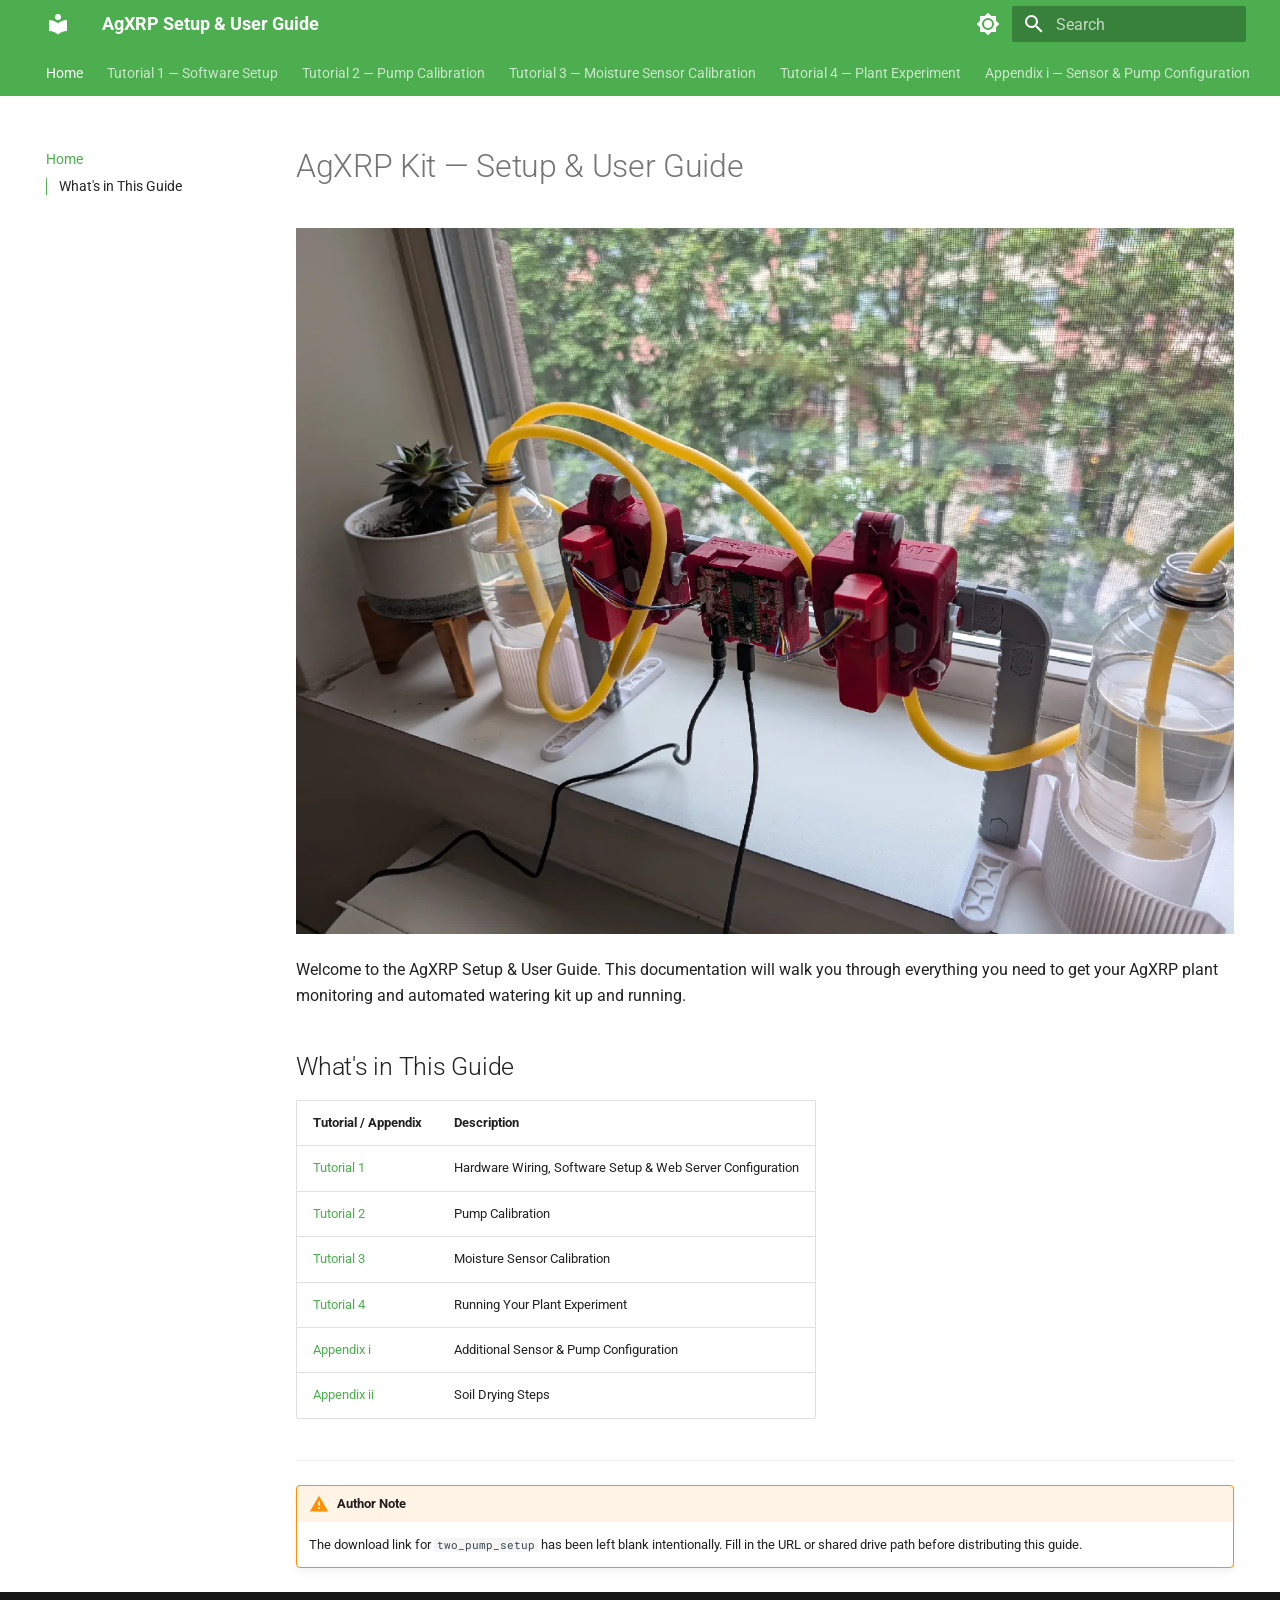
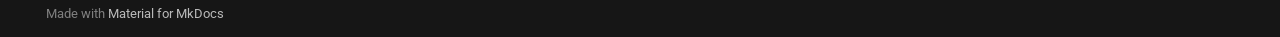
<file: site/index.html>
<!doctype html>
<html lang="en" class="no-js">
  <head>
    
      <meta charset="utf-8">
      <meta name="viewport" content="width=device-width,initial-scale=1">
      
        <meta name="description" content="Complete setup and user guide for the AgXRP plant monitoring kit.">
      
      
        <meta name="author" content="AgXRP Team">
      
      
      
      
        <link rel="next" href="tutorial-1-software-setup/">
      
      
        
      
      
      <link rel="icon" href="assets/images/favicon.png">
      <meta name="generator" content="mkdocs-1.6.1, mkdocs-material-9.7.5">
    
    
      
        <title>AgXRP Setup & User Guide</title>
      
    
    
      <link rel="stylesheet" href="assets/stylesheets/main.484c7ddc.min.css">
      
        
        <link rel="stylesheet" href="assets/stylesheets/palette.ab4e12ef.min.css">
      
      


    
    
      
    
    
      
        
        
        <link rel="preconnect" href="https://fonts.gstatic.com" crossorigin>
        <link rel="stylesheet" href="https://fonts.googleapis.com/css?family=Roboto:300,300i,400,400i,700,700i%7CRoboto+Mono:400,400i,700,700i&display=fallback">
        <style>:root{--md-text-font:"Roboto";--md-code-font:"Roboto Mono"}</style>
      
    
    
    <script>__md_scope=new URL(".",location),__md_hash=e=>[...e].reduce(((e,_)=>(e<<5)-e+_.charCodeAt(0)),0),__md_get=(e,_=localStorage,t=__md_scope)=>JSON.parse(_.getItem(t.pathname+"."+e)),__md_set=(e,_,t=localStorage,a=__md_scope)=>{try{t.setItem(a.pathname+"."+e,JSON.stringify(_))}catch(e){}}</script>
    
      

    
    
  </head>
  
  
    
    
      
    
    
    
    
    <body dir="ltr" data-md-color-scheme="default" data-md-color-primary="green" data-md-color-accent="light-green">
  
    
    <input class="md-toggle" data-md-toggle="drawer" type="checkbox" id="__drawer" autocomplete="off">
    <input class="md-toggle" data-md-toggle="search" type="checkbox" id="__search" autocomplete="off">
    <label class="md-overlay" for="__drawer"></label>
    <div data-md-component="skip">
      
        
        <a href="#agxrp-kit-setup-user-guide" class="md-skip">
          Skip to content
        </a>
      
    </div>
    <div data-md-component="announce">
      
    </div>
    
    
      

<header class="md-header" data-md-component="header">
  <nav class="md-header__inner md-grid" aria-label="Header">
    <a href="." title="AgXRP Setup &amp; User Guide" class="md-header__button md-logo" aria-label="AgXRP Setup & User Guide" data-md-component="logo">
      
  
  <svg xmlns="http://www.w3.org/2000/svg" viewBox="0 0 24 24"><path d="M12 8a3 3 0 0 0 3-3 3 3 0 0 0-3-3 3 3 0 0 0-3 3 3 3 0 0 0 3 3m0 3.54C9.64 9.35 6.5 8 3 8v11c3.5 0 6.64 1.35 9 3.54 2.36-2.19 5.5-3.54 9-3.54V8c-3.5 0-6.64 1.35-9 3.54"/></svg>

    </a>
    <label class="md-header__button md-icon" for="__drawer">
      
      <svg xmlns="http://www.w3.org/2000/svg" viewBox="0 0 24 24"><path d="M3 6h18v2H3zm0 5h18v2H3zm0 5h18v2H3z"/></svg>
    </label>
    <div class="md-header__title" data-md-component="header-title">
      <div class="md-header__ellipsis">
        <div class="md-header__topic">
          <span class="md-ellipsis">
            AgXRP Setup & User Guide
          </span>
        </div>
        <div class="md-header__topic" data-md-component="header-topic">
          <span class="md-ellipsis">
            
              Home
            
          </span>
        </div>
      </div>
    </div>
    
      
        <form class="md-header__option" data-md-component="palette">
  
    
    
    
    <input class="md-option" data-md-color-media="" data-md-color-scheme="default" data-md-color-primary="green" data-md-color-accent="light-green"  aria-label="Switch to dark mode"  type="radio" name="__palette" id="__palette_0">
    
      <label class="md-header__button md-icon" title="Switch to dark mode" for="__palette_1" hidden>
        <svg xmlns="http://www.w3.org/2000/svg" viewBox="0 0 24 24"><path d="M12 8a4 4 0 0 0-4 4 4 4 0 0 0 4 4 4 4 0 0 0 4-4 4 4 0 0 0-4-4m0 10a6 6 0 0 1-6-6 6 6 0 0 1 6-6 6 6 0 0 1 6 6 6 6 0 0 1-6 6m8-9.31V4h-4.69L12 .69 8.69 4H4v4.69L.69 12 4 15.31V20h4.69L12 23.31 15.31 20H20v-4.69L23.31 12z"/></svg>
      </label>
    
  
    
    
    
    <input class="md-option" data-md-color-media="" data-md-color-scheme="slate" data-md-color-primary="green" data-md-color-accent="light-green"  aria-label="Switch to light mode"  type="radio" name="__palette" id="__palette_1">
    
      <label class="md-header__button md-icon" title="Switch to light mode" for="__palette_0" hidden>
        <svg xmlns="http://www.w3.org/2000/svg" viewBox="0 0 24 24"><path d="M12 18c-.89 0-1.74-.2-2.5-.55C11.56 16.5 13 14.42 13 12s-1.44-4.5-3.5-5.45C10.26 6.2 11.11 6 12 6a6 6 0 0 1 6 6 6 6 0 0 1-6 6m8-9.31V4h-4.69L12 .69 8.69 4H4v4.69L.69 12 4 15.31V20h4.69L12 23.31 15.31 20H20v-4.69L23.31 12z"/></svg>
      </label>
    
  
</form>
      
    
    
      <script>var palette=__md_get("__palette");if(palette&&palette.color){if("(prefers-color-scheme)"===palette.color.media){var media=matchMedia("(prefers-color-scheme: light)"),input=document.querySelector(media.matches?"[data-md-color-media='(prefers-color-scheme: light)']":"[data-md-color-media='(prefers-color-scheme: dark)']");palette.color.media=input.getAttribute("data-md-color-media"),palette.color.scheme=input.getAttribute("data-md-color-scheme"),palette.color.primary=input.getAttribute("data-md-color-primary"),palette.color.accent=input.getAttribute("data-md-color-accent")}for(var[key,value]of Object.entries(palette.color))document.body.setAttribute("data-md-color-"+key,value)}</script>
    
    
    
      
      
        <label class="md-header__button md-icon" for="__search">
          
          <svg xmlns="http://www.w3.org/2000/svg" viewBox="0 0 24 24"><path d="M9.5 3A6.5 6.5 0 0 1 16 9.5c0 1.61-.59 3.09-1.56 4.23l.27.27h.79l5 5-1.5 1.5-5-5v-.79l-.27-.27A6.52 6.52 0 0 1 9.5 16 6.5 6.5 0 0 1 3 9.5 6.5 6.5 0 0 1 9.5 3m0 2C7 5 5 7 5 9.5S7 14 9.5 14 14 12 14 9.5 12 5 9.5 5"/></svg>
        </label>
        <div class="md-search" data-md-component="search" role="dialog">
  <label class="md-search__overlay" for="__search"></label>
  <div class="md-search__inner" role="search">
    <form class="md-search__form" name="search">
      <input type="text" class="md-search__input" name="query" aria-label="Search" placeholder="Search" autocapitalize="off" autocorrect="off" autocomplete="off" spellcheck="false" data-md-component="search-query" required>
      <label class="md-search__icon md-icon" for="__search">
        
        <svg xmlns="http://www.w3.org/2000/svg" viewBox="0 0 24 24"><path d="M9.5 3A6.5 6.5 0 0 1 16 9.5c0 1.61-.59 3.09-1.56 4.23l.27.27h.79l5 5-1.5 1.5-5-5v-.79l-.27-.27A6.52 6.52 0 0 1 9.5 16 6.5 6.5 0 0 1 3 9.5 6.5 6.5 0 0 1 9.5 3m0 2C7 5 5 7 5 9.5S7 14 9.5 14 14 12 14 9.5 12 5 9.5 5"/></svg>
        
        <svg xmlns="http://www.w3.org/2000/svg" viewBox="0 0 24 24"><path d="M20 11v2H8l5.5 5.5-1.42 1.42L4.16 12l7.92-7.92L13.5 5.5 8 11z"/></svg>
      </label>
      <nav class="md-search__options" aria-label="Search">
        
        <button type="reset" class="md-search__icon md-icon" title="Clear" aria-label="Clear" tabindex="-1">
          
          <svg xmlns="http://www.w3.org/2000/svg" viewBox="0 0 24 24"><path d="M19 6.41 17.59 5 12 10.59 6.41 5 5 6.41 10.59 12 5 17.59 6.41 19 12 13.41 17.59 19 19 17.59 13.41 12z"/></svg>
        </button>
      </nav>
      
        <div class="md-search__suggest" data-md-component="search-suggest"></div>
      
    </form>
    <div class="md-search__output">
      <div class="md-search__scrollwrap" tabindex="0" data-md-scrollfix>
        <div class="md-search-result" data-md-component="search-result">
          <div class="md-search-result__meta">
            Initializing search
          </div>
          <ol class="md-search-result__list" role="presentation"></ol>
        </div>
      </div>
    </div>
  </div>
</div>
      
    
    
  </nav>
  
</header>
    
    <div class="md-container" data-md-component="container">
      
      
        
          
            
<nav class="md-tabs" aria-label="Tabs" data-md-component="tabs">
  <div class="md-grid">
    <ul class="md-tabs__list">
      
        
  
  
  
    
  
  
    <li class="md-tabs__item md-tabs__item--active">
      <a href="." class="md-tabs__link">
        
  
  
    
  
  Home

      </a>
    </li>
  

      
        
  
  
  
  
    <li class="md-tabs__item">
      <a href="tutorial-1-software-setup/" class="md-tabs__link">
        
  
  
    
  
  Tutorial 1 — Software Setup

      </a>
    </li>
  

      
        
  
  
  
  
    <li class="md-tabs__item">
      <a href="tutorial-2-pump-calibration/" class="md-tabs__link">
        
  
  
    
  
  Tutorial 2 — Pump Calibration

      </a>
    </li>
  

      
        
  
  
  
  
    <li class="md-tabs__item">
      <a href="tutorial-3-moisture-sensor-calibration/" class="md-tabs__link">
        
  
  
    
  
  Tutorial 3 — Moisture Sensor Calibration

      </a>
    </li>
  

      
        
  
  
  
  
    <li class="md-tabs__item">
      <a href="tutorial-4-plant-experiment/" class="md-tabs__link">
        
  
  
    
  
  Tutorial 4 — Plant Experiment

      </a>
    </li>
  

      
        
  
  
  
  
    <li class="md-tabs__item">
      <a href="appendix-i-sensor-pump-configuration/" class="md-tabs__link">
        
  
  
    
  
  Appendix i — Sensor & Pump Configuration

      </a>
    </li>
  

      
        
  
  
  
  
    <li class="md-tabs__item">
      <a href="appendix-ii-soil-drying/" class="md-tabs__link">
        
  
  
    
  
  Appendix ii — Soil Drying Steps

      </a>
    </li>
  

      
    </ul>
  </div>
</nav>
          
        
      
      <main class="md-main" data-md-component="main">
        <div class="md-main__inner md-grid">
          
            
              
              <div class="md-sidebar md-sidebar--primary" data-md-component="sidebar" data-md-type="navigation" >
                <div class="md-sidebar__scrollwrap">
                  <div class="md-sidebar__inner">
                    


  


  

<nav class="md-nav md-nav--primary md-nav--lifted md-nav--integrated" aria-label="Navigation" data-md-level="0">
  <label class="md-nav__title" for="__drawer">
    <a href="." title="AgXRP Setup &amp; User Guide" class="md-nav__button md-logo" aria-label="AgXRP Setup & User Guide" data-md-component="logo">
      
  
  <svg xmlns="http://www.w3.org/2000/svg" viewBox="0 0 24 24"><path d="M12 8a3 3 0 0 0 3-3 3 3 0 0 0-3-3 3 3 0 0 0-3 3 3 3 0 0 0 3 3m0 3.54C9.64 9.35 6.5 8 3 8v11c3.5 0 6.64 1.35 9 3.54 2.36-2.19 5.5-3.54 9-3.54V8c-3.5 0-6.64 1.35-9 3.54"/></svg>

    </a>
    AgXRP Setup & User Guide
  </label>
  
  <ul class="md-nav__list" data-md-scrollfix>
    
      
      
  
  
    
  
  
  
    <li class="md-nav__item md-nav__item--active">
      
      <input class="md-nav__toggle md-toggle" type="checkbox" id="__toc">
      
      
        
      
      
        <label class="md-nav__link md-nav__link--active" for="__toc">
          
  
  
  <span class="md-ellipsis">
    
  
    Home
  

    
  </span>
  
  

          <span class="md-nav__icon md-icon"></span>
        </label>
      
      <a href="." class="md-nav__link md-nav__link--active">
        
  
  
  <span class="md-ellipsis">
    
  
    Home
  

    
  </span>
  
  

      </a>
      
        

<nav class="md-nav md-nav--secondary" aria-label="Table of contents">
  
  
  
    
  
  
    <label class="md-nav__title" for="__toc">
      <span class="md-nav__icon md-icon"></span>
      Table of contents
    </label>
    <ul class="md-nav__list" data-md-component="toc" data-md-scrollfix>
      
        <li class="md-nav__item">
  <a href="#whats-in-this-guide" class="md-nav__link">
    <span class="md-ellipsis">
      
        What's in This Guide
      
    </span>
  </a>
  
</li>
      
    </ul>
  
</nav>
      
    </li>
  

    
      
      
  
  
  
  
    <li class="md-nav__item">
      <a href="tutorial-1-software-setup/" class="md-nav__link">
        
  
  
  <span class="md-ellipsis">
    
  
    Tutorial 1 — Software Setup
  

    
  </span>
  
  

      </a>
    </li>
  

    
      
      
  
  
  
  
    <li class="md-nav__item">
      <a href="tutorial-2-pump-calibration/" class="md-nav__link">
        
  
  
  <span class="md-ellipsis">
    
  
    Tutorial 2 — Pump Calibration
  

    
  </span>
  
  

      </a>
    </li>
  

    
      
      
  
  
  
  
    <li class="md-nav__item">
      <a href="tutorial-3-moisture-sensor-calibration/" class="md-nav__link">
        
  
  
  <span class="md-ellipsis">
    
  
    Tutorial 3 — Moisture Sensor Calibration
  

    
  </span>
  
  

      </a>
    </li>
  

    
      
      
  
  
  
  
    <li class="md-nav__item">
      <a href="tutorial-4-plant-experiment/" class="md-nav__link">
        
  
  
  <span class="md-ellipsis">
    
  
    Tutorial 4 — Plant Experiment
  

    
  </span>
  
  

      </a>
    </li>
  

    
      
      
  
  
  
  
    <li class="md-nav__item">
      <a href="appendix-i-sensor-pump-configuration/" class="md-nav__link">
        
  
  
  <span class="md-ellipsis">
    
  
    Appendix i — Sensor & Pump Configuration
  

    
  </span>
  
  

      </a>
    </li>
  

    
      
      
  
  
  
  
    <li class="md-nav__item">
      <a href="appendix-ii-soil-drying/" class="md-nav__link">
        
  
  
  <span class="md-ellipsis">
    
  
    Appendix ii — Soil Drying Steps
  

    
  </span>
  
  

      </a>
    </li>
  

    
  </ul>
</nav>
                  </div>
                </div>
              </div>
            
            
          
          
            <div class="md-content" data-md-component="content">
              
              <article class="md-content__inner md-typeset">
                
                  



<h1 id="agxrp-kit-setup-user-guide">AgXRP Kit — Setup &amp; User Guide</h1>
<p><img alt="AgXRP Kit" src="images/image5.png" /></p>
<p>Welcome to the AgXRP Setup &amp; User Guide. This documentation will walk you through everything you need to get your AgXRP plant monitoring and automated watering kit up and running.</p>
<h2 id="whats-in-this-guide">What's in This Guide</h2>
<table>
<thead>
<tr>
<th>Tutorial / Appendix</th>
<th>Description</th>
</tr>
</thead>
<tbody>
<tr>
<td><a href="tutorial-1-software-setup/">Tutorial 1</a></td>
<td>Hardware Wiring, Software Setup &amp; Web Server Configuration</td>
</tr>
<tr>
<td><a href="tutorial-2-pump-calibration/">Tutorial 2</a></td>
<td>Pump Calibration</td>
</tr>
<tr>
<td><a href="tutorial-3-moisture-sensor-calibration/">Tutorial 3</a></td>
<td>Moisture Sensor Calibration</td>
</tr>
<tr>
<td><a href="tutorial-4-plant-experiment/">Tutorial 4</a></td>
<td>Running Your Plant Experiment</td>
</tr>
<tr>
<td><a href="appendix-i-sensor-pump-configuration/">Appendix i</a></td>
<td>Additional Sensor &amp; Pump Configuration</td>
</tr>
<tr>
<td><a href="appendix-ii-soil-drying/">Appendix ii</a></td>
<td>Soil Drying Steps</td>
</tr>
</tbody>
</table>
<hr />
<div class="admonition warning">
<p class="admonition-title">Author Note</p>
<p>The download link for <code>two_pump_setup</code> has been left blank intentionally. Fill in the URL or shared drive path before distributing this guide.</p>
</div>












                
              </article>
            </div>
          
          
<script>var target=document.getElementById(location.hash.slice(1));target&&target.name&&(target.checked=target.name.startsWith("__tabbed_"))</script>
        </div>
        
          <button type="button" class="md-top md-icon" data-md-component="top" hidden>
  
  <svg xmlns="http://www.w3.org/2000/svg" viewBox="0 0 24 24"><path d="M13 20h-2V8l-5.5 5.5-1.42-1.42L12 4.16l7.92 7.92-1.42 1.42L13 8z"/></svg>
  Back to top
</button>
        
      </main>
      
        <footer class="md-footer">
  
  <div class="md-footer-meta md-typeset">
    <div class="md-footer-meta__inner md-grid">
      <div class="md-copyright">
  
  
    Made with
    <a href="https://squidfunk.github.io/mkdocs-material/" target="_blank" rel="noopener">
      Material for MkDocs
    </a>
  
</div>
      
    </div>
  </div>
</footer>
      
    </div>
    <div class="md-dialog" data-md-component="dialog">
      <div class="md-dialog__inner md-typeset"></div>
    </div>
    
    
    
      
      
      <script id="__config" type="application/json">{"annotate": null, "base": ".", "features": ["navigation.tabs", "navigation.sections", "navigation.top", "toc.integrate", "search.suggest", "search.highlight", "content.code.annotate"], "search": "assets/javascripts/workers/search.2c215733.min.js", "tags": null, "translations": {"clipboard.copied": "Copied to clipboard", "clipboard.copy": "Copy to clipboard", "search.result.more.one": "1 more on this page", "search.result.more.other": "# more on this page", "search.result.none": "No matching documents", "search.result.one": "1 matching document", "search.result.other": "# matching documents", "search.result.placeholder": "Type to start searching", "search.result.term.missing": "Missing", "select.version": "Select version"}, "version": null}</script>
    
    
      <script src="assets/javascripts/bundle.79ae519e.min.js"></script>
      
    
  </body>
</html>
</file>
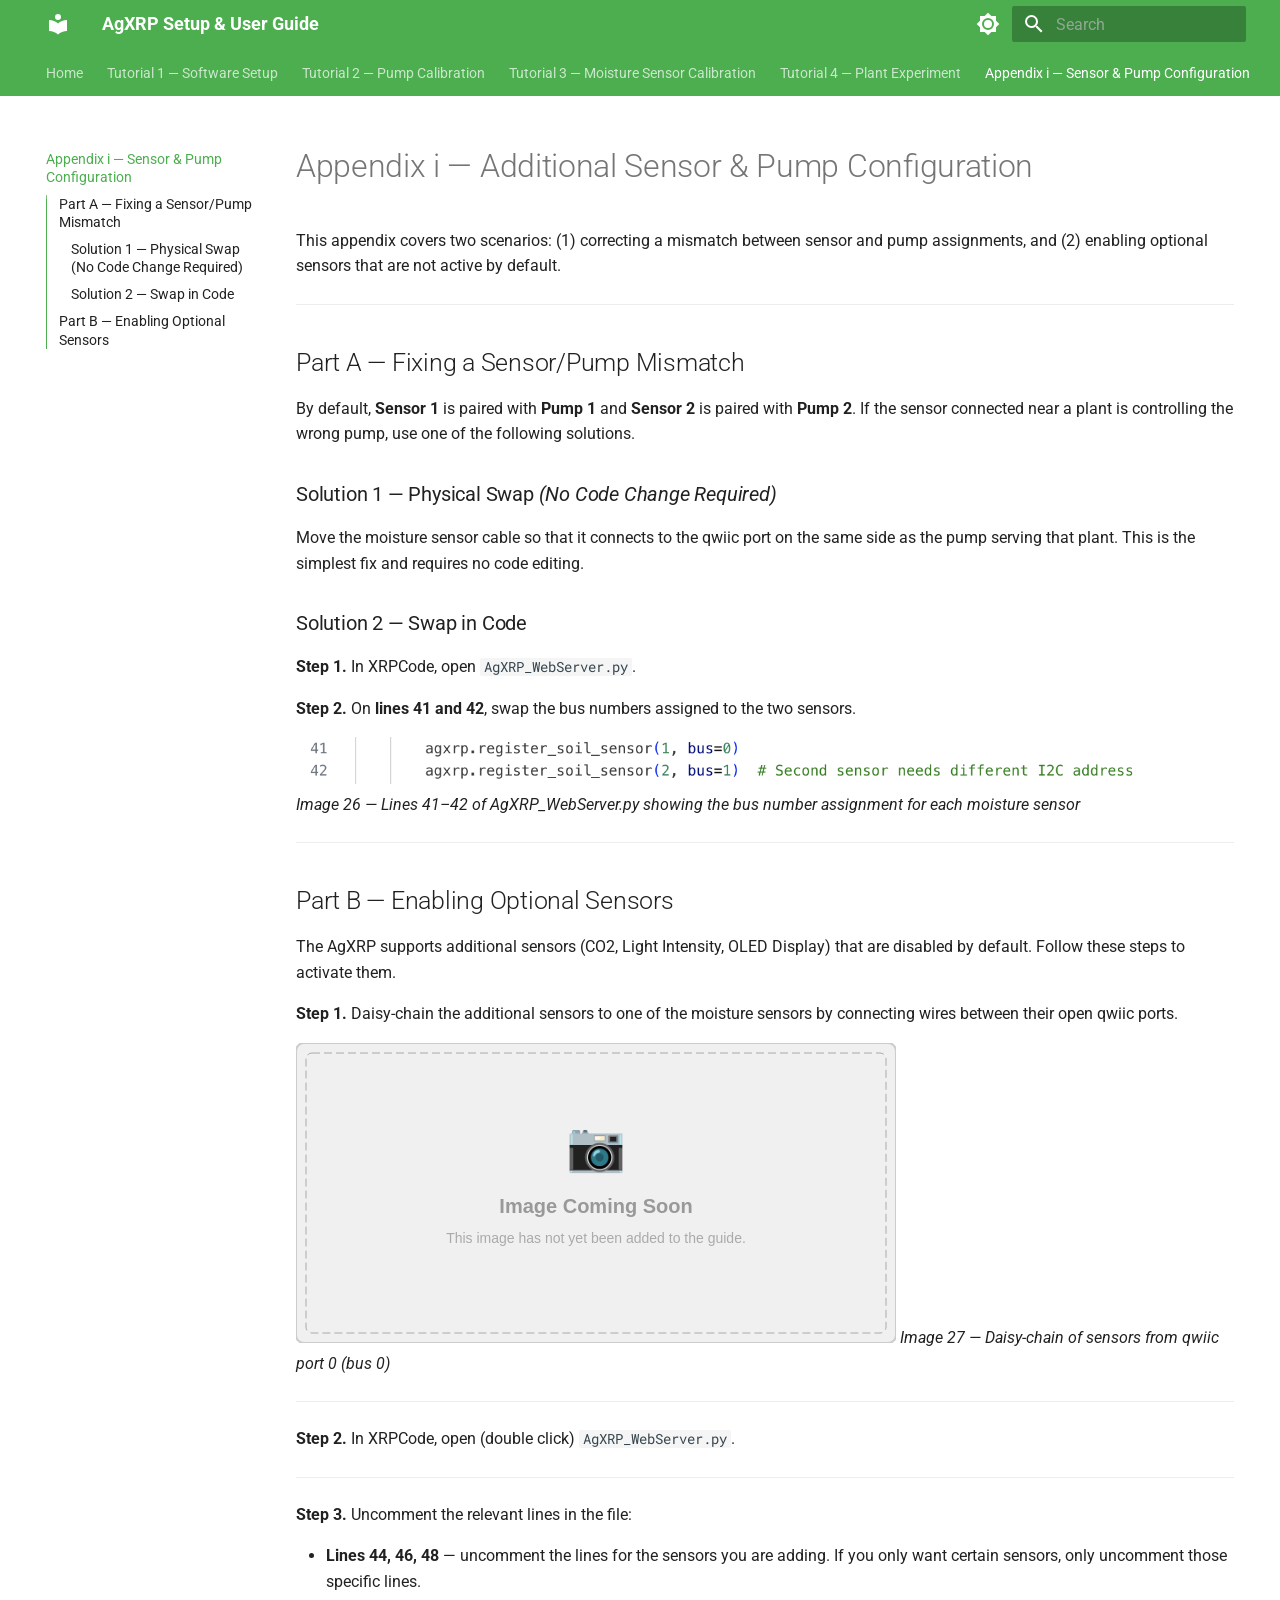
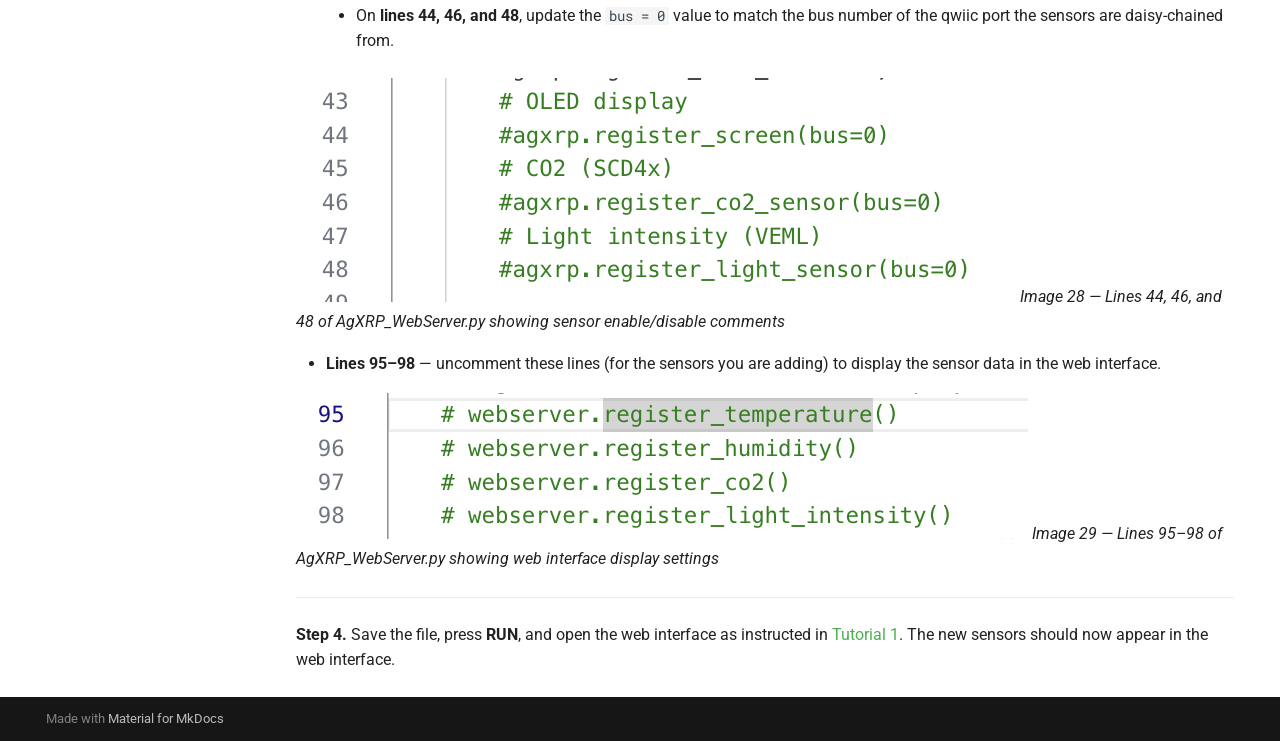
<file: site/appendix-i-sensor-pump-configuration/index.html>
<!doctype html>
<html lang="en" class="no-js">
  <head>
    
      <meta charset="utf-8">
      <meta name="viewport" content="width=device-width,initial-scale=1">
      
        <meta name="description" content="Complete setup and user guide for the AgXRP plant monitoring kit.">
      
      
        <meta name="author" content="AgXRP Team">
      
      
      
        <link rel="prev" href="../tutorial-4-plant-experiment/">
      
      
        <link rel="next" href="../appendix-ii-soil-drying/">
      
      
        
      
      
      <link rel="icon" href="../assets/images/favicon.png">
      <meta name="generator" content="mkdocs-1.6.1, mkdocs-material-9.7.5">
    
    
      
        <title>Appendix i — Sensor & Pump Configuration - AgXRP Setup & User Guide</title>
      
    
    
      <link rel="stylesheet" href="../assets/stylesheets/main.484c7ddc.min.css">
      
        
        <link rel="stylesheet" href="../assets/stylesheets/palette.ab4e12ef.min.css">
      
      


    
    
      
    
    
      
        
        
        <link rel="preconnect" href="https://fonts.gstatic.com" crossorigin>
        <link rel="stylesheet" href="https://fonts.googleapis.com/css?family=Roboto:300,300i,400,400i,700,700i%7CRoboto+Mono:400,400i,700,700i&display=fallback">
        <style>:root{--md-text-font:"Roboto";--md-code-font:"Roboto Mono"}</style>
      
    
    
    <script>__md_scope=new URL("..",location),__md_hash=e=>[...e].reduce(((e,_)=>(e<<5)-e+_.charCodeAt(0)),0),__md_get=(e,_=localStorage,t=__md_scope)=>JSON.parse(_.getItem(t.pathname+"."+e)),__md_set=(e,_,t=localStorage,a=__md_scope)=>{try{t.setItem(a.pathname+"."+e,JSON.stringify(_))}catch(e){}}</script>
    
      

    
    
  </head>
  
  
    
    
      
    
    
    
    
    <body dir="ltr" data-md-color-scheme="default" data-md-color-primary="green" data-md-color-accent="light-green">
  
    
    <input class="md-toggle" data-md-toggle="drawer" type="checkbox" id="__drawer" autocomplete="off">
    <input class="md-toggle" data-md-toggle="search" type="checkbox" id="__search" autocomplete="off">
    <label class="md-overlay" for="__drawer"></label>
    <div data-md-component="skip">
      
        
        <a href="#appendix-i-additional-sensor-pump-configuration" class="md-skip">
          Skip to content
        </a>
      
    </div>
    <div data-md-component="announce">
      
    </div>
    
    
      

<header class="md-header" data-md-component="header">
  <nav class="md-header__inner md-grid" aria-label="Header">
    <a href=".." title="AgXRP Setup &amp; User Guide" class="md-header__button md-logo" aria-label="AgXRP Setup & User Guide" data-md-component="logo">
      
  
  <svg xmlns="http://www.w3.org/2000/svg" viewBox="0 0 24 24"><path d="M12 8a3 3 0 0 0 3-3 3 3 0 0 0-3-3 3 3 0 0 0-3 3 3 3 0 0 0 3 3m0 3.54C9.64 9.35 6.5 8 3 8v11c3.5 0 6.64 1.35 9 3.54 2.36-2.19 5.5-3.54 9-3.54V8c-3.5 0-6.64 1.35-9 3.54"/></svg>

    </a>
    <label class="md-header__button md-icon" for="__drawer">
      
      <svg xmlns="http://www.w3.org/2000/svg" viewBox="0 0 24 24"><path d="M3 6h18v2H3zm0 5h18v2H3zm0 5h18v2H3z"/></svg>
    </label>
    <div class="md-header__title" data-md-component="header-title">
      <div class="md-header__ellipsis">
        <div class="md-header__topic">
          <span class="md-ellipsis">
            AgXRP Setup & User Guide
          </span>
        </div>
        <div class="md-header__topic" data-md-component="header-topic">
          <span class="md-ellipsis">
            
              Appendix i — Sensor & Pump Configuration
            
          </span>
        </div>
      </div>
    </div>
    
      
        <form class="md-header__option" data-md-component="palette">
  
    
    
    
    <input class="md-option" data-md-color-media="" data-md-color-scheme="default" data-md-color-primary="green" data-md-color-accent="light-green"  aria-label="Switch to dark mode"  type="radio" name="__palette" id="__palette_0">
    
      <label class="md-header__button md-icon" title="Switch to dark mode" for="__palette_1" hidden>
        <svg xmlns="http://www.w3.org/2000/svg" viewBox="0 0 24 24"><path d="M12 8a4 4 0 0 0-4 4 4 4 0 0 0 4 4 4 4 0 0 0 4-4 4 4 0 0 0-4-4m0 10a6 6 0 0 1-6-6 6 6 0 0 1 6-6 6 6 0 0 1 6 6 6 6 0 0 1-6 6m8-9.31V4h-4.69L12 .69 8.69 4H4v4.69L.69 12 4 15.31V20h4.69L12 23.31 15.31 20H20v-4.69L23.31 12z"/></svg>
      </label>
    
  
    
    
    
    <input class="md-option" data-md-color-media="" data-md-color-scheme="slate" data-md-color-primary="green" data-md-color-accent="light-green"  aria-label="Switch to light mode"  type="radio" name="__palette" id="__palette_1">
    
      <label class="md-header__button md-icon" title="Switch to light mode" for="__palette_0" hidden>
        <svg xmlns="http://www.w3.org/2000/svg" viewBox="0 0 24 24"><path d="M12 18c-.89 0-1.74-.2-2.5-.55C11.56 16.5 13 14.42 13 12s-1.44-4.5-3.5-5.45C10.26 6.2 11.11 6 12 6a6 6 0 0 1 6 6 6 6 0 0 1-6 6m8-9.31V4h-4.69L12 .69 8.69 4H4v4.69L.69 12 4 15.31V20h4.69L12 23.31 15.31 20H20v-4.69L23.31 12z"/></svg>
      </label>
    
  
</form>
      
    
    
      <script>var palette=__md_get("__palette");if(palette&&palette.color){if("(prefers-color-scheme)"===palette.color.media){var media=matchMedia("(prefers-color-scheme: light)"),input=document.querySelector(media.matches?"[data-md-color-media='(prefers-color-scheme: light)']":"[data-md-color-media='(prefers-color-scheme: dark)']");palette.color.media=input.getAttribute("data-md-color-media"),palette.color.scheme=input.getAttribute("data-md-color-scheme"),palette.color.primary=input.getAttribute("data-md-color-primary"),palette.color.accent=input.getAttribute("data-md-color-accent")}for(var[key,value]of Object.entries(palette.color))document.body.setAttribute("data-md-color-"+key,value)}</script>
    
    
    
      
      
        <label class="md-header__button md-icon" for="__search">
          
          <svg xmlns="http://www.w3.org/2000/svg" viewBox="0 0 24 24"><path d="M9.5 3A6.5 6.5 0 0 1 16 9.5c0 1.61-.59 3.09-1.56 4.23l.27.27h.79l5 5-1.5 1.5-5-5v-.79l-.27-.27A6.52 6.52 0 0 1 9.5 16 6.5 6.5 0 0 1 3 9.5 6.5 6.5 0 0 1 9.5 3m0 2C7 5 5 7 5 9.5S7 14 9.5 14 14 12 14 9.5 12 5 9.5 5"/></svg>
        </label>
        <div class="md-search" data-md-component="search" role="dialog">
  <label class="md-search__overlay" for="__search"></label>
  <div class="md-search__inner" role="search">
    <form class="md-search__form" name="search">
      <input type="text" class="md-search__input" name="query" aria-label="Search" placeholder="Search" autocapitalize="off" autocorrect="off" autocomplete="off" spellcheck="false" data-md-component="search-query" required>
      <label class="md-search__icon md-icon" for="__search">
        
        <svg xmlns="http://www.w3.org/2000/svg" viewBox="0 0 24 24"><path d="M9.5 3A6.5 6.5 0 0 1 16 9.5c0 1.61-.59 3.09-1.56 4.23l.27.27h.79l5 5-1.5 1.5-5-5v-.79l-.27-.27A6.52 6.52 0 0 1 9.5 16 6.5 6.5 0 0 1 3 9.5 6.5 6.5 0 0 1 9.5 3m0 2C7 5 5 7 5 9.5S7 14 9.5 14 14 12 14 9.5 12 5 9.5 5"/></svg>
        
        <svg xmlns="http://www.w3.org/2000/svg" viewBox="0 0 24 24"><path d="M20 11v2H8l5.5 5.5-1.42 1.42L4.16 12l7.92-7.92L13.5 5.5 8 11z"/></svg>
      </label>
      <nav class="md-search__options" aria-label="Search">
        
        <button type="reset" class="md-search__icon md-icon" title="Clear" aria-label="Clear" tabindex="-1">
          
          <svg xmlns="http://www.w3.org/2000/svg" viewBox="0 0 24 24"><path d="M19 6.41 17.59 5 12 10.59 6.41 5 5 6.41 10.59 12 5 17.59 6.41 19 12 13.41 17.59 19 19 17.59 13.41 12z"/></svg>
        </button>
      </nav>
      
        <div class="md-search__suggest" data-md-component="search-suggest"></div>
      
    </form>
    <div class="md-search__output">
      <div class="md-search__scrollwrap" tabindex="0" data-md-scrollfix>
        <div class="md-search-result" data-md-component="search-result">
          <div class="md-search-result__meta">
            Initializing search
          </div>
          <ol class="md-search-result__list" role="presentation"></ol>
        </div>
      </div>
    </div>
  </div>
</div>
      
    
    
  </nav>
  
</header>
    
    <div class="md-container" data-md-component="container">
      
      
        
          
            
<nav class="md-tabs" aria-label="Tabs" data-md-component="tabs">
  <div class="md-grid">
    <ul class="md-tabs__list">
      
        
  
  
  
  
    <li class="md-tabs__item">
      <a href=".." class="md-tabs__link">
        
  
  
    
  
  Home

      </a>
    </li>
  

      
        
  
  
  
  
    <li class="md-tabs__item">
      <a href="../tutorial-1-software-setup/" class="md-tabs__link">
        
  
  
    
  
  Tutorial 1 — Software Setup

      </a>
    </li>
  

      
        
  
  
  
  
    <li class="md-tabs__item">
      <a href="../tutorial-2-pump-calibration/" class="md-tabs__link">
        
  
  
    
  
  Tutorial 2 — Pump Calibration

      </a>
    </li>
  

      
        
  
  
  
  
    <li class="md-tabs__item">
      <a href="../tutorial-3-moisture-sensor-calibration/" class="md-tabs__link">
        
  
  
    
  
  Tutorial 3 — Moisture Sensor Calibration

      </a>
    </li>
  

      
        
  
  
  
  
    <li class="md-tabs__item">
      <a href="../tutorial-4-plant-experiment/" class="md-tabs__link">
        
  
  
    
  
  Tutorial 4 — Plant Experiment

      </a>
    </li>
  

      
        
  
  
  
    
  
  
    <li class="md-tabs__item md-tabs__item--active">
      <a href="./" class="md-tabs__link">
        
  
  
    
  
  Appendix i — Sensor & Pump Configuration

      </a>
    </li>
  

      
        
  
  
  
  
    <li class="md-tabs__item">
      <a href="../appendix-ii-soil-drying/" class="md-tabs__link">
        
  
  
    
  
  Appendix ii — Soil Drying Steps

      </a>
    </li>
  

      
    </ul>
  </div>
</nav>
          
        
      
      <main class="md-main" data-md-component="main">
        <div class="md-main__inner md-grid">
          
            
              
              <div class="md-sidebar md-sidebar--primary" data-md-component="sidebar" data-md-type="navigation" >
                <div class="md-sidebar__scrollwrap">
                  <div class="md-sidebar__inner">
                    


  


  

<nav class="md-nav md-nav--primary md-nav--lifted md-nav--integrated" aria-label="Navigation" data-md-level="0">
  <label class="md-nav__title" for="__drawer">
    <a href=".." title="AgXRP Setup &amp; User Guide" class="md-nav__button md-logo" aria-label="AgXRP Setup & User Guide" data-md-component="logo">
      
  
  <svg xmlns="http://www.w3.org/2000/svg" viewBox="0 0 24 24"><path d="M12 8a3 3 0 0 0 3-3 3 3 0 0 0-3-3 3 3 0 0 0-3 3 3 3 0 0 0 3 3m0 3.54C9.64 9.35 6.5 8 3 8v11c3.5 0 6.64 1.35 9 3.54 2.36-2.19 5.5-3.54 9-3.54V8c-3.5 0-6.64 1.35-9 3.54"/></svg>

    </a>
    AgXRP Setup & User Guide
  </label>
  
  <ul class="md-nav__list" data-md-scrollfix>
    
      
      
  
  
  
  
    <li class="md-nav__item">
      <a href=".." class="md-nav__link">
        
  
  
  <span class="md-ellipsis">
    
  
    Home
  

    
  </span>
  
  

      </a>
    </li>
  

    
      
      
  
  
  
  
    <li class="md-nav__item">
      <a href="../tutorial-1-software-setup/" class="md-nav__link">
        
  
  
  <span class="md-ellipsis">
    
  
    Tutorial 1 — Software Setup
  

    
  </span>
  
  

      </a>
    </li>
  

    
      
      
  
  
  
  
    <li class="md-nav__item">
      <a href="../tutorial-2-pump-calibration/" class="md-nav__link">
        
  
  
  <span class="md-ellipsis">
    
  
    Tutorial 2 — Pump Calibration
  

    
  </span>
  
  

      </a>
    </li>
  

    
      
      
  
  
  
  
    <li class="md-nav__item">
      <a href="../tutorial-3-moisture-sensor-calibration/" class="md-nav__link">
        
  
  
  <span class="md-ellipsis">
    
  
    Tutorial 3 — Moisture Sensor Calibration
  

    
  </span>
  
  

      </a>
    </li>
  

    
      
      
  
  
  
  
    <li class="md-nav__item">
      <a href="../tutorial-4-plant-experiment/" class="md-nav__link">
        
  
  
  <span class="md-ellipsis">
    
  
    Tutorial 4 — Plant Experiment
  

    
  </span>
  
  

      </a>
    </li>
  

    
      
      
  
  
    
  
  
  
    <li class="md-nav__item md-nav__item--active">
      
      <input class="md-nav__toggle md-toggle" type="checkbox" id="__toc">
      
      
        
      
      
        <label class="md-nav__link md-nav__link--active" for="__toc">
          
  
  
  <span class="md-ellipsis">
    
  
    Appendix i — Sensor & Pump Configuration
  

    
  </span>
  
  

          <span class="md-nav__icon md-icon"></span>
        </label>
      
      <a href="./" class="md-nav__link md-nav__link--active">
        
  
  
  <span class="md-ellipsis">
    
  
    Appendix i — Sensor & Pump Configuration
  

    
  </span>
  
  

      </a>
      
        

<nav class="md-nav md-nav--secondary" aria-label="Table of contents">
  
  
  
    
  
  
    <label class="md-nav__title" for="__toc">
      <span class="md-nav__icon md-icon"></span>
      Table of contents
    </label>
    <ul class="md-nav__list" data-md-component="toc" data-md-scrollfix>
      
        <li class="md-nav__item">
  <a href="#part-a-fixing-a-sensorpump-mismatch" class="md-nav__link">
    <span class="md-ellipsis">
      
        Part A — Fixing a Sensor/Pump Mismatch
      
    </span>
  </a>
  
    <nav class="md-nav" aria-label="Part A — Fixing a Sensor/Pump Mismatch">
      <ul class="md-nav__list">
        
          <li class="md-nav__item">
  <a href="#solution-1-physical-swap-no-code-change-required" class="md-nav__link">
    <span class="md-ellipsis">
      
        Solution 1 — Physical Swap (No Code Change Required)
      
    </span>
  </a>
  
</li>
        
          <li class="md-nav__item">
  <a href="#solution-2-swap-in-code" class="md-nav__link">
    <span class="md-ellipsis">
      
        Solution 2 — Swap in Code
      
    </span>
  </a>
  
</li>
        
      </ul>
    </nav>
  
</li>
      
        <li class="md-nav__item">
  <a href="#part-b-enabling-optional-sensors" class="md-nav__link">
    <span class="md-ellipsis">
      
        Part B — Enabling Optional Sensors
      
    </span>
  </a>
  
</li>
      
    </ul>
  
</nav>
      
    </li>
  

    
      
      
  
  
  
  
    <li class="md-nav__item">
      <a href="../appendix-ii-soil-drying/" class="md-nav__link">
        
  
  
  <span class="md-ellipsis">
    
  
    Appendix ii — Soil Drying Steps
  

    
  </span>
  
  

      </a>
    </li>
  

    
  </ul>
</nav>
                  </div>
                </div>
              </div>
            
            
          
          
            <div class="md-content" data-md-component="content">
              
              <article class="md-content__inner md-typeset">
                
                  



<h1 id="appendix-i-additional-sensor-pump-configuration">Appendix i — Additional Sensor &amp; Pump Configuration</h1>
<p>This appendix covers two scenarios: (1) correcting a mismatch between sensor and pump assignments, and (2) enabling optional sensors that are not active by default.</p>
<hr />
<h2 id="part-a-fixing-a-sensorpump-mismatch">Part A — Fixing a Sensor/Pump Mismatch</h2>
<p>By default, <strong>Sensor 1</strong> is paired with <strong>Pump 1</strong> and <strong>Sensor 2</strong> is paired with <strong>Pump 2</strong>. If the sensor connected near a plant is controlling the wrong pump, use one of the following solutions.</p>
<h3 id="solution-1-physical-swap-no-code-change-required">Solution 1 — Physical Swap <em>(No Code Change Required)</em></h3>
<p>Move the moisture sensor cable so that it connects to the qwiic port on the same side as the pump serving that plant. This is the simplest fix and requires no code editing.</p>
<h3 id="solution-2-swap-in-code">Solution 2 — Swap in Code</h3>
<p><strong>Step 1.</strong> In XRPCode, open <code>AgXRP_WebServer.py</code>.</p>
<p><strong>Step 2.</strong> On <strong>lines 41 and 42</strong>, swap the bus numbers assigned to the two sensors.</p>
<p><img alt="Image 26 — Lines 41–42 of AgXRP_WebServer.py showing the bus number assignment for each moisture sensor" src="../images/image17.png" />
<em>Image 26 — Lines 41–42 of AgXRP_WebServer.py showing the bus number assignment for each moisture sensor</em></p>
<hr />
<h2 id="part-b-enabling-optional-sensors">Part B — Enabling Optional Sensors</h2>
<p>The AgXRP supports additional sensors (CO2, Light Intensity, OLED Display) that are disabled by default. Follow these steps to activate them.</p>
<p><strong>Step 1.</strong> Daisy-chain the additional sensors to one of the moisture sensors by connecting wires between their open qwiic ports.</p>
<p><img alt="Image 27 — Daisy-chain of sensors from qwiic port 0 (bus 0)" src="../images/placeholder-missing.svg" />
<em>Image 27 — Daisy-chain of sensors from qwiic port 0 (bus 0)</em></p>
<hr />
<p><strong>Step 2.</strong> In XRPCode, open (double click) <code>AgXRP_WebServer.py</code>.</p>
<hr />
<p><strong>Step 3.</strong> Uncomment the relevant lines in the file:</p>
<ul>
<li><strong>Lines 44, 46, 48</strong> — uncomment the lines for the sensors you are adding. If you only want certain sensors, only uncomment those specific lines.<ul>
<li>On <strong>lines 44, 46, and 48</strong>, update the <code>bus = 0</code> value to match the bus number of the qwiic port the sensors are daisy-chained from.</li>
</ul>
</li>
</ul>
<p><img alt="Image 28 — Lines 44, 46, and 48 of AgXRP_WebServer.py showing sensor enable/disable comments" src="../images/image10.png" />
<em>Image 28 — Lines 44, 46, and 48 of AgXRP_WebServer.py showing sensor enable/disable comments</em></p>
<ul>
<li><strong>Lines 95–98</strong> — uncomment these lines (for the sensors you are adding) to display the sensor data in the web interface.</li>
</ul>
<p><img alt="Image 29 — Lines 95–98 of AgXRP_WebServer.py showing web interface display settings" src="../images/image9.png" />
<em>Image 29 — Lines 95–98 of AgXRP_WebServer.py showing web interface display settings</em></p>
<hr />
<p><strong>Step 4.</strong> Save the file, press <strong>RUN</strong>, and open the web interface as instructed in <a href="../tutorial-1-software-setup/">Tutorial 1</a>. The new sensors should now appear in the web interface.</p>












                
              </article>
            </div>
          
          
<script>var target=document.getElementById(location.hash.slice(1));target&&target.name&&(target.checked=target.name.startsWith("__tabbed_"))</script>
        </div>
        
          <button type="button" class="md-top md-icon" data-md-component="top" hidden>
  
  <svg xmlns="http://www.w3.org/2000/svg" viewBox="0 0 24 24"><path d="M13 20h-2V8l-5.5 5.5-1.42-1.42L12 4.16l7.92 7.92-1.42 1.42L13 8z"/></svg>
  Back to top
</button>
        
      </main>
      
        <footer class="md-footer">
  
  <div class="md-footer-meta md-typeset">
    <div class="md-footer-meta__inner md-grid">
      <div class="md-copyright">
  
  
    Made with
    <a href="https://squidfunk.github.io/mkdocs-material/" target="_blank" rel="noopener">
      Material for MkDocs
    </a>
  
</div>
      
    </div>
  </div>
</footer>
      
    </div>
    <div class="md-dialog" data-md-component="dialog">
      <div class="md-dialog__inner md-typeset"></div>
    </div>
    
    
    
      
      
      <script id="__config" type="application/json">{"annotate": null, "base": "..", "features": ["navigation.tabs", "navigation.sections", "navigation.top", "toc.integrate", "search.suggest", "search.highlight", "content.code.annotate"], "search": "../assets/javascripts/workers/search.2c215733.min.js", "tags": null, "translations": {"clipboard.copied": "Copied to clipboard", "clipboard.copy": "Copy to clipboard", "search.result.more.one": "1 more on this page", "search.result.more.other": "# more on this page", "search.result.none": "No matching documents", "search.result.one": "1 matching document", "search.result.other": "# matching documents", "search.result.placeholder": "Type to start searching", "search.result.term.missing": "Missing", "select.version": "Select version"}, "version": null}</script>
    
    
      <script src="../assets/javascripts/bundle.79ae519e.min.js"></script>
      
    
  </body>
</html>
</file>
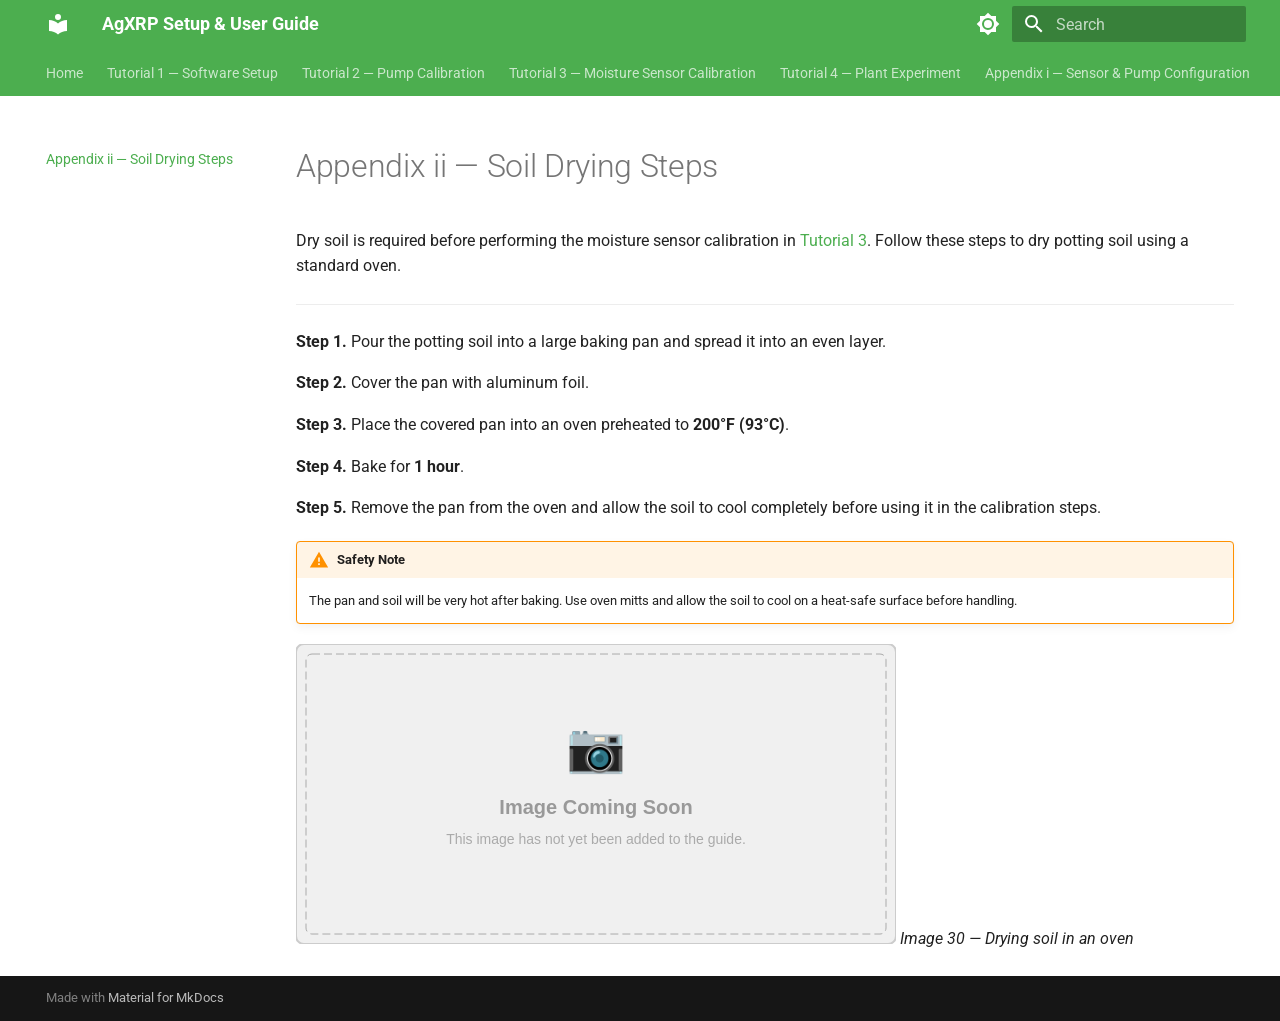
<file: site/appendix-ii-soil-drying/index.html>
<!doctype html>
<html lang="en" class="no-js">
  <head>
    
      <meta charset="utf-8">
      <meta name="viewport" content="width=device-width,initial-scale=1">
      
        <meta name="description" content="Complete setup and user guide for the AgXRP plant monitoring kit.">
      
      
        <meta name="author" content="AgXRP Team">
      
      
      
        <link rel="prev" href="../appendix-i-sensor-pump-configuration/">
      
      
      
        
      
      
      <link rel="icon" href="../assets/images/favicon.png">
      <meta name="generator" content="mkdocs-1.6.1, mkdocs-material-9.7.5">
    
    
      
        <title>Appendix ii — Soil Drying Steps - AgXRP Setup & User Guide</title>
      
    
    
      <link rel="stylesheet" href="../assets/stylesheets/main.484c7ddc.min.css">
      
        
        <link rel="stylesheet" href="../assets/stylesheets/palette.ab4e12ef.min.css">
      
      


    
    
      
    
    
      
        
        
        <link rel="preconnect" href="https://fonts.gstatic.com" crossorigin>
        <link rel="stylesheet" href="https://fonts.googleapis.com/css?family=Roboto:300,300i,400,400i,700,700i%7CRoboto+Mono:400,400i,700,700i&display=fallback">
        <style>:root{--md-text-font:"Roboto";--md-code-font:"Roboto Mono"}</style>
      
    
    
    <script>__md_scope=new URL("..",location),__md_hash=e=>[...e].reduce(((e,_)=>(e<<5)-e+_.charCodeAt(0)),0),__md_get=(e,_=localStorage,t=__md_scope)=>JSON.parse(_.getItem(t.pathname+"."+e)),__md_set=(e,_,t=localStorage,a=__md_scope)=>{try{t.setItem(a.pathname+"."+e,JSON.stringify(_))}catch(e){}}</script>
    
      

    
    
  </head>
  
  
    
    
      
    
    
    
    
    <body dir="ltr" data-md-color-scheme="default" data-md-color-primary="green" data-md-color-accent="light-green">
  
    
    <input class="md-toggle" data-md-toggle="drawer" type="checkbox" id="__drawer" autocomplete="off">
    <input class="md-toggle" data-md-toggle="search" type="checkbox" id="__search" autocomplete="off">
    <label class="md-overlay" for="__drawer"></label>
    <div data-md-component="skip">
      
        
        <a href="#appendix-ii-soil-drying-steps" class="md-skip">
          Skip to content
        </a>
      
    </div>
    <div data-md-component="announce">
      
    </div>
    
    
      

<header class="md-header" data-md-component="header">
  <nav class="md-header__inner md-grid" aria-label="Header">
    <a href=".." title="AgXRP Setup &amp; User Guide" class="md-header__button md-logo" aria-label="AgXRP Setup & User Guide" data-md-component="logo">
      
  
  <svg xmlns="http://www.w3.org/2000/svg" viewBox="0 0 24 24"><path d="M12 8a3 3 0 0 0 3-3 3 3 0 0 0-3-3 3 3 0 0 0-3 3 3 3 0 0 0 3 3m0 3.54C9.64 9.35 6.5 8 3 8v11c3.5 0 6.64 1.35 9 3.54 2.36-2.19 5.5-3.54 9-3.54V8c-3.5 0-6.64 1.35-9 3.54"/></svg>

    </a>
    <label class="md-header__button md-icon" for="__drawer">
      
      <svg xmlns="http://www.w3.org/2000/svg" viewBox="0 0 24 24"><path d="M3 6h18v2H3zm0 5h18v2H3zm0 5h18v2H3z"/></svg>
    </label>
    <div class="md-header__title" data-md-component="header-title">
      <div class="md-header__ellipsis">
        <div class="md-header__topic">
          <span class="md-ellipsis">
            AgXRP Setup & User Guide
          </span>
        </div>
        <div class="md-header__topic" data-md-component="header-topic">
          <span class="md-ellipsis">
            
              Appendix ii — Soil Drying Steps
            
          </span>
        </div>
      </div>
    </div>
    
      
        <form class="md-header__option" data-md-component="palette">
  
    
    
    
    <input class="md-option" data-md-color-media="" data-md-color-scheme="default" data-md-color-primary="green" data-md-color-accent="light-green"  aria-label="Switch to dark mode"  type="radio" name="__palette" id="__palette_0">
    
      <label class="md-header__button md-icon" title="Switch to dark mode" for="__palette_1" hidden>
        <svg xmlns="http://www.w3.org/2000/svg" viewBox="0 0 24 24"><path d="M12 8a4 4 0 0 0-4 4 4 4 0 0 0 4 4 4 4 0 0 0 4-4 4 4 0 0 0-4-4m0 10a6 6 0 0 1-6-6 6 6 0 0 1 6-6 6 6 0 0 1 6 6 6 6 0 0 1-6 6m8-9.31V4h-4.69L12 .69 8.69 4H4v4.69L.69 12 4 15.31V20h4.69L12 23.31 15.31 20H20v-4.69L23.31 12z"/></svg>
      </label>
    
  
    
    
    
    <input class="md-option" data-md-color-media="" data-md-color-scheme="slate" data-md-color-primary="green" data-md-color-accent="light-green"  aria-label="Switch to light mode"  type="radio" name="__palette" id="__palette_1">
    
      <label class="md-header__button md-icon" title="Switch to light mode" for="__palette_0" hidden>
        <svg xmlns="http://www.w3.org/2000/svg" viewBox="0 0 24 24"><path d="M12 18c-.89 0-1.74-.2-2.5-.55C11.56 16.5 13 14.42 13 12s-1.44-4.5-3.5-5.45C10.26 6.2 11.11 6 12 6a6 6 0 0 1 6 6 6 6 0 0 1-6 6m8-9.31V4h-4.69L12 .69 8.69 4H4v4.69L.69 12 4 15.31V20h4.69L12 23.31 15.31 20H20v-4.69L23.31 12z"/></svg>
      </label>
    
  
</form>
      
    
    
      <script>var palette=__md_get("__palette");if(palette&&palette.color){if("(prefers-color-scheme)"===palette.color.media){var media=matchMedia("(prefers-color-scheme: light)"),input=document.querySelector(media.matches?"[data-md-color-media='(prefers-color-scheme: light)']":"[data-md-color-media='(prefers-color-scheme: dark)']");palette.color.media=input.getAttribute("data-md-color-media"),palette.color.scheme=input.getAttribute("data-md-color-scheme"),palette.color.primary=input.getAttribute("data-md-color-primary"),palette.color.accent=input.getAttribute("data-md-color-accent")}for(var[key,value]of Object.entries(palette.color))document.body.setAttribute("data-md-color-"+key,value)}</script>
    
    
    
      
      
        <label class="md-header__button md-icon" for="__search">
          
          <svg xmlns="http://www.w3.org/2000/svg" viewBox="0 0 24 24"><path d="M9.5 3A6.5 6.5 0 0 1 16 9.5c0 1.61-.59 3.09-1.56 4.23l.27.27h.79l5 5-1.5 1.5-5-5v-.79l-.27-.27A6.52 6.52 0 0 1 9.5 16 6.5 6.5 0 0 1 3 9.5 6.5 6.5 0 0 1 9.5 3m0 2C7 5 5 7 5 9.5S7 14 9.5 14 14 12 14 9.5 12 5 9.5 5"/></svg>
        </label>
        <div class="md-search" data-md-component="search" role="dialog">
  <label class="md-search__overlay" for="__search"></label>
  <div class="md-search__inner" role="search">
    <form class="md-search__form" name="search">
      <input type="text" class="md-search__input" name="query" aria-label="Search" placeholder="Search" autocapitalize="off" autocorrect="off" autocomplete="off" spellcheck="false" data-md-component="search-query" required>
      <label class="md-search__icon md-icon" for="__search">
        
        <svg xmlns="http://www.w3.org/2000/svg" viewBox="0 0 24 24"><path d="M9.5 3A6.5 6.5 0 0 1 16 9.5c0 1.61-.59 3.09-1.56 4.23l.27.27h.79l5 5-1.5 1.5-5-5v-.79l-.27-.27A6.52 6.52 0 0 1 9.5 16 6.5 6.5 0 0 1 3 9.5 6.5 6.5 0 0 1 9.5 3m0 2C7 5 5 7 5 9.5S7 14 9.5 14 14 12 14 9.5 12 5 9.5 5"/></svg>
        
        <svg xmlns="http://www.w3.org/2000/svg" viewBox="0 0 24 24"><path d="M20 11v2H8l5.5 5.5-1.42 1.42L4.16 12l7.92-7.92L13.5 5.5 8 11z"/></svg>
      </label>
      <nav class="md-search__options" aria-label="Search">
        
        <button type="reset" class="md-search__icon md-icon" title="Clear" aria-label="Clear" tabindex="-1">
          
          <svg xmlns="http://www.w3.org/2000/svg" viewBox="0 0 24 24"><path d="M19 6.41 17.59 5 12 10.59 6.41 5 5 6.41 10.59 12 5 17.59 6.41 19 12 13.41 17.59 19 19 17.59 13.41 12z"/></svg>
        </button>
      </nav>
      
        <div class="md-search__suggest" data-md-component="search-suggest"></div>
      
    </form>
    <div class="md-search__output">
      <div class="md-search__scrollwrap" tabindex="0" data-md-scrollfix>
        <div class="md-search-result" data-md-component="search-result">
          <div class="md-search-result__meta">
            Initializing search
          </div>
          <ol class="md-search-result__list" role="presentation"></ol>
        </div>
      </div>
    </div>
  </div>
</div>
      
    
    
  </nav>
  
</header>
    
    <div class="md-container" data-md-component="container">
      
      
        
          
            
<nav class="md-tabs" aria-label="Tabs" data-md-component="tabs">
  <div class="md-grid">
    <ul class="md-tabs__list">
      
        
  
  
  
  
    <li class="md-tabs__item">
      <a href=".." class="md-tabs__link">
        
  
  
    
  
  Home

      </a>
    </li>
  

      
        
  
  
  
  
    <li class="md-tabs__item">
      <a href="../tutorial-1-software-setup/" class="md-tabs__link">
        
  
  
    
  
  Tutorial 1 — Software Setup

      </a>
    </li>
  

      
        
  
  
  
  
    <li class="md-tabs__item">
      <a href="../tutorial-2-pump-calibration/" class="md-tabs__link">
        
  
  
    
  
  Tutorial 2 — Pump Calibration

      </a>
    </li>
  

      
        
  
  
  
  
    <li class="md-tabs__item">
      <a href="../tutorial-3-moisture-sensor-calibration/" class="md-tabs__link">
        
  
  
    
  
  Tutorial 3 — Moisture Sensor Calibration

      </a>
    </li>
  

      
        
  
  
  
  
    <li class="md-tabs__item">
      <a href="../tutorial-4-plant-experiment/" class="md-tabs__link">
        
  
  
    
  
  Tutorial 4 — Plant Experiment

      </a>
    </li>
  

      
        
  
  
  
  
    <li class="md-tabs__item">
      <a href="../appendix-i-sensor-pump-configuration/" class="md-tabs__link">
        
  
  
    
  
  Appendix i — Sensor & Pump Configuration

      </a>
    </li>
  

      
        
  
  
  
    
  
  
    <li class="md-tabs__item md-tabs__item--active">
      <a href="./" class="md-tabs__link">
        
  
  
    
  
  Appendix ii — Soil Drying Steps

      </a>
    </li>
  

      
    </ul>
  </div>
</nav>
          
        
      
      <main class="md-main" data-md-component="main">
        <div class="md-main__inner md-grid">
          
            
              
              <div class="md-sidebar md-sidebar--primary" data-md-component="sidebar" data-md-type="navigation" >
                <div class="md-sidebar__scrollwrap">
                  <div class="md-sidebar__inner">
                    


  


  

<nav class="md-nav md-nav--primary md-nav--lifted md-nav--integrated" aria-label="Navigation" data-md-level="0">
  <label class="md-nav__title" for="__drawer">
    <a href=".." title="AgXRP Setup &amp; User Guide" class="md-nav__button md-logo" aria-label="AgXRP Setup & User Guide" data-md-component="logo">
      
  
  <svg xmlns="http://www.w3.org/2000/svg" viewBox="0 0 24 24"><path d="M12 8a3 3 0 0 0 3-3 3 3 0 0 0-3-3 3 3 0 0 0-3 3 3 3 0 0 0 3 3m0 3.54C9.64 9.35 6.5 8 3 8v11c3.5 0 6.64 1.35 9 3.54 2.36-2.19 5.5-3.54 9-3.54V8c-3.5 0-6.64 1.35-9 3.54"/></svg>

    </a>
    AgXRP Setup & User Guide
  </label>
  
  <ul class="md-nav__list" data-md-scrollfix>
    
      
      
  
  
  
  
    <li class="md-nav__item">
      <a href=".." class="md-nav__link">
        
  
  
  <span class="md-ellipsis">
    
  
    Home
  

    
  </span>
  
  

      </a>
    </li>
  

    
      
      
  
  
  
  
    <li class="md-nav__item">
      <a href="../tutorial-1-software-setup/" class="md-nav__link">
        
  
  
  <span class="md-ellipsis">
    
  
    Tutorial 1 — Software Setup
  

    
  </span>
  
  

      </a>
    </li>
  

    
      
      
  
  
  
  
    <li class="md-nav__item">
      <a href="../tutorial-2-pump-calibration/" class="md-nav__link">
        
  
  
  <span class="md-ellipsis">
    
  
    Tutorial 2 — Pump Calibration
  

    
  </span>
  
  

      </a>
    </li>
  

    
      
      
  
  
  
  
    <li class="md-nav__item">
      <a href="../tutorial-3-moisture-sensor-calibration/" class="md-nav__link">
        
  
  
  <span class="md-ellipsis">
    
  
    Tutorial 3 — Moisture Sensor Calibration
  

    
  </span>
  
  

      </a>
    </li>
  

    
      
      
  
  
  
  
    <li class="md-nav__item">
      <a href="../tutorial-4-plant-experiment/" class="md-nav__link">
        
  
  
  <span class="md-ellipsis">
    
  
    Tutorial 4 — Plant Experiment
  

    
  </span>
  
  

      </a>
    </li>
  

    
      
      
  
  
  
  
    <li class="md-nav__item">
      <a href="../appendix-i-sensor-pump-configuration/" class="md-nav__link">
        
  
  
  <span class="md-ellipsis">
    
  
    Appendix i — Sensor & Pump Configuration
  

    
  </span>
  
  

      </a>
    </li>
  

    
      
      
  
  
    
  
  
  
    <li class="md-nav__item md-nav__item--active">
      
      <input class="md-nav__toggle md-toggle" type="checkbox" id="__toc">
      
      
        
      
      
      <a href="./" class="md-nav__link md-nav__link--active">
        
  
  
  <span class="md-ellipsis">
    
  
    Appendix ii — Soil Drying Steps
  

    
  </span>
  
  

      </a>
      
    </li>
  

    
  </ul>
</nav>
                  </div>
                </div>
              </div>
            
            
          
          
            <div class="md-content" data-md-component="content">
              
              <article class="md-content__inner md-typeset">
                
                  



<h1 id="appendix-ii-soil-drying-steps">Appendix ii — Soil Drying Steps</h1>
<p>Dry soil is required before performing the moisture sensor calibration in <a href="../tutorial-3-moisture-sensor-calibration/">Tutorial 3</a>. Follow these steps to dry potting soil using a standard oven.</p>
<hr />
<p><strong>Step 1.</strong> Pour the potting soil into a large baking pan and spread it into an even layer.</p>
<p><strong>Step 2.</strong> Cover the pan with aluminum foil.</p>
<p><strong>Step 3.</strong> Place the covered pan into an oven preheated to <strong>200°F (93°C)</strong>.</p>
<p><strong>Step 4.</strong> Bake for <strong>1 hour</strong>.</p>
<p><strong>Step 5.</strong> Remove the pan from the oven and allow the soil to cool completely before using it in the calibration steps.</p>
<div class="admonition warning">
<p class="admonition-title">Safety Note</p>
<p>The pan and soil will be very hot after baking. Use oven mitts and allow the soil to cool on a heat-safe surface before handling.</p>
</div>
<p><img alt="Image 30 — Drying soil in an oven" src="../images/placeholder-missing.svg" />
<em>Image 30 — Drying soil in an oven</em></p>












                
              </article>
            </div>
          
          
<script>var target=document.getElementById(location.hash.slice(1));target&&target.name&&(target.checked=target.name.startsWith("__tabbed_"))</script>
        </div>
        
          <button type="button" class="md-top md-icon" data-md-component="top" hidden>
  
  <svg xmlns="http://www.w3.org/2000/svg" viewBox="0 0 24 24"><path d="M13 20h-2V8l-5.5 5.5-1.42-1.42L12 4.16l7.92 7.92-1.42 1.42L13 8z"/></svg>
  Back to top
</button>
        
      </main>
      
        <footer class="md-footer">
  
  <div class="md-footer-meta md-typeset">
    <div class="md-footer-meta__inner md-grid">
      <div class="md-copyright">
  
  
    Made with
    <a href="https://squidfunk.github.io/mkdocs-material/" target="_blank" rel="noopener">
      Material for MkDocs
    </a>
  
</div>
      
    </div>
  </div>
</footer>
      
    </div>
    <div class="md-dialog" data-md-component="dialog">
      <div class="md-dialog__inner md-typeset"></div>
    </div>
    
    
    
      
      
      <script id="__config" type="application/json">{"annotate": null, "base": "..", "features": ["navigation.tabs", "navigation.sections", "navigation.top", "toc.integrate", "search.suggest", "search.highlight", "content.code.annotate"], "search": "../assets/javascripts/workers/search.2c215733.min.js", "tags": null, "translations": {"clipboard.copied": "Copied to clipboard", "clipboard.copy": "Copy to clipboard", "search.result.more.one": "1 more on this page", "search.result.more.other": "# more on this page", "search.result.none": "No matching documents", "search.result.one": "1 matching document", "search.result.other": "# matching documents", "search.result.placeholder": "Type to start searching", "search.result.term.missing": "Missing", "select.version": "Select version"}, "version": null}</script>
    
    
      <script src="../assets/javascripts/bundle.79ae519e.min.js"></script>
      
    
  </body>
</html>
</file>
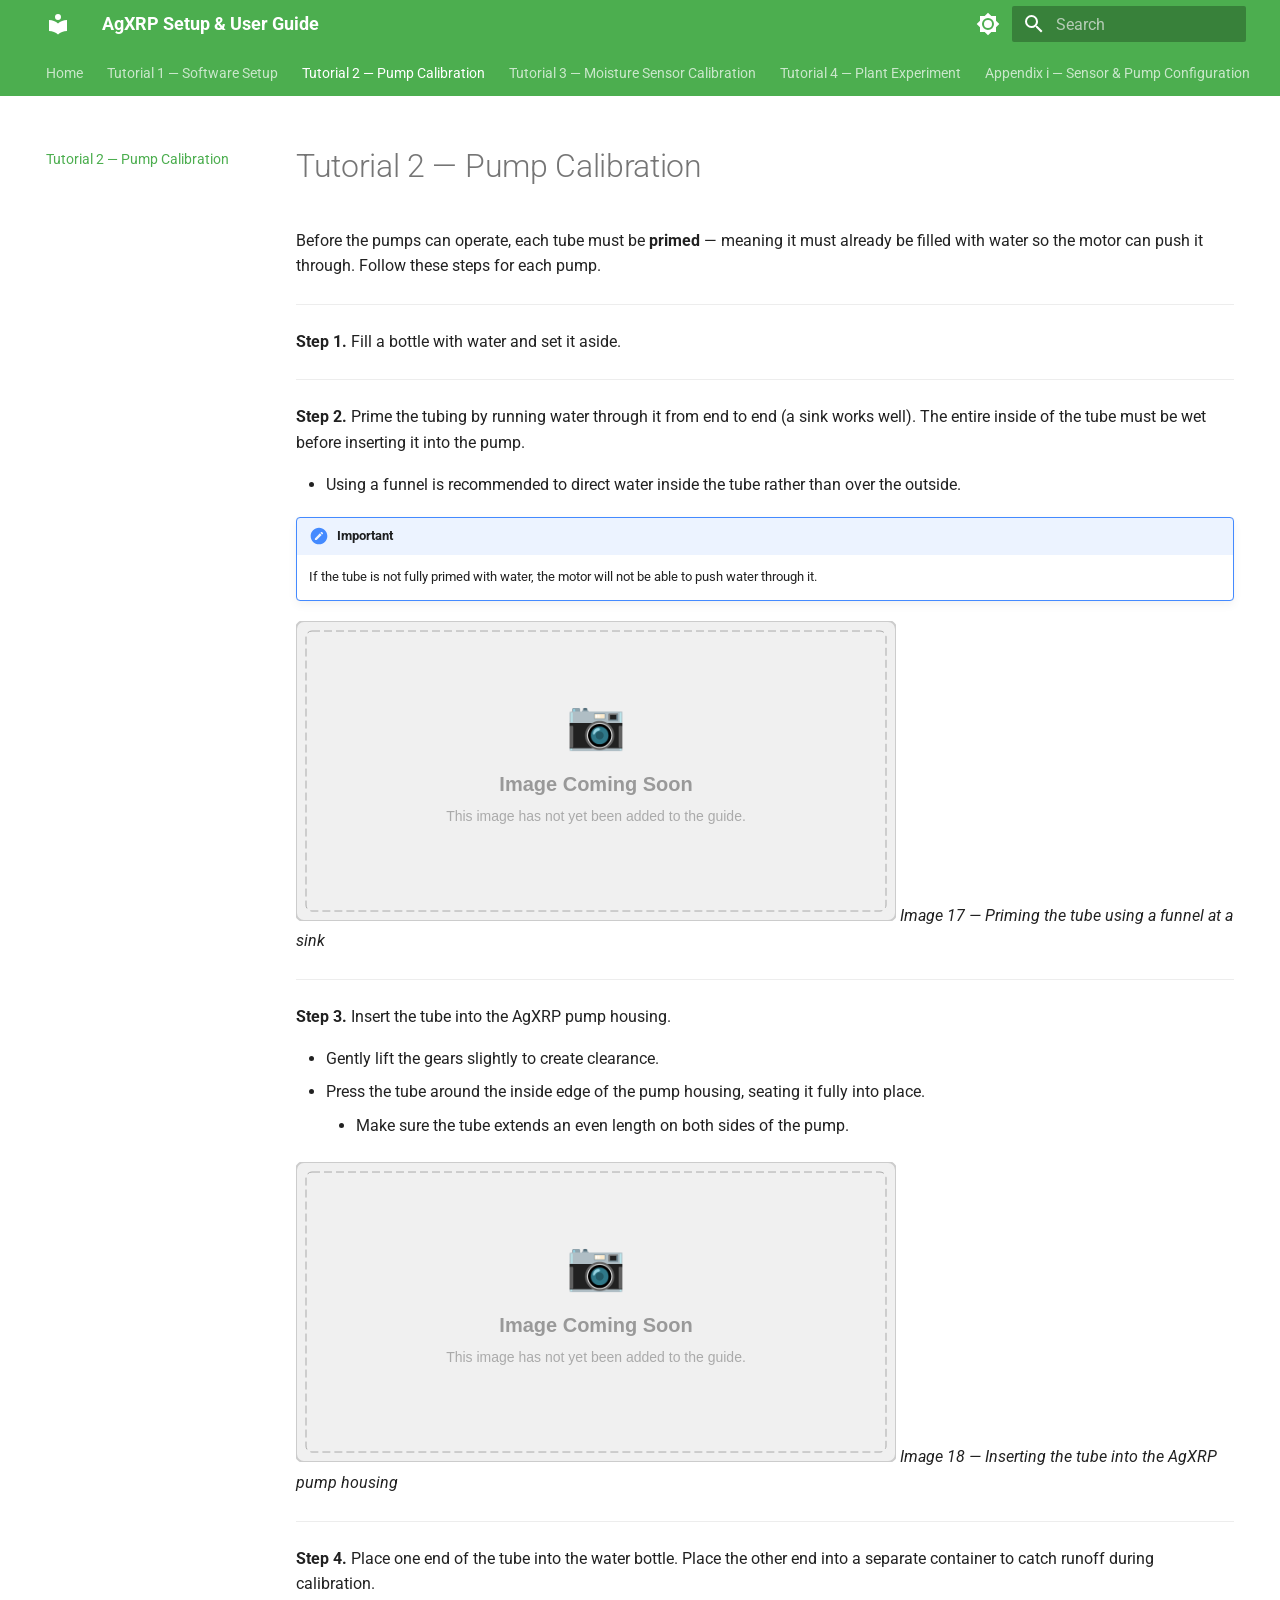
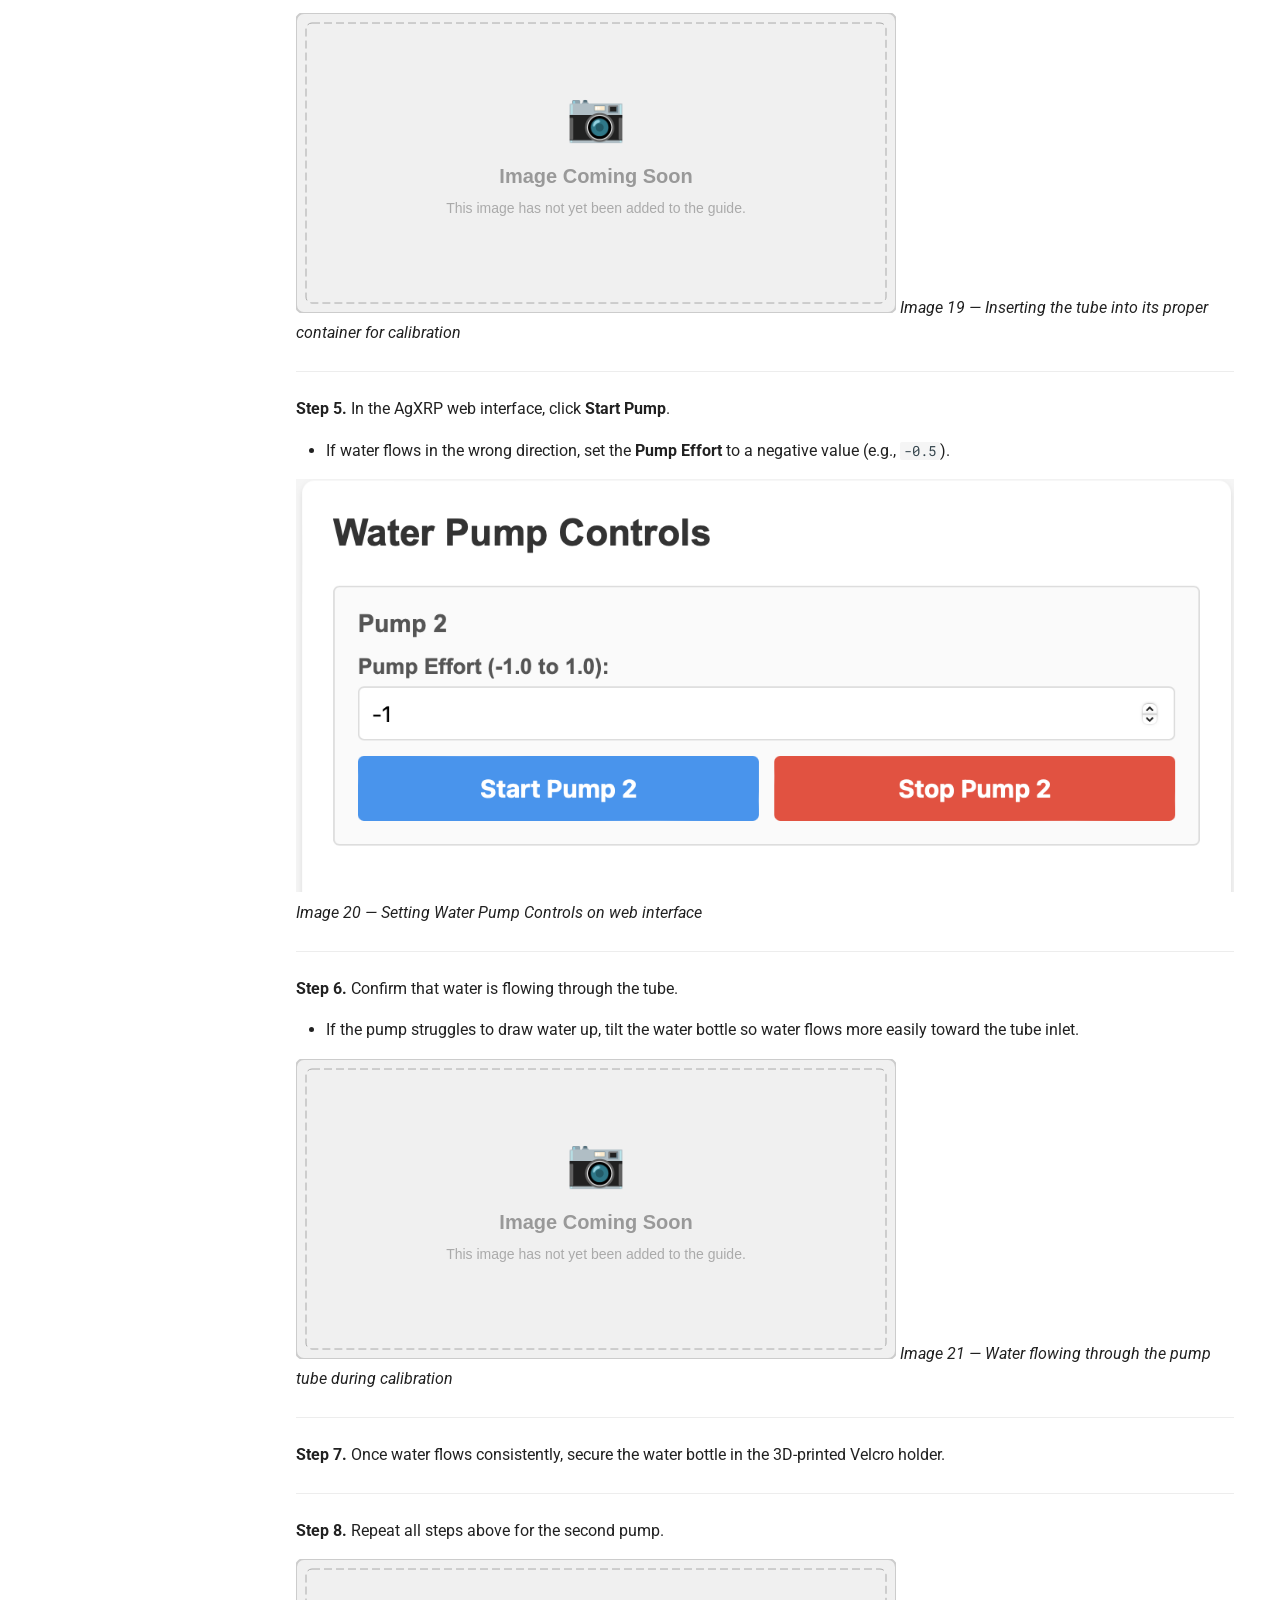
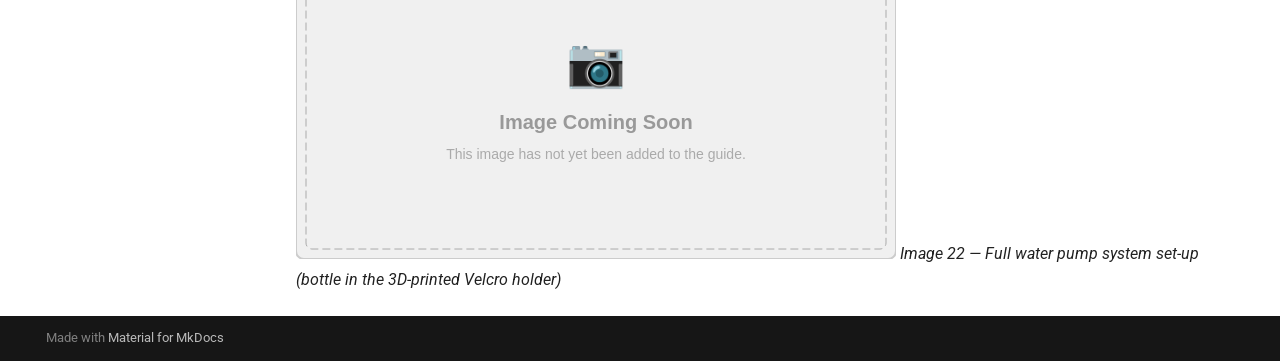
<file: site/tutorial-2-pump-calibration/index.html>
<!doctype html>
<html lang="en" class="no-js">
  <head>
    
      <meta charset="utf-8">
      <meta name="viewport" content="width=device-width,initial-scale=1">
      
        <meta name="description" content="Complete setup and user guide for the AgXRP plant monitoring kit.">
      
      
        <meta name="author" content="AgXRP Team">
      
      
      
        <link rel="prev" href="../tutorial-1-software-setup/">
      
      
        <link rel="next" href="../tutorial-3-moisture-sensor-calibration/">
      
      
        
      
      
      <link rel="icon" href="../assets/images/favicon.png">
      <meta name="generator" content="mkdocs-1.6.1, mkdocs-material-9.7.5">
    
    
      
        <title>Tutorial 2 — Pump Calibration - AgXRP Setup & User Guide</title>
      
    
    
      <link rel="stylesheet" href="../assets/stylesheets/main.484c7ddc.min.css">
      
        
        <link rel="stylesheet" href="../assets/stylesheets/palette.ab4e12ef.min.css">
      
      


    
    
      
    
    
      
        
        
        <link rel="preconnect" href="https://fonts.gstatic.com" crossorigin>
        <link rel="stylesheet" href="https://fonts.googleapis.com/css?family=Roboto:300,300i,400,400i,700,700i%7CRoboto+Mono:400,400i,700,700i&display=fallback">
        <style>:root{--md-text-font:"Roboto";--md-code-font:"Roboto Mono"}</style>
      
    
    
    <script>__md_scope=new URL("..",location),__md_hash=e=>[...e].reduce(((e,_)=>(e<<5)-e+_.charCodeAt(0)),0),__md_get=(e,_=localStorage,t=__md_scope)=>JSON.parse(_.getItem(t.pathname+"."+e)),__md_set=(e,_,t=localStorage,a=__md_scope)=>{try{t.setItem(a.pathname+"."+e,JSON.stringify(_))}catch(e){}}</script>
    
      

    
    
  </head>
  
  
    
    
      
    
    
    
    
    <body dir="ltr" data-md-color-scheme="default" data-md-color-primary="green" data-md-color-accent="light-green">
  
    
    <input class="md-toggle" data-md-toggle="drawer" type="checkbox" id="__drawer" autocomplete="off">
    <input class="md-toggle" data-md-toggle="search" type="checkbox" id="__search" autocomplete="off">
    <label class="md-overlay" for="__drawer"></label>
    <div data-md-component="skip">
      
        
        <a href="#tutorial-2-pump-calibration" class="md-skip">
          Skip to content
        </a>
      
    </div>
    <div data-md-component="announce">
      
    </div>
    
    
      

<header class="md-header" data-md-component="header">
  <nav class="md-header__inner md-grid" aria-label="Header">
    <a href=".." title="AgXRP Setup &amp; User Guide" class="md-header__button md-logo" aria-label="AgXRP Setup & User Guide" data-md-component="logo">
      
  
  <svg xmlns="http://www.w3.org/2000/svg" viewBox="0 0 24 24"><path d="M12 8a3 3 0 0 0 3-3 3 3 0 0 0-3-3 3 3 0 0 0-3 3 3 3 0 0 0 3 3m0 3.54C9.64 9.35 6.5 8 3 8v11c3.5 0 6.64 1.35 9 3.54 2.36-2.19 5.5-3.54 9-3.54V8c-3.5 0-6.64 1.35-9 3.54"/></svg>

    </a>
    <label class="md-header__button md-icon" for="__drawer">
      
      <svg xmlns="http://www.w3.org/2000/svg" viewBox="0 0 24 24"><path d="M3 6h18v2H3zm0 5h18v2H3zm0 5h18v2H3z"/></svg>
    </label>
    <div class="md-header__title" data-md-component="header-title">
      <div class="md-header__ellipsis">
        <div class="md-header__topic">
          <span class="md-ellipsis">
            AgXRP Setup & User Guide
          </span>
        </div>
        <div class="md-header__topic" data-md-component="header-topic">
          <span class="md-ellipsis">
            
              Tutorial 2 — Pump Calibration
            
          </span>
        </div>
      </div>
    </div>
    
      
        <form class="md-header__option" data-md-component="palette">
  
    
    
    
    <input class="md-option" data-md-color-media="" data-md-color-scheme="default" data-md-color-primary="green" data-md-color-accent="light-green"  aria-label="Switch to dark mode"  type="radio" name="__palette" id="__palette_0">
    
      <label class="md-header__button md-icon" title="Switch to dark mode" for="__palette_1" hidden>
        <svg xmlns="http://www.w3.org/2000/svg" viewBox="0 0 24 24"><path d="M12 8a4 4 0 0 0-4 4 4 4 0 0 0 4 4 4 4 0 0 0 4-4 4 4 0 0 0-4-4m0 10a6 6 0 0 1-6-6 6 6 0 0 1 6-6 6 6 0 0 1 6 6 6 6 0 0 1-6 6m8-9.31V4h-4.69L12 .69 8.69 4H4v4.69L.69 12 4 15.31V20h4.69L12 23.31 15.31 20H20v-4.69L23.31 12z"/></svg>
      </label>
    
  
    
    
    
    <input class="md-option" data-md-color-media="" data-md-color-scheme="slate" data-md-color-primary="green" data-md-color-accent="light-green"  aria-label="Switch to light mode"  type="radio" name="__palette" id="__palette_1">
    
      <label class="md-header__button md-icon" title="Switch to light mode" for="__palette_0" hidden>
        <svg xmlns="http://www.w3.org/2000/svg" viewBox="0 0 24 24"><path d="M12 18c-.89 0-1.74-.2-2.5-.55C11.56 16.5 13 14.42 13 12s-1.44-4.5-3.5-5.45C10.26 6.2 11.11 6 12 6a6 6 0 0 1 6 6 6 6 0 0 1-6 6m8-9.31V4h-4.69L12 .69 8.69 4H4v4.69L.69 12 4 15.31V20h4.69L12 23.31 15.31 20H20v-4.69L23.31 12z"/></svg>
      </label>
    
  
</form>
      
    
    
      <script>var palette=__md_get("__palette");if(palette&&palette.color){if("(prefers-color-scheme)"===palette.color.media){var media=matchMedia("(prefers-color-scheme: light)"),input=document.querySelector(media.matches?"[data-md-color-media='(prefers-color-scheme: light)']":"[data-md-color-media='(prefers-color-scheme: dark)']");palette.color.media=input.getAttribute("data-md-color-media"),palette.color.scheme=input.getAttribute("data-md-color-scheme"),palette.color.primary=input.getAttribute("data-md-color-primary"),palette.color.accent=input.getAttribute("data-md-color-accent")}for(var[key,value]of Object.entries(palette.color))document.body.setAttribute("data-md-color-"+key,value)}</script>
    
    
    
      
      
        <label class="md-header__button md-icon" for="__search">
          
          <svg xmlns="http://www.w3.org/2000/svg" viewBox="0 0 24 24"><path d="M9.5 3A6.5 6.5 0 0 1 16 9.5c0 1.61-.59 3.09-1.56 4.23l.27.27h.79l5 5-1.5 1.5-5-5v-.79l-.27-.27A6.52 6.52 0 0 1 9.5 16 6.5 6.5 0 0 1 3 9.5 6.5 6.5 0 0 1 9.5 3m0 2C7 5 5 7 5 9.5S7 14 9.5 14 14 12 14 9.5 12 5 9.5 5"/></svg>
        </label>
        <div class="md-search" data-md-component="search" role="dialog">
  <label class="md-search__overlay" for="__search"></label>
  <div class="md-search__inner" role="search">
    <form class="md-search__form" name="search">
      <input type="text" class="md-search__input" name="query" aria-label="Search" placeholder="Search" autocapitalize="off" autocorrect="off" autocomplete="off" spellcheck="false" data-md-component="search-query" required>
      <label class="md-search__icon md-icon" for="__search">
        
        <svg xmlns="http://www.w3.org/2000/svg" viewBox="0 0 24 24"><path d="M9.5 3A6.5 6.5 0 0 1 16 9.5c0 1.61-.59 3.09-1.56 4.23l.27.27h.79l5 5-1.5 1.5-5-5v-.79l-.27-.27A6.52 6.52 0 0 1 9.5 16 6.5 6.5 0 0 1 3 9.5 6.5 6.5 0 0 1 9.5 3m0 2C7 5 5 7 5 9.5S7 14 9.5 14 14 12 14 9.5 12 5 9.5 5"/></svg>
        
        <svg xmlns="http://www.w3.org/2000/svg" viewBox="0 0 24 24"><path d="M20 11v2H8l5.5 5.5-1.42 1.42L4.16 12l7.92-7.92L13.5 5.5 8 11z"/></svg>
      </label>
      <nav class="md-search__options" aria-label="Search">
        
        <button type="reset" class="md-search__icon md-icon" title="Clear" aria-label="Clear" tabindex="-1">
          
          <svg xmlns="http://www.w3.org/2000/svg" viewBox="0 0 24 24"><path d="M19 6.41 17.59 5 12 10.59 6.41 5 5 6.41 10.59 12 5 17.59 6.41 19 12 13.41 17.59 19 19 17.59 13.41 12z"/></svg>
        </button>
      </nav>
      
        <div class="md-search__suggest" data-md-component="search-suggest"></div>
      
    </form>
    <div class="md-search__output">
      <div class="md-search__scrollwrap" tabindex="0" data-md-scrollfix>
        <div class="md-search-result" data-md-component="search-result">
          <div class="md-search-result__meta">
            Initializing search
          </div>
          <ol class="md-search-result__list" role="presentation"></ol>
        </div>
      </div>
    </div>
  </div>
</div>
      
    
    
  </nav>
  
</header>
    
    <div class="md-container" data-md-component="container">
      
      
        
          
            
<nav class="md-tabs" aria-label="Tabs" data-md-component="tabs">
  <div class="md-grid">
    <ul class="md-tabs__list">
      
        
  
  
  
  
    <li class="md-tabs__item">
      <a href=".." class="md-tabs__link">
        
  
  
    
  
  Home

      </a>
    </li>
  

      
        
  
  
  
  
    <li class="md-tabs__item">
      <a href="../tutorial-1-software-setup/" class="md-tabs__link">
        
  
  
    
  
  Tutorial 1 — Software Setup

      </a>
    </li>
  

      
        
  
  
  
    
  
  
    <li class="md-tabs__item md-tabs__item--active">
      <a href="./" class="md-tabs__link">
        
  
  
    
  
  Tutorial 2 — Pump Calibration

      </a>
    </li>
  

      
        
  
  
  
  
    <li class="md-tabs__item">
      <a href="../tutorial-3-moisture-sensor-calibration/" class="md-tabs__link">
        
  
  
    
  
  Tutorial 3 — Moisture Sensor Calibration

      </a>
    </li>
  

      
        
  
  
  
  
    <li class="md-tabs__item">
      <a href="../tutorial-4-plant-experiment/" class="md-tabs__link">
        
  
  
    
  
  Tutorial 4 — Plant Experiment

      </a>
    </li>
  

      
        
  
  
  
  
    <li class="md-tabs__item">
      <a href="../appendix-i-sensor-pump-configuration/" class="md-tabs__link">
        
  
  
    
  
  Appendix i — Sensor & Pump Configuration

      </a>
    </li>
  

      
        
  
  
  
  
    <li class="md-tabs__item">
      <a href="../appendix-ii-soil-drying/" class="md-tabs__link">
        
  
  
    
  
  Appendix ii — Soil Drying Steps

      </a>
    </li>
  

      
    </ul>
  </div>
</nav>
          
        
      
      <main class="md-main" data-md-component="main">
        <div class="md-main__inner md-grid">
          
            
              
              <div class="md-sidebar md-sidebar--primary" data-md-component="sidebar" data-md-type="navigation" >
                <div class="md-sidebar__scrollwrap">
                  <div class="md-sidebar__inner">
                    


  


  

<nav class="md-nav md-nav--primary md-nav--lifted md-nav--integrated" aria-label="Navigation" data-md-level="0">
  <label class="md-nav__title" for="__drawer">
    <a href=".." title="AgXRP Setup &amp; User Guide" class="md-nav__button md-logo" aria-label="AgXRP Setup & User Guide" data-md-component="logo">
      
  
  <svg xmlns="http://www.w3.org/2000/svg" viewBox="0 0 24 24"><path d="M12 8a3 3 0 0 0 3-3 3 3 0 0 0-3-3 3 3 0 0 0-3 3 3 3 0 0 0 3 3m0 3.54C9.64 9.35 6.5 8 3 8v11c3.5 0 6.64 1.35 9 3.54 2.36-2.19 5.5-3.54 9-3.54V8c-3.5 0-6.64 1.35-9 3.54"/></svg>

    </a>
    AgXRP Setup & User Guide
  </label>
  
  <ul class="md-nav__list" data-md-scrollfix>
    
      
      
  
  
  
  
    <li class="md-nav__item">
      <a href=".." class="md-nav__link">
        
  
  
  <span class="md-ellipsis">
    
  
    Home
  

    
  </span>
  
  

      </a>
    </li>
  

    
      
      
  
  
  
  
    <li class="md-nav__item">
      <a href="../tutorial-1-software-setup/" class="md-nav__link">
        
  
  
  <span class="md-ellipsis">
    
  
    Tutorial 1 — Software Setup
  

    
  </span>
  
  

      </a>
    </li>
  

    
      
      
  
  
    
  
  
  
    <li class="md-nav__item md-nav__item--active">
      
      <input class="md-nav__toggle md-toggle" type="checkbox" id="__toc">
      
      
        
      
      
      <a href="./" class="md-nav__link md-nav__link--active">
        
  
  
  <span class="md-ellipsis">
    
  
    Tutorial 2 — Pump Calibration
  

    
  </span>
  
  

      </a>
      
    </li>
  

    
      
      
  
  
  
  
    <li class="md-nav__item">
      <a href="../tutorial-3-moisture-sensor-calibration/" class="md-nav__link">
        
  
  
  <span class="md-ellipsis">
    
  
    Tutorial 3 — Moisture Sensor Calibration
  

    
  </span>
  
  

      </a>
    </li>
  

    
      
      
  
  
  
  
    <li class="md-nav__item">
      <a href="../tutorial-4-plant-experiment/" class="md-nav__link">
        
  
  
  <span class="md-ellipsis">
    
  
    Tutorial 4 — Plant Experiment
  

    
  </span>
  
  

      </a>
    </li>
  

    
      
      
  
  
  
  
    <li class="md-nav__item">
      <a href="../appendix-i-sensor-pump-configuration/" class="md-nav__link">
        
  
  
  <span class="md-ellipsis">
    
  
    Appendix i — Sensor & Pump Configuration
  

    
  </span>
  
  

      </a>
    </li>
  

    
      
      
  
  
  
  
    <li class="md-nav__item">
      <a href="../appendix-ii-soil-drying/" class="md-nav__link">
        
  
  
  <span class="md-ellipsis">
    
  
    Appendix ii — Soil Drying Steps
  

    
  </span>
  
  

      </a>
    </li>
  

    
  </ul>
</nav>
                  </div>
                </div>
              </div>
            
            
          
          
            <div class="md-content" data-md-component="content">
              
              <article class="md-content__inner md-typeset">
                
                  



<h1 id="tutorial-2-pump-calibration">Tutorial 2 — Pump Calibration</h1>
<p>Before the pumps can operate, each tube must be <strong>primed</strong> — meaning it must already be filled with water so the motor can push it through. Follow these steps for each pump.</p>
<hr />
<p><strong>Step 1.</strong> Fill a bottle with water and set it aside.</p>
<hr />
<p><strong>Step 2.</strong> Prime the tubing by running water through it from end to end (a sink works well). The entire inside of the tube must be wet before inserting it into the pump.</p>
<ul>
<li>Using a funnel is recommended to direct water inside the tube rather than over the outside.</li>
</ul>
<div class="admonition important">
<p class="admonition-title">Important</p>
<p>If the tube is not fully primed with water, the motor will not be able to push water through it.</p>
</div>
<p><img alt="Image 17 — Priming the tube using a funnel at a sink" src="../images/placeholder-missing.svg" />
<em>Image 17 — Priming the tube using a funnel at a sink</em></p>
<hr />
<p><strong>Step 3.</strong> Insert the tube into the AgXRP pump housing.</p>
<ul>
<li>Gently lift the gears slightly to create clearance.</li>
<li>Press the tube around the inside edge of the pump housing, seating it fully into place.<ul>
<li>Make sure the tube extends an even length on both sides of the pump.</li>
</ul>
</li>
</ul>
<p><img alt="Image 18 — Inserting the tube into the AgXRP pump housing" src="../images/placeholder-missing.svg" />
<em>Image 18 — Inserting the tube into the AgXRP pump housing</em></p>
<hr />
<p><strong>Step 4.</strong> Place one end of the tube into the water bottle. Place the other end into a separate container to catch runoff during calibration.</p>
<p><img alt="Image 19 — Inserting the tube into its proper container for calibration" src="../images/placeholder-missing.svg" />
<em>Image 19 — Inserting the tube into its proper container for calibration</em></p>
<hr />
<p><strong>Step 5.</strong> In the AgXRP web interface, click <strong>Start Pump</strong>.</p>
<ul>
<li>If water flows in the wrong direction, set the <strong>Pump Effort</strong> to a negative value (e.g., <code>-0.5</code>).</li>
</ul>
<p><img alt="Image 20 — Setting Water Pump Controls on web interface" src="../images/image4.png" />
<em>Image 20 — Setting Water Pump Controls on web interface</em></p>
<hr />
<p><strong>Step 6.</strong> Confirm that water is flowing through the tube.</p>
<ul>
<li>If the pump struggles to draw water up, tilt the water bottle so water flows more easily toward the tube inlet.</li>
</ul>
<p><img alt="Image 21 — Water flowing through the pump tube during calibration" src="../images/placeholder-missing.svg" />
<em>Image 21 — Water flowing through the pump tube during calibration</em></p>
<hr />
<p><strong>Step 7.</strong> Once water flows consistently, secure the water bottle in the 3D-printed Velcro holder.</p>
<hr />
<p><strong>Step 8.</strong> Repeat all steps above for the second pump.</p>
<p><img alt="Image 22 — Full water pump system set-up (bottle in the 3D-printed Velcro holder)" src="../images/placeholder-missing.svg" />
<em>Image 22 — Full water pump system set-up (bottle in the 3D-printed Velcro holder)</em></p>












                
              </article>
            </div>
          
          
<script>var target=document.getElementById(location.hash.slice(1));target&&target.name&&(target.checked=target.name.startsWith("__tabbed_"))</script>
        </div>
        
          <button type="button" class="md-top md-icon" data-md-component="top" hidden>
  
  <svg xmlns="http://www.w3.org/2000/svg" viewBox="0 0 24 24"><path d="M13 20h-2V8l-5.5 5.5-1.42-1.42L12 4.16l7.92 7.92-1.42 1.42L13 8z"/></svg>
  Back to top
</button>
        
      </main>
      
        <footer class="md-footer">
  
  <div class="md-footer-meta md-typeset">
    <div class="md-footer-meta__inner md-grid">
      <div class="md-copyright">
  
  
    Made with
    <a href="https://squidfunk.github.io/mkdocs-material/" target="_blank" rel="noopener">
      Material for MkDocs
    </a>
  
</div>
      
    </div>
  </div>
</footer>
      
    </div>
    <div class="md-dialog" data-md-component="dialog">
      <div class="md-dialog__inner md-typeset"></div>
    </div>
    
    
    
      
      
      <script id="__config" type="application/json">{"annotate": null, "base": "..", "features": ["navigation.tabs", "navigation.sections", "navigation.top", "toc.integrate", "search.suggest", "search.highlight", "content.code.annotate"], "search": "../assets/javascripts/workers/search.2c215733.min.js", "tags": null, "translations": {"clipboard.copied": "Copied to clipboard", "clipboard.copy": "Copy to clipboard", "search.result.more.one": "1 more on this page", "search.result.more.other": "# more on this page", "search.result.none": "No matching documents", "search.result.one": "1 matching document", "search.result.other": "# matching documents", "search.result.placeholder": "Type to start searching", "search.result.term.missing": "Missing", "select.version": "Select version"}, "version": null}</script>
    
    
      <script src="../assets/javascripts/bundle.79ae519e.min.js"></script>
      
    
  </body>
</html>
</file>
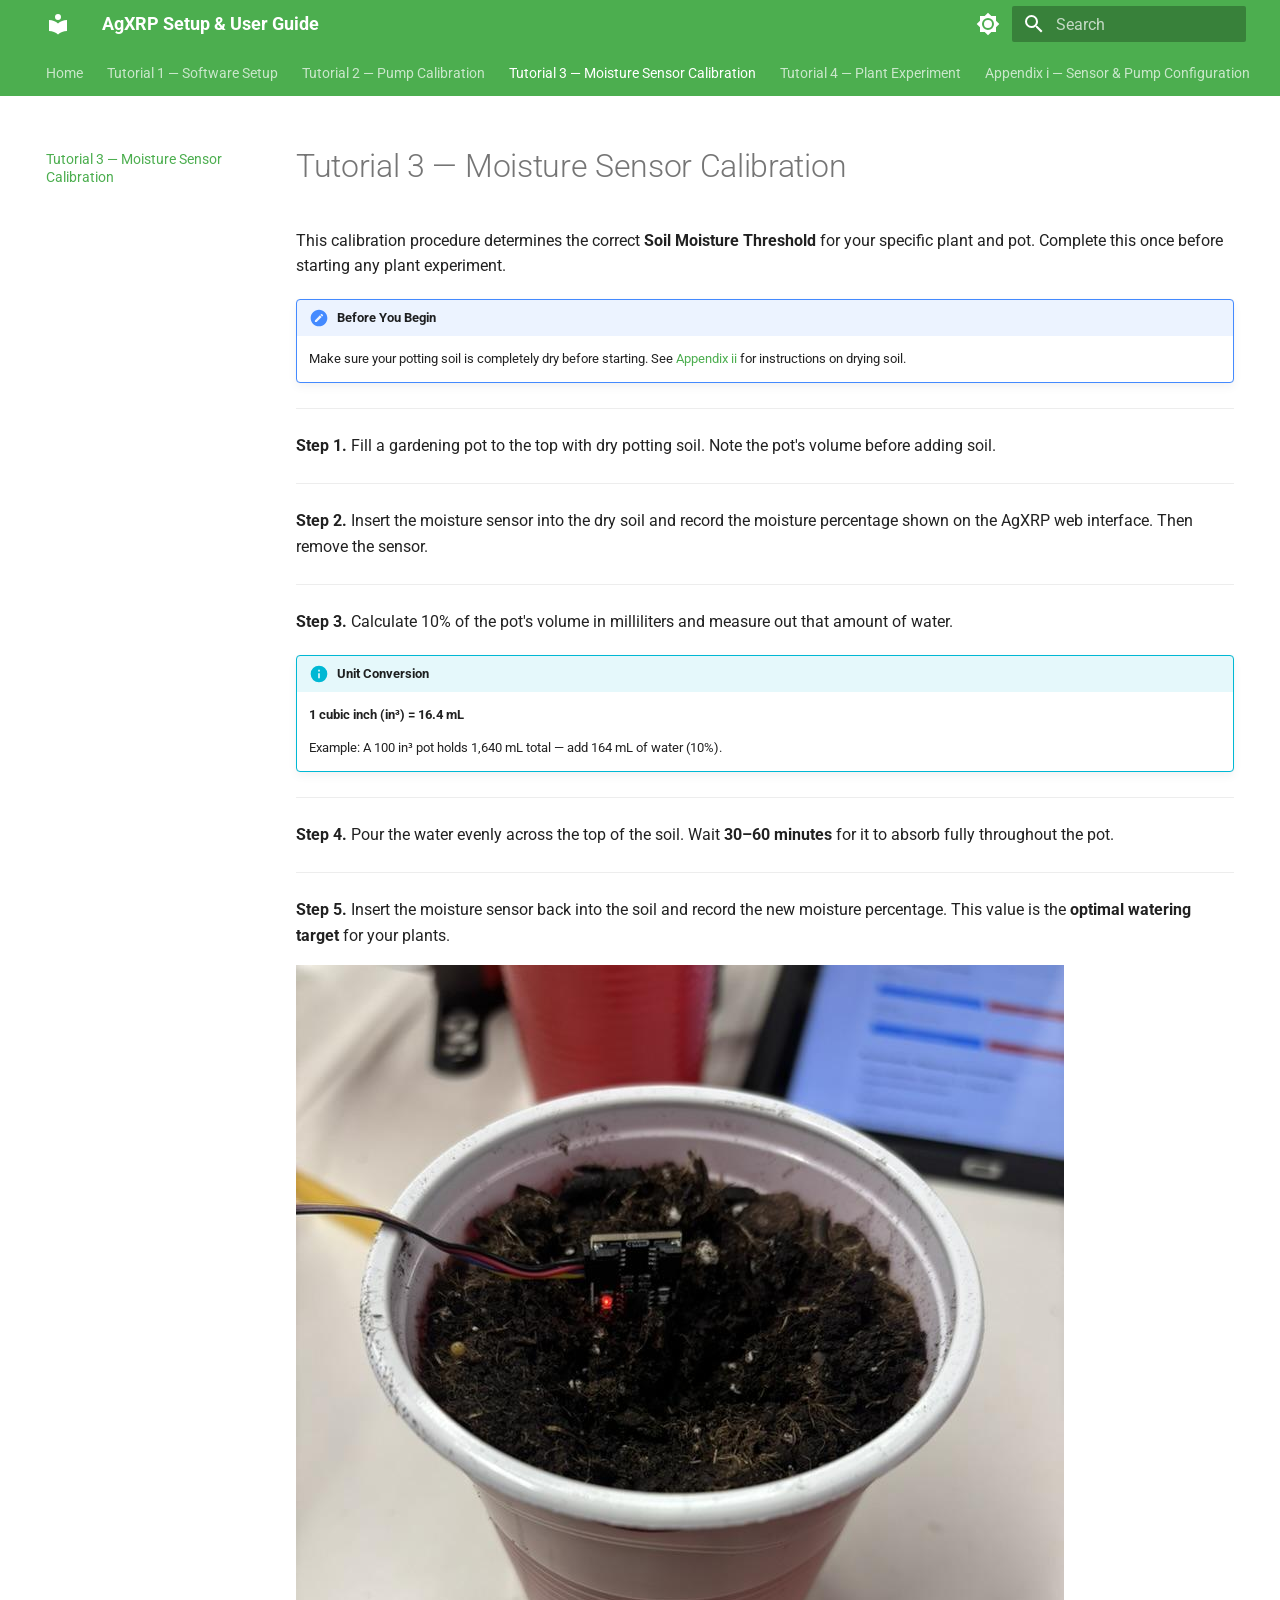
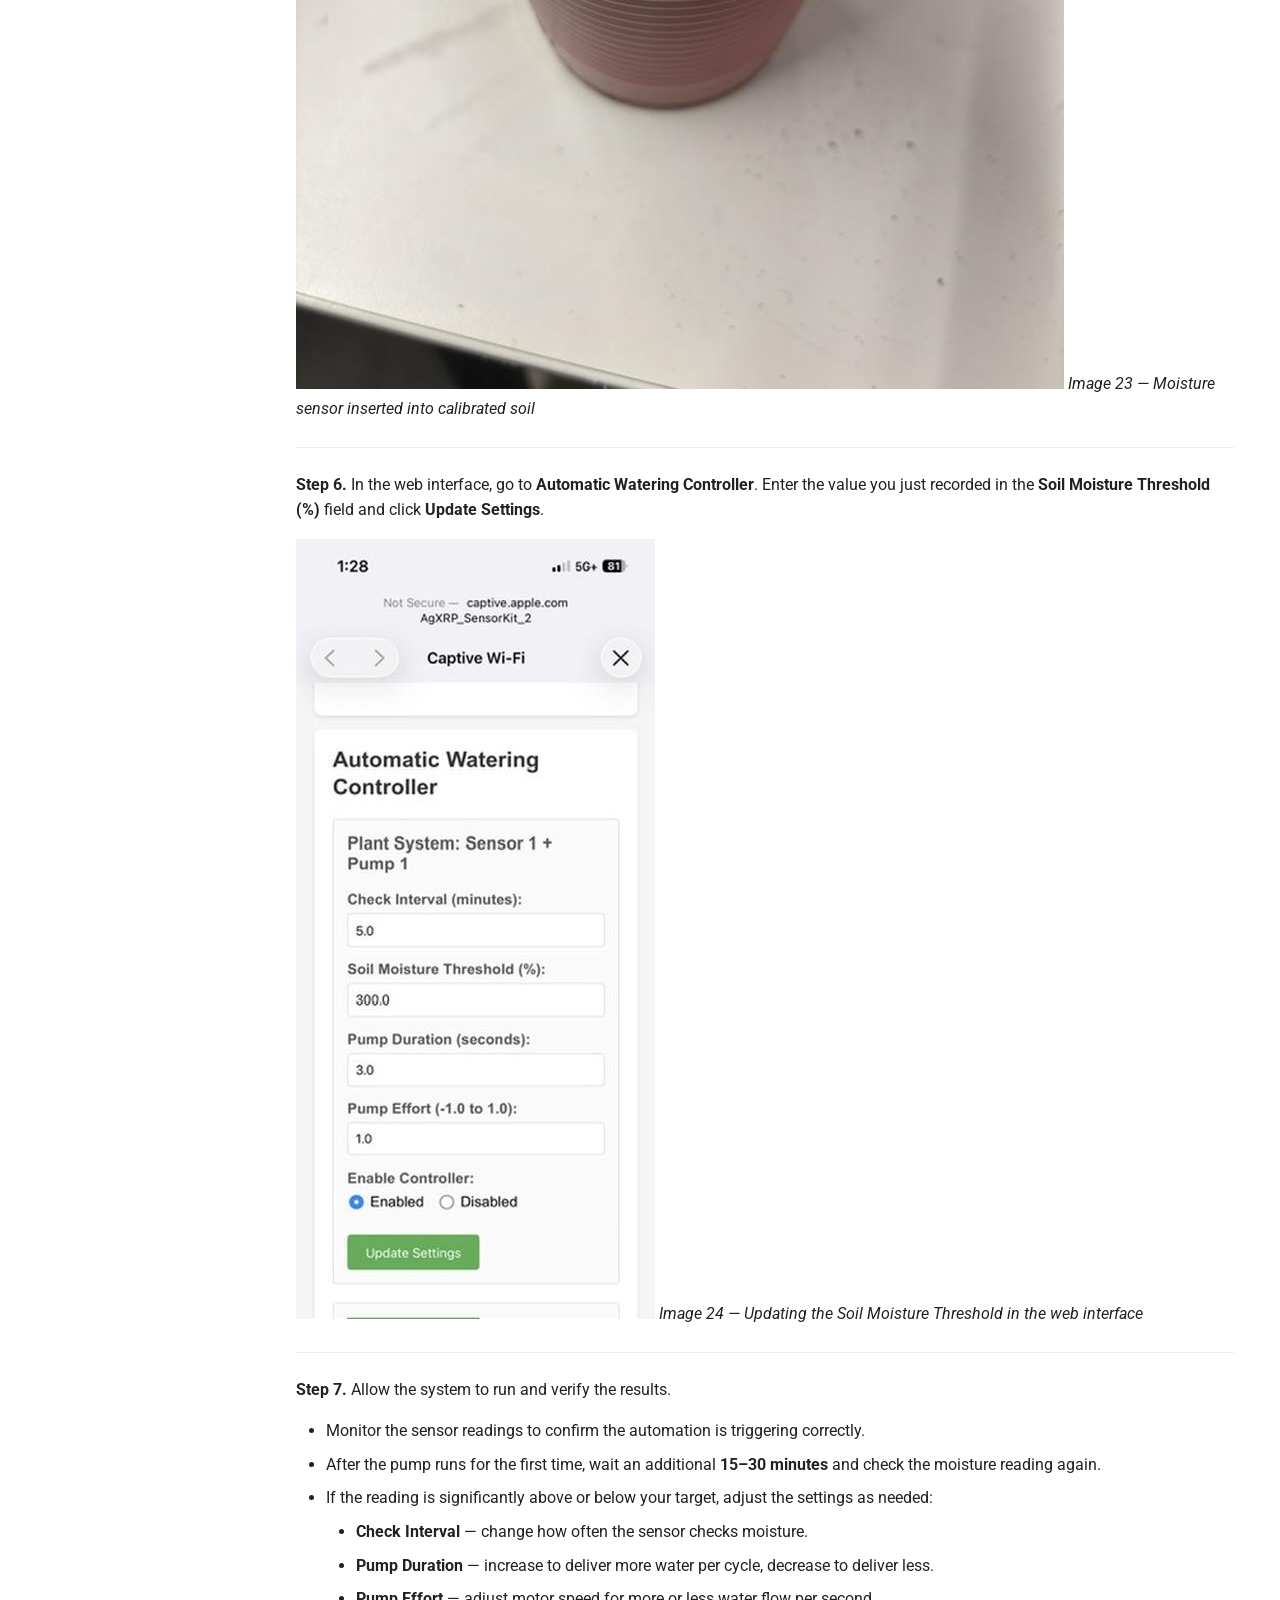
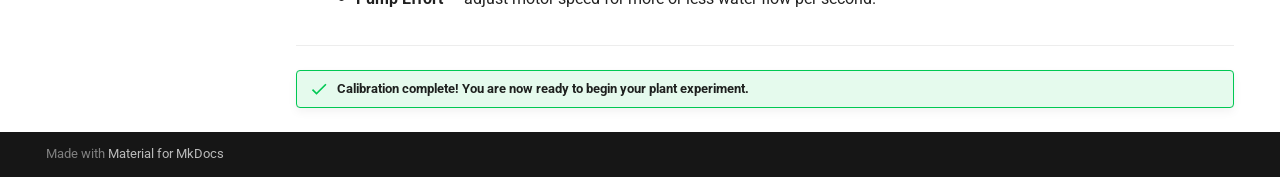
<file: site/tutorial-3-moisture-sensor-calibration/index.html>
<!doctype html>
<html lang="en" class="no-js">
  <head>
    
      <meta charset="utf-8">
      <meta name="viewport" content="width=device-width,initial-scale=1">
      
        <meta name="description" content="Complete setup and user guide for the AgXRP plant monitoring kit.">
      
      
        <meta name="author" content="AgXRP Team">
      
      
      
        <link rel="prev" href="../tutorial-2-pump-calibration/">
      
      
        <link rel="next" href="../tutorial-4-plant-experiment/">
      
      
        
      
      
      <link rel="icon" href="../assets/images/favicon.png">
      <meta name="generator" content="mkdocs-1.6.1, mkdocs-material-9.7.5">
    
    
      
        <title>Tutorial 3 — Moisture Sensor Calibration - AgXRP Setup & User Guide</title>
      
    
    
      <link rel="stylesheet" href="../assets/stylesheets/main.484c7ddc.min.css">
      
        
        <link rel="stylesheet" href="../assets/stylesheets/palette.ab4e12ef.min.css">
      
      


    
    
      
    
    
      
        
        
        <link rel="preconnect" href="https://fonts.gstatic.com" crossorigin>
        <link rel="stylesheet" href="https://fonts.googleapis.com/css?family=Roboto:300,300i,400,400i,700,700i%7CRoboto+Mono:400,400i,700,700i&display=fallback">
        <style>:root{--md-text-font:"Roboto";--md-code-font:"Roboto Mono"}</style>
      
    
    
    <script>__md_scope=new URL("..",location),__md_hash=e=>[...e].reduce(((e,_)=>(e<<5)-e+_.charCodeAt(0)),0),__md_get=(e,_=localStorage,t=__md_scope)=>JSON.parse(_.getItem(t.pathname+"."+e)),__md_set=(e,_,t=localStorage,a=__md_scope)=>{try{t.setItem(a.pathname+"."+e,JSON.stringify(_))}catch(e){}}</script>
    
      

    
    
  </head>
  
  
    
    
      
    
    
    
    
    <body dir="ltr" data-md-color-scheme="default" data-md-color-primary="green" data-md-color-accent="light-green">
  
    
    <input class="md-toggle" data-md-toggle="drawer" type="checkbox" id="__drawer" autocomplete="off">
    <input class="md-toggle" data-md-toggle="search" type="checkbox" id="__search" autocomplete="off">
    <label class="md-overlay" for="__drawer"></label>
    <div data-md-component="skip">
      
        
        <a href="#tutorial-3-moisture-sensor-calibration" class="md-skip">
          Skip to content
        </a>
      
    </div>
    <div data-md-component="announce">
      
    </div>
    
    
      

<header class="md-header" data-md-component="header">
  <nav class="md-header__inner md-grid" aria-label="Header">
    <a href=".." title="AgXRP Setup &amp; User Guide" class="md-header__button md-logo" aria-label="AgXRP Setup & User Guide" data-md-component="logo">
      
  
  <svg xmlns="http://www.w3.org/2000/svg" viewBox="0 0 24 24"><path d="M12 8a3 3 0 0 0 3-3 3 3 0 0 0-3-3 3 3 0 0 0-3 3 3 3 0 0 0 3 3m0 3.54C9.64 9.35 6.5 8 3 8v11c3.5 0 6.64 1.35 9 3.54 2.36-2.19 5.5-3.54 9-3.54V8c-3.5 0-6.64 1.35-9 3.54"/></svg>

    </a>
    <label class="md-header__button md-icon" for="__drawer">
      
      <svg xmlns="http://www.w3.org/2000/svg" viewBox="0 0 24 24"><path d="M3 6h18v2H3zm0 5h18v2H3zm0 5h18v2H3z"/></svg>
    </label>
    <div class="md-header__title" data-md-component="header-title">
      <div class="md-header__ellipsis">
        <div class="md-header__topic">
          <span class="md-ellipsis">
            AgXRP Setup & User Guide
          </span>
        </div>
        <div class="md-header__topic" data-md-component="header-topic">
          <span class="md-ellipsis">
            
              Tutorial 3 — Moisture Sensor Calibration
            
          </span>
        </div>
      </div>
    </div>
    
      
        <form class="md-header__option" data-md-component="palette">
  
    
    
    
    <input class="md-option" data-md-color-media="" data-md-color-scheme="default" data-md-color-primary="green" data-md-color-accent="light-green"  aria-label="Switch to dark mode"  type="radio" name="__palette" id="__palette_0">
    
      <label class="md-header__button md-icon" title="Switch to dark mode" for="__palette_1" hidden>
        <svg xmlns="http://www.w3.org/2000/svg" viewBox="0 0 24 24"><path d="M12 8a4 4 0 0 0-4 4 4 4 0 0 0 4 4 4 4 0 0 0 4-4 4 4 0 0 0-4-4m0 10a6 6 0 0 1-6-6 6 6 0 0 1 6-6 6 6 0 0 1 6 6 6 6 0 0 1-6 6m8-9.31V4h-4.69L12 .69 8.69 4H4v4.69L.69 12 4 15.31V20h4.69L12 23.31 15.31 20H20v-4.69L23.31 12z"/></svg>
      </label>
    
  
    
    
    
    <input class="md-option" data-md-color-media="" data-md-color-scheme="slate" data-md-color-primary="green" data-md-color-accent="light-green"  aria-label="Switch to light mode"  type="radio" name="__palette" id="__palette_1">
    
      <label class="md-header__button md-icon" title="Switch to light mode" for="__palette_0" hidden>
        <svg xmlns="http://www.w3.org/2000/svg" viewBox="0 0 24 24"><path d="M12 18c-.89 0-1.74-.2-2.5-.55C11.56 16.5 13 14.42 13 12s-1.44-4.5-3.5-5.45C10.26 6.2 11.11 6 12 6a6 6 0 0 1 6 6 6 6 0 0 1-6 6m8-9.31V4h-4.69L12 .69 8.69 4H4v4.69L.69 12 4 15.31V20h4.69L12 23.31 15.31 20H20v-4.69L23.31 12z"/></svg>
      </label>
    
  
</form>
      
    
    
      <script>var palette=__md_get("__palette");if(palette&&palette.color){if("(prefers-color-scheme)"===palette.color.media){var media=matchMedia("(prefers-color-scheme: light)"),input=document.querySelector(media.matches?"[data-md-color-media='(prefers-color-scheme: light)']":"[data-md-color-media='(prefers-color-scheme: dark)']");palette.color.media=input.getAttribute("data-md-color-media"),palette.color.scheme=input.getAttribute("data-md-color-scheme"),palette.color.primary=input.getAttribute("data-md-color-primary"),palette.color.accent=input.getAttribute("data-md-color-accent")}for(var[key,value]of Object.entries(palette.color))document.body.setAttribute("data-md-color-"+key,value)}</script>
    
    
    
      
      
        <label class="md-header__button md-icon" for="__search">
          
          <svg xmlns="http://www.w3.org/2000/svg" viewBox="0 0 24 24"><path d="M9.5 3A6.5 6.5 0 0 1 16 9.5c0 1.61-.59 3.09-1.56 4.23l.27.27h.79l5 5-1.5 1.5-5-5v-.79l-.27-.27A6.52 6.52 0 0 1 9.5 16 6.5 6.5 0 0 1 3 9.5 6.5 6.5 0 0 1 9.5 3m0 2C7 5 5 7 5 9.5S7 14 9.5 14 14 12 14 9.5 12 5 9.5 5"/></svg>
        </label>
        <div class="md-search" data-md-component="search" role="dialog">
  <label class="md-search__overlay" for="__search"></label>
  <div class="md-search__inner" role="search">
    <form class="md-search__form" name="search">
      <input type="text" class="md-search__input" name="query" aria-label="Search" placeholder="Search" autocapitalize="off" autocorrect="off" autocomplete="off" spellcheck="false" data-md-component="search-query" required>
      <label class="md-search__icon md-icon" for="__search">
        
        <svg xmlns="http://www.w3.org/2000/svg" viewBox="0 0 24 24"><path d="M9.5 3A6.5 6.5 0 0 1 16 9.5c0 1.61-.59 3.09-1.56 4.23l.27.27h.79l5 5-1.5 1.5-5-5v-.79l-.27-.27A6.52 6.52 0 0 1 9.5 16 6.5 6.5 0 0 1 3 9.5 6.5 6.5 0 0 1 9.5 3m0 2C7 5 5 7 5 9.5S7 14 9.5 14 14 12 14 9.5 12 5 9.5 5"/></svg>
        
        <svg xmlns="http://www.w3.org/2000/svg" viewBox="0 0 24 24"><path d="M20 11v2H8l5.5 5.5-1.42 1.42L4.16 12l7.92-7.92L13.5 5.5 8 11z"/></svg>
      </label>
      <nav class="md-search__options" aria-label="Search">
        
        <button type="reset" class="md-search__icon md-icon" title="Clear" aria-label="Clear" tabindex="-1">
          
          <svg xmlns="http://www.w3.org/2000/svg" viewBox="0 0 24 24"><path d="M19 6.41 17.59 5 12 10.59 6.41 5 5 6.41 10.59 12 5 17.59 6.41 19 12 13.41 17.59 19 19 17.59 13.41 12z"/></svg>
        </button>
      </nav>
      
        <div class="md-search__suggest" data-md-component="search-suggest"></div>
      
    </form>
    <div class="md-search__output">
      <div class="md-search__scrollwrap" tabindex="0" data-md-scrollfix>
        <div class="md-search-result" data-md-component="search-result">
          <div class="md-search-result__meta">
            Initializing search
          </div>
          <ol class="md-search-result__list" role="presentation"></ol>
        </div>
      </div>
    </div>
  </div>
</div>
      
    
    
  </nav>
  
</header>
    
    <div class="md-container" data-md-component="container">
      
      
        
          
            
<nav class="md-tabs" aria-label="Tabs" data-md-component="tabs">
  <div class="md-grid">
    <ul class="md-tabs__list">
      
        
  
  
  
  
    <li class="md-tabs__item">
      <a href=".." class="md-tabs__link">
        
  
  
    
  
  Home

      </a>
    </li>
  

      
        
  
  
  
  
    <li class="md-tabs__item">
      <a href="../tutorial-1-software-setup/" class="md-tabs__link">
        
  
  
    
  
  Tutorial 1 — Software Setup

      </a>
    </li>
  

      
        
  
  
  
  
    <li class="md-tabs__item">
      <a href="../tutorial-2-pump-calibration/" class="md-tabs__link">
        
  
  
    
  
  Tutorial 2 — Pump Calibration

      </a>
    </li>
  

      
        
  
  
  
    
  
  
    <li class="md-tabs__item md-tabs__item--active">
      <a href="./" class="md-tabs__link">
        
  
  
    
  
  Tutorial 3 — Moisture Sensor Calibration

      </a>
    </li>
  

      
        
  
  
  
  
    <li class="md-tabs__item">
      <a href="../tutorial-4-plant-experiment/" class="md-tabs__link">
        
  
  
    
  
  Tutorial 4 — Plant Experiment

      </a>
    </li>
  

      
        
  
  
  
  
    <li class="md-tabs__item">
      <a href="../appendix-i-sensor-pump-configuration/" class="md-tabs__link">
        
  
  
    
  
  Appendix i — Sensor & Pump Configuration

      </a>
    </li>
  

      
        
  
  
  
  
    <li class="md-tabs__item">
      <a href="../appendix-ii-soil-drying/" class="md-tabs__link">
        
  
  
    
  
  Appendix ii — Soil Drying Steps

      </a>
    </li>
  

      
    </ul>
  </div>
</nav>
          
        
      
      <main class="md-main" data-md-component="main">
        <div class="md-main__inner md-grid">
          
            
              
              <div class="md-sidebar md-sidebar--primary" data-md-component="sidebar" data-md-type="navigation" >
                <div class="md-sidebar__scrollwrap">
                  <div class="md-sidebar__inner">
                    


  


  

<nav class="md-nav md-nav--primary md-nav--lifted md-nav--integrated" aria-label="Navigation" data-md-level="0">
  <label class="md-nav__title" for="__drawer">
    <a href=".." title="AgXRP Setup &amp; User Guide" class="md-nav__button md-logo" aria-label="AgXRP Setup & User Guide" data-md-component="logo">
      
  
  <svg xmlns="http://www.w3.org/2000/svg" viewBox="0 0 24 24"><path d="M12 8a3 3 0 0 0 3-3 3 3 0 0 0-3-3 3 3 0 0 0-3 3 3 3 0 0 0 3 3m0 3.54C9.64 9.35 6.5 8 3 8v11c3.5 0 6.64 1.35 9 3.54 2.36-2.19 5.5-3.54 9-3.54V8c-3.5 0-6.64 1.35-9 3.54"/></svg>

    </a>
    AgXRP Setup & User Guide
  </label>
  
  <ul class="md-nav__list" data-md-scrollfix>
    
      
      
  
  
  
  
    <li class="md-nav__item">
      <a href=".." class="md-nav__link">
        
  
  
  <span class="md-ellipsis">
    
  
    Home
  

    
  </span>
  
  

      </a>
    </li>
  

    
      
      
  
  
  
  
    <li class="md-nav__item">
      <a href="../tutorial-1-software-setup/" class="md-nav__link">
        
  
  
  <span class="md-ellipsis">
    
  
    Tutorial 1 — Software Setup
  

    
  </span>
  
  

      </a>
    </li>
  

    
      
      
  
  
  
  
    <li class="md-nav__item">
      <a href="../tutorial-2-pump-calibration/" class="md-nav__link">
        
  
  
  <span class="md-ellipsis">
    
  
    Tutorial 2 — Pump Calibration
  

    
  </span>
  
  

      </a>
    </li>
  

    
      
      
  
  
    
  
  
  
    <li class="md-nav__item md-nav__item--active">
      
      <input class="md-nav__toggle md-toggle" type="checkbox" id="__toc">
      
      
        
      
      
      <a href="./" class="md-nav__link md-nav__link--active">
        
  
  
  <span class="md-ellipsis">
    
  
    Tutorial 3 — Moisture Sensor Calibration
  

    
  </span>
  
  

      </a>
      
    </li>
  

    
      
      
  
  
  
  
    <li class="md-nav__item">
      <a href="../tutorial-4-plant-experiment/" class="md-nav__link">
        
  
  
  <span class="md-ellipsis">
    
  
    Tutorial 4 — Plant Experiment
  

    
  </span>
  
  

      </a>
    </li>
  

    
      
      
  
  
  
  
    <li class="md-nav__item">
      <a href="../appendix-i-sensor-pump-configuration/" class="md-nav__link">
        
  
  
  <span class="md-ellipsis">
    
  
    Appendix i — Sensor & Pump Configuration
  

    
  </span>
  
  

      </a>
    </li>
  

    
      
      
  
  
  
  
    <li class="md-nav__item">
      <a href="../appendix-ii-soil-drying/" class="md-nav__link">
        
  
  
  <span class="md-ellipsis">
    
  
    Appendix ii — Soil Drying Steps
  

    
  </span>
  
  

      </a>
    </li>
  

    
  </ul>
</nav>
                  </div>
                </div>
              </div>
            
            
          
          
            <div class="md-content" data-md-component="content">
              
              <article class="md-content__inner md-typeset">
                
                  



<h1 id="tutorial-3-moisture-sensor-calibration">Tutorial 3 — Moisture Sensor Calibration</h1>
<p>This calibration procedure determines the correct <strong>Soil Moisture Threshold</strong> for your specific plant and pot. Complete this once before starting any plant experiment.</p>
<div class="admonition note">
<p class="admonition-title">Before You Begin</p>
<p>Make sure your potting soil is completely dry before starting. See <a href="../appendix-ii-soil-drying/">Appendix ii</a> for instructions on drying soil.</p>
</div>
<hr />
<p><strong>Step 1.</strong> Fill a gardening pot to the top with dry potting soil. Note the pot's volume before adding soil.</p>
<hr />
<p><strong>Step 2.</strong> Insert the moisture sensor into the dry soil and record the moisture percentage shown on the AgXRP web interface. Then remove the sensor.</p>
<hr />
<p><strong>Step 3.</strong> Calculate 10% of the pot's volume in milliliters and measure out that amount of water.</p>
<div class="admonition info">
<p class="admonition-title">Unit Conversion</p>
<p><strong>1 cubic inch (in³) = 16.4 mL</strong></p>
<p>Example: A 100 in³ pot holds 1,640 mL total — add 164 mL of water (10%).</p>
</div>
<hr />
<p><strong>Step 4.</strong> Pour the water evenly across the top of the soil. Wait <strong>30–60 minutes</strong> for it to absorb fully throughout the pot.</p>
<hr />
<p><strong>Step 5.</strong> Insert the moisture sensor back into the soil and record the new moisture percentage. This value is the <strong>optimal watering target</strong> for your plants.</p>
<p><img alt="Image 23 — Moisture sensor inserted into calibrated soil" src="../images/image11.jpg" />
<em>Image 23 — Moisture sensor inserted into calibrated soil</em></p>
<hr />
<p><strong>Step 6.</strong> In the web interface, go to <strong>Automatic Watering Controller</strong>. Enter the value you just recorded in the <strong>Soil Moisture Threshold (%)</strong> field and click <strong>Update Settings</strong>.</p>
<p><img alt="Image 24 — Updating the Soil Moisture Threshold in the web interface" src="../images/image6.jpg" />
<em>Image 24 — Updating the Soil Moisture Threshold in the web interface</em></p>
<hr />
<p><strong>Step 7.</strong> Allow the system to run and verify the results.</p>
<ul>
<li>Monitor the sensor readings to confirm the automation is triggering correctly.</li>
<li>After the pump runs for the first time, wait an additional <strong>15–30 minutes</strong> and check the moisture reading again.</li>
<li>If the reading is significantly above or below your target, adjust the settings as needed:<ul>
<li><strong>Check Interval</strong> — change how often the sensor checks moisture.</li>
<li><strong>Pump Duration</strong> — increase to deliver more water per cycle, decrease to deliver less.</li>
<li><strong>Pump Effort</strong> — adjust motor speed for more or less water flow per second.</li>
</ul>
</li>
</ul>
<hr />
<div class="admonition success">
<p class="admonition-title">Calibration complete! You are now ready to begin your plant experiment.</p>
</div>












                
              </article>
            </div>
          
          
<script>var target=document.getElementById(location.hash.slice(1));target&&target.name&&(target.checked=target.name.startsWith("__tabbed_"))</script>
        </div>
        
          <button type="button" class="md-top md-icon" data-md-component="top" hidden>
  
  <svg xmlns="http://www.w3.org/2000/svg" viewBox="0 0 24 24"><path d="M13 20h-2V8l-5.5 5.5-1.42-1.42L12 4.16l7.92 7.92-1.42 1.42L13 8z"/></svg>
  Back to top
</button>
        
      </main>
      
        <footer class="md-footer">
  
  <div class="md-footer-meta md-typeset">
    <div class="md-footer-meta__inner md-grid">
      <div class="md-copyright">
  
  
    Made with
    <a href="https://squidfunk.github.io/mkdocs-material/" target="_blank" rel="noopener">
      Material for MkDocs
    </a>
  
</div>
      
    </div>
  </div>
</footer>
      
    </div>
    <div class="md-dialog" data-md-component="dialog">
      <div class="md-dialog__inner md-typeset"></div>
    </div>
    
    
    
      
      
      <script id="__config" type="application/json">{"annotate": null, "base": "..", "features": ["navigation.tabs", "navigation.sections", "navigation.top", "toc.integrate", "search.suggest", "search.highlight", "content.code.annotate"], "search": "../assets/javascripts/workers/search.2c215733.min.js", "tags": null, "translations": {"clipboard.copied": "Copied to clipboard", "clipboard.copy": "Copy to clipboard", "search.result.more.one": "1 more on this page", "search.result.more.other": "# more on this page", "search.result.none": "No matching documents", "search.result.one": "1 matching document", "search.result.other": "# matching documents", "search.result.placeholder": "Type to start searching", "search.result.term.missing": "Missing", "select.version": "Select version"}, "version": null}</script>
    
    
      <script src="../assets/javascripts/bundle.79ae519e.min.js"></script>
      
    
  </body>
</html>
</file>
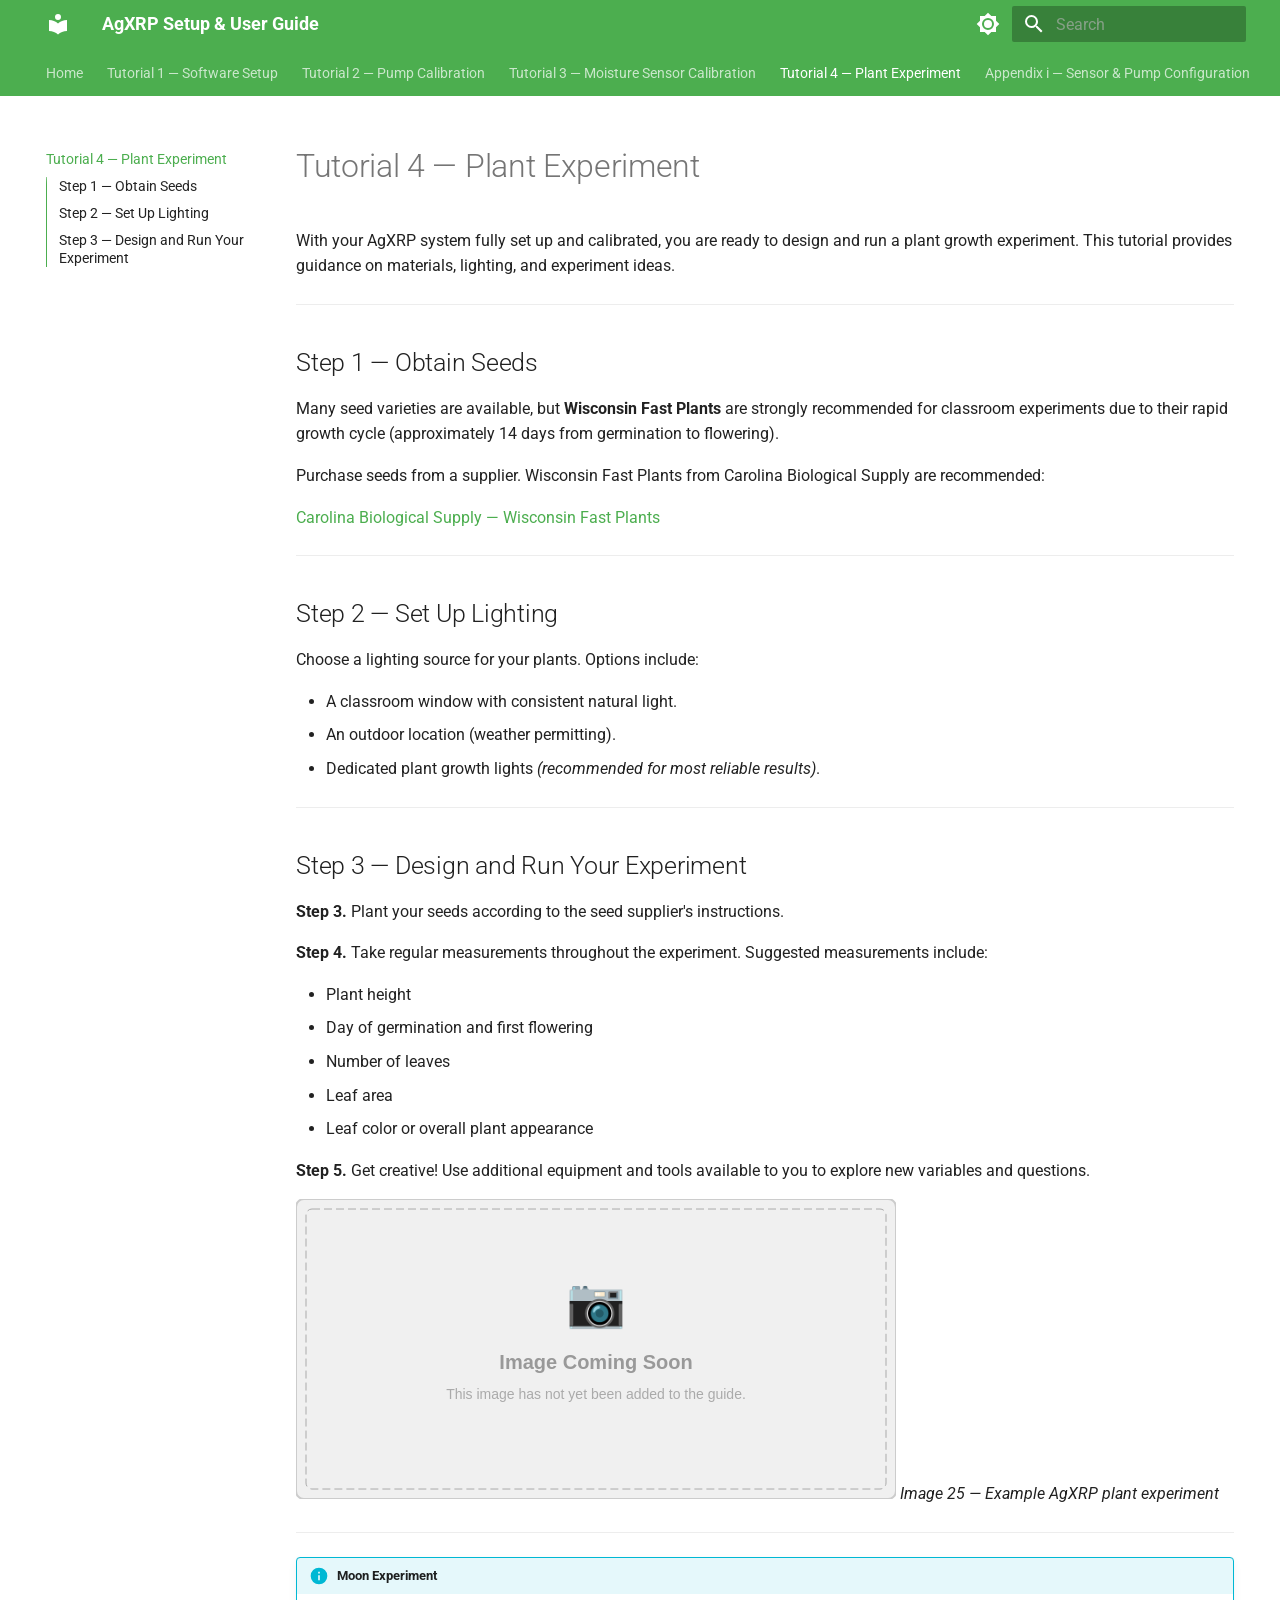
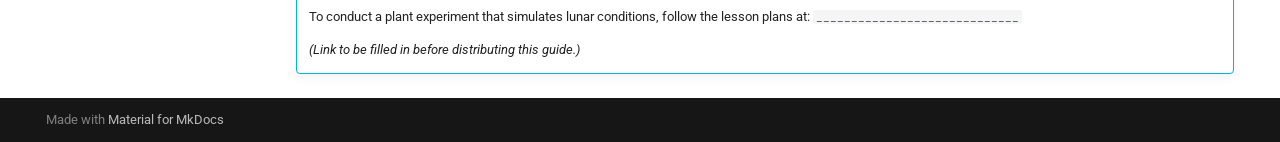
<file: site/tutorial-4-plant-experiment/index.html>
<!doctype html>
<html lang="en" class="no-js">
  <head>
    
      <meta charset="utf-8">
      <meta name="viewport" content="width=device-width,initial-scale=1">
      
        <meta name="description" content="Complete setup and user guide for the AgXRP plant monitoring kit.">
      
      
        <meta name="author" content="AgXRP Team">
      
      
      
        <link rel="prev" href="../tutorial-3-moisture-sensor-calibration/">
      
      
        <link rel="next" href="../appendix-i-sensor-pump-configuration/">
      
      
        
      
      
      <link rel="icon" href="../assets/images/favicon.png">
      <meta name="generator" content="mkdocs-1.6.1, mkdocs-material-9.7.5">
    
    
      
        <title>Tutorial 4 — Plant Experiment - AgXRP Setup & User Guide</title>
      
    
    
      <link rel="stylesheet" href="../assets/stylesheets/main.484c7ddc.min.css">
      
        
        <link rel="stylesheet" href="../assets/stylesheets/palette.ab4e12ef.min.css">
      
      


    
    
      
    
    
      
        
        
        <link rel="preconnect" href="https://fonts.gstatic.com" crossorigin>
        <link rel="stylesheet" href="https://fonts.googleapis.com/css?family=Roboto:300,300i,400,400i,700,700i%7CRoboto+Mono:400,400i,700,700i&display=fallback">
        <style>:root{--md-text-font:"Roboto";--md-code-font:"Roboto Mono"}</style>
      
    
    
    <script>__md_scope=new URL("..",location),__md_hash=e=>[...e].reduce(((e,_)=>(e<<5)-e+_.charCodeAt(0)),0),__md_get=(e,_=localStorage,t=__md_scope)=>JSON.parse(_.getItem(t.pathname+"."+e)),__md_set=(e,_,t=localStorage,a=__md_scope)=>{try{t.setItem(a.pathname+"."+e,JSON.stringify(_))}catch(e){}}</script>
    
      

    
    
  </head>
  
  
    
    
      
    
    
    
    
    <body dir="ltr" data-md-color-scheme="default" data-md-color-primary="green" data-md-color-accent="light-green">
  
    
    <input class="md-toggle" data-md-toggle="drawer" type="checkbox" id="__drawer" autocomplete="off">
    <input class="md-toggle" data-md-toggle="search" type="checkbox" id="__search" autocomplete="off">
    <label class="md-overlay" for="__drawer"></label>
    <div data-md-component="skip">
      
        
        <a href="#tutorial-4-plant-experiment" class="md-skip">
          Skip to content
        </a>
      
    </div>
    <div data-md-component="announce">
      
    </div>
    
    
      

<header class="md-header" data-md-component="header">
  <nav class="md-header__inner md-grid" aria-label="Header">
    <a href=".." title="AgXRP Setup &amp; User Guide" class="md-header__button md-logo" aria-label="AgXRP Setup & User Guide" data-md-component="logo">
      
  
  <svg xmlns="http://www.w3.org/2000/svg" viewBox="0 0 24 24"><path d="M12 8a3 3 0 0 0 3-3 3 3 0 0 0-3-3 3 3 0 0 0-3 3 3 3 0 0 0 3 3m0 3.54C9.64 9.35 6.5 8 3 8v11c3.5 0 6.64 1.35 9 3.54 2.36-2.19 5.5-3.54 9-3.54V8c-3.5 0-6.64 1.35-9 3.54"/></svg>

    </a>
    <label class="md-header__button md-icon" for="__drawer">
      
      <svg xmlns="http://www.w3.org/2000/svg" viewBox="0 0 24 24"><path d="M3 6h18v2H3zm0 5h18v2H3zm0 5h18v2H3z"/></svg>
    </label>
    <div class="md-header__title" data-md-component="header-title">
      <div class="md-header__ellipsis">
        <div class="md-header__topic">
          <span class="md-ellipsis">
            AgXRP Setup & User Guide
          </span>
        </div>
        <div class="md-header__topic" data-md-component="header-topic">
          <span class="md-ellipsis">
            
              Tutorial 4 — Plant Experiment
            
          </span>
        </div>
      </div>
    </div>
    
      
        <form class="md-header__option" data-md-component="palette">
  
    
    
    
    <input class="md-option" data-md-color-media="" data-md-color-scheme="default" data-md-color-primary="green" data-md-color-accent="light-green"  aria-label="Switch to dark mode"  type="radio" name="__palette" id="__palette_0">
    
      <label class="md-header__button md-icon" title="Switch to dark mode" for="__palette_1" hidden>
        <svg xmlns="http://www.w3.org/2000/svg" viewBox="0 0 24 24"><path d="M12 8a4 4 0 0 0-4 4 4 4 0 0 0 4 4 4 4 0 0 0 4-4 4 4 0 0 0-4-4m0 10a6 6 0 0 1-6-6 6 6 0 0 1 6-6 6 6 0 0 1 6 6 6 6 0 0 1-6 6m8-9.31V4h-4.69L12 .69 8.69 4H4v4.69L.69 12 4 15.31V20h4.69L12 23.31 15.31 20H20v-4.69L23.31 12z"/></svg>
      </label>
    
  
    
    
    
    <input class="md-option" data-md-color-media="" data-md-color-scheme="slate" data-md-color-primary="green" data-md-color-accent="light-green"  aria-label="Switch to light mode"  type="radio" name="__palette" id="__palette_1">
    
      <label class="md-header__button md-icon" title="Switch to light mode" for="__palette_0" hidden>
        <svg xmlns="http://www.w3.org/2000/svg" viewBox="0 0 24 24"><path d="M12 18c-.89 0-1.74-.2-2.5-.55C11.56 16.5 13 14.42 13 12s-1.44-4.5-3.5-5.45C10.26 6.2 11.11 6 12 6a6 6 0 0 1 6 6 6 6 0 0 1-6 6m8-9.31V4h-4.69L12 .69 8.69 4H4v4.69L.69 12 4 15.31V20h4.69L12 23.31 15.31 20H20v-4.69L23.31 12z"/></svg>
      </label>
    
  
</form>
      
    
    
      <script>var palette=__md_get("__palette");if(palette&&palette.color){if("(prefers-color-scheme)"===palette.color.media){var media=matchMedia("(prefers-color-scheme: light)"),input=document.querySelector(media.matches?"[data-md-color-media='(prefers-color-scheme: light)']":"[data-md-color-media='(prefers-color-scheme: dark)']");palette.color.media=input.getAttribute("data-md-color-media"),palette.color.scheme=input.getAttribute("data-md-color-scheme"),palette.color.primary=input.getAttribute("data-md-color-primary"),palette.color.accent=input.getAttribute("data-md-color-accent")}for(var[key,value]of Object.entries(palette.color))document.body.setAttribute("data-md-color-"+key,value)}</script>
    
    
    
      
      
        <label class="md-header__button md-icon" for="__search">
          
          <svg xmlns="http://www.w3.org/2000/svg" viewBox="0 0 24 24"><path d="M9.5 3A6.5 6.5 0 0 1 16 9.5c0 1.61-.59 3.09-1.56 4.23l.27.27h.79l5 5-1.5 1.5-5-5v-.79l-.27-.27A6.52 6.52 0 0 1 9.5 16 6.5 6.5 0 0 1 3 9.5 6.5 6.5 0 0 1 9.5 3m0 2C7 5 5 7 5 9.5S7 14 9.5 14 14 12 14 9.5 12 5 9.5 5"/></svg>
        </label>
        <div class="md-search" data-md-component="search" role="dialog">
  <label class="md-search__overlay" for="__search"></label>
  <div class="md-search__inner" role="search">
    <form class="md-search__form" name="search">
      <input type="text" class="md-search__input" name="query" aria-label="Search" placeholder="Search" autocapitalize="off" autocorrect="off" autocomplete="off" spellcheck="false" data-md-component="search-query" required>
      <label class="md-search__icon md-icon" for="__search">
        
        <svg xmlns="http://www.w3.org/2000/svg" viewBox="0 0 24 24"><path d="M9.5 3A6.5 6.5 0 0 1 16 9.5c0 1.61-.59 3.09-1.56 4.23l.27.27h.79l5 5-1.5 1.5-5-5v-.79l-.27-.27A6.52 6.52 0 0 1 9.5 16 6.5 6.5 0 0 1 3 9.5 6.5 6.5 0 0 1 9.5 3m0 2C7 5 5 7 5 9.5S7 14 9.5 14 14 12 14 9.5 12 5 9.5 5"/></svg>
        
        <svg xmlns="http://www.w3.org/2000/svg" viewBox="0 0 24 24"><path d="M20 11v2H8l5.5 5.5-1.42 1.42L4.16 12l7.92-7.92L13.5 5.5 8 11z"/></svg>
      </label>
      <nav class="md-search__options" aria-label="Search">
        
        <button type="reset" class="md-search__icon md-icon" title="Clear" aria-label="Clear" tabindex="-1">
          
          <svg xmlns="http://www.w3.org/2000/svg" viewBox="0 0 24 24"><path d="M19 6.41 17.59 5 12 10.59 6.41 5 5 6.41 10.59 12 5 17.59 6.41 19 12 13.41 17.59 19 19 17.59 13.41 12z"/></svg>
        </button>
      </nav>
      
        <div class="md-search__suggest" data-md-component="search-suggest"></div>
      
    </form>
    <div class="md-search__output">
      <div class="md-search__scrollwrap" tabindex="0" data-md-scrollfix>
        <div class="md-search-result" data-md-component="search-result">
          <div class="md-search-result__meta">
            Initializing search
          </div>
          <ol class="md-search-result__list" role="presentation"></ol>
        </div>
      </div>
    </div>
  </div>
</div>
      
    
    
  </nav>
  
</header>
    
    <div class="md-container" data-md-component="container">
      
      
        
          
            
<nav class="md-tabs" aria-label="Tabs" data-md-component="tabs">
  <div class="md-grid">
    <ul class="md-tabs__list">
      
        
  
  
  
  
    <li class="md-tabs__item">
      <a href=".." class="md-tabs__link">
        
  
  
    
  
  Home

      </a>
    </li>
  

      
        
  
  
  
  
    <li class="md-tabs__item">
      <a href="../tutorial-1-software-setup/" class="md-tabs__link">
        
  
  
    
  
  Tutorial 1 — Software Setup

      </a>
    </li>
  

      
        
  
  
  
  
    <li class="md-tabs__item">
      <a href="../tutorial-2-pump-calibration/" class="md-tabs__link">
        
  
  
    
  
  Tutorial 2 — Pump Calibration

      </a>
    </li>
  

      
        
  
  
  
  
    <li class="md-tabs__item">
      <a href="../tutorial-3-moisture-sensor-calibration/" class="md-tabs__link">
        
  
  
    
  
  Tutorial 3 — Moisture Sensor Calibration

      </a>
    </li>
  

      
        
  
  
  
    
  
  
    <li class="md-tabs__item md-tabs__item--active">
      <a href="./" class="md-tabs__link">
        
  
  
    
  
  Tutorial 4 — Plant Experiment

      </a>
    </li>
  

      
        
  
  
  
  
    <li class="md-tabs__item">
      <a href="../appendix-i-sensor-pump-configuration/" class="md-tabs__link">
        
  
  
    
  
  Appendix i — Sensor & Pump Configuration

      </a>
    </li>
  

      
        
  
  
  
  
    <li class="md-tabs__item">
      <a href="../appendix-ii-soil-drying/" class="md-tabs__link">
        
  
  
    
  
  Appendix ii — Soil Drying Steps

      </a>
    </li>
  

      
    </ul>
  </div>
</nav>
          
        
      
      <main class="md-main" data-md-component="main">
        <div class="md-main__inner md-grid">
          
            
              
              <div class="md-sidebar md-sidebar--primary" data-md-component="sidebar" data-md-type="navigation" >
                <div class="md-sidebar__scrollwrap">
                  <div class="md-sidebar__inner">
                    


  


  

<nav class="md-nav md-nav--primary md-nav--lifted md-nav--integrated" aria-label="Navigation" data-md-level="0">
  <label class="md-nav__title" for="__drawer">
    <a href=".." title="AgXRP Setup &amp; User Guide" class="md-nav__button md-logo" aria-label="AgXRP Setup & User Guide" data-md-component="logo">
      
  
  <svg xmlns="http://www.w3.org/2000/svg" viewBox="0 0 24 24"><path d="M12 8a3 3 0 0 0 3-3 3 3 0 0 0-3-3 3 3 0 0 0-3 3 3 3 0 0 0 3 3m0 3.54C9.64 9.35 6.5 8 3 8v11c3.5 0 6.64 1.35 9 3.54 2.36-2.19 5.5-3.54 9-3.54V8c-3.5 0-6.64 1.35-9 3.54"/></svg>

    </a>
    AgXRP Setup & User Guide
  </label>
  
  <ul class="md-nav__list" data-md-scrollfix>
    
      
      
  
  
  
  
    <li class="md-nav__item">
      <a href=".." class="md-nav__link">
        
  
  
  <span class="md-ellipsis">
    
  
    Home
  

    
  </span>
  
  

      </a>
    </li>
  

    
      
      
  
  
  
  
    <li class="md-nav__item">
      <a href="../tutorial-1-software-setup/" class="md-nav__link">
        
  
  
  <span class="md-ellipsis">
    
  
    Tutorial 1 — Software Setup
  

    
  </span>
  
  

      </a>
    </li>
  

    
      
      
  
  
  
  
    <li class="md-nav__item">
      <a href="../tutorial-2-pump-calibration/" class="md-nav__link">
        
  
  
  <span class="md-ellipsis">
    
  
    Tutorial 2 — Pump Calibration
  

    
  </span>
  
  

      </a>
    </li>
  

    
      
      
  
  
  
  
    <li class="md-nav__item">
      <a href="../tutorial-3-moisture-sensor-calibration/" class="md-nav__link">
        
  
  
  <span class="md-ellipsis">
    
  
    Tutorial 3 — Moisture Sensor Calibration
  

    
  </span>
  
  

      </a>
    </li>
  

    
      
      
  
  
    
  
  
  
    <li class="md-nav__item md-nav__item--active">
      
      <input class="md-nav__toggle md-toggle" type="checkbox" id="__toc">
      
      
        
      
      
        <label class="md-nav__link md-nav__link--active" for="__toc">
          
  
  
  <span class="md-ellipsis">
    
  
    Tutorial 4 — Plant Experiment
  

    
  </span>
  
  

          <span class="md-nav__icon md-icon"></span>
        </label>
      
      <a href="./" class="md-nav__link md-nav__link--active">
        
  
  
  <span class="md-ellipsis">
    
  
    Tutorial 4 — Plant Experiment
  

    
  </span>
  
  

      </a>
      
        

<nav class="md-nav md-nav--secondary" aria-label="Table of contents">
  
  
  
    
  
  
    <label class="md-nav__title" for="__toc">
      <span class="md-nav__icon md-icon"></span>
      Table of contents
    </label>
    <ul class="md-nav__list" data-md-component="toc" data-md-scrollfix>
      
        <li class="md-nav__item">
  <a href="#step-1-obtain-seeds" class="md-nav__link">
    <span class="md-ellipsis">
      
        Step 1 — Obtain Seeds
      
    </span>
  </a>
  
</li>
      
        <li class="md-nav__item">
  <a href="#step-2-set-up-lighting" class="md-nav__link">
    <span class="md-ellipsis">
      
        Step 2 — Set Up Lighting
      
    </span>
  </a>
  
</li>
      
        <li class="md-nav__item">
  <a href="#step-3-design-and-run-your-experiment" class="md-nav__link">
    <span class="md-ellipsis">
      
        Step 3 — Design and Run Your Experiment
      
    </span>
  </a>
  
</li>
      
    </ul>
  
</nav>
      
    </li>
  

    
      
      
  
  
  
  
    <li class="md-nav__item">
      <a href="../appendix-i-sensor-pump-configuration/" class="md-nav__link">
        
  
  
  <span class="md-ellipsis">
    
  
    Appendix i — Sensor & Pump Configuration
  

    
  </span>
  
  

      </a>
    </li>
  

    
      
      
  
  
  
  
    <li class="md-nav__item">
      <a href="../appendix-ii-soil-drying/" class="md-nav__link">
        
  
  
  <span class="md-ellipsis">
    
  
    Appendix ii — Soil Drying Steps
  

    
  </span>
  
  

      </a>
    </li>
  

    
  </ul>
</nav>
                  </div>
                </div>
              </div>
            
            
          
          
            <div class="md-content" data-md-component="content">
              
              <article class="md-content__inner md-typeset">
                
                  



<h1 id="tutorial-4-plant-experiment">Tutorial 4 — Plant Experiment</h1>
<p>With your AgXRP system fully set up and calibrated, you are ready to design and run a plant growth experiment. This tutorial provides guidance on materials, lighting, and experiment ideas.</p>
<hr />
<h2 id="step-1-obtain-seeds">Step 1 — Obtain Seeds</h2>
<p>Many seed varieties are available, but <strong>Wisconsin Fast Plants</strong> are strongly recommended for classroom experiments due to their rapid growth cycle (approximately 14 days from germination to flowering).</p>
<p>Purchase seeds from a supplier. Wisconsin Fast Plants from Carolina Biological Supply are recommended:</p>
<p><a href="https://www.carolina.com/browse/product-search-results?q=seed&amp;tab=p&amp;product.type=Product&amp;product.brandName=wisconsin-fast-plants&amp;facetFields=product.brandName">Carolina Biological Supply — Wisconsin Fast Plants</a></p>
<hr />
<h2 id="step-2-set-up-lighting">Step 2 — Set Up Lighting</h2>
<p>Choose a lighting source for your plants. Options include:</p>
<ul>
<li>A classroom window with consistent natural light.</li>
<li>An outdoor location (weather permitting).</li>
<li>Dedicated plant growth lights <em>(recommended for most reliable results)</em>.</li>
</ul>
<hr />
<h2 id="step-3-design-and-run-your-experiment">Step 3 — Design and Run Your Experiment</h2>
<p><strong>Step 3.</strong> Plant your seeds according to the seed supplier's instructions.</p>
<p><strong>Step 4.</strong> Take regular measurements throughout the experiment. Suggested measurements include:</p>
<ul>
<li>Plant height</li>
<li>Day of germination and first flowering</li>
<li>Number of leaves</li>
<li>Leaf area</li>
<li>Leaf color or overall plant appearance</li>
</ul>
<p><strong>Step 5.</strong> Get creative! Use additional equipment and tools available to you to explore new variables and questions.</p>
<p><img alt="Image 25 — Example AgXRP plant experiment" src="../images/placeholder-missing.svg" />
<em>Image 25 — Example AgXRP plant experiment</em></p>
<hr />
<div class="admonition info">
<p class="admonition-title">Moon Experiment</p>
<p>To conduct a plant experiment that simulates lunar conditions, follow the lesson plans at: <code>_____________________________</code></p>
<p><em>(Link to be filled in before distributing this guide.)</em></p>
</div>












                
              </article>
            </div>
          
          
<script>var target=document.getElementById(location.hash.slice(1));target&&target.name&&(target.checked=target.name.startsWith("__tabbed_"))</script>
        </div>
        
          <button type="button" class="md-top md-icon" data-md-component="top" hidden>
  
  <svg xmlns="http://www.w3.org/2000/svg" viewBox="0 0 24 24"><path d="M13 20h-2V8l-5.5 5.5-1.42-1.42L12 4.16l7.92 7.92-1.42 1.42L13 8z"/></svg>
  Back to top
</button>
        
      </main>
      
        <footer class="md-footer">
  
  <div class="md-footer-meta md-typeset">
    <div class="md-footer-meta__inner md-grid">
      <div class="md-copyright">
  
  
    Made with
    <a href="https://squidfunk.github.io/mkdocs-material/" target="_blank" rel="noopener">
      Material for MkDocs
    </a>
  
</div>
      
    </div>
  </div>
</footer>
      
    </div>
    <div class="md-dialog" data-md-component="dialog">
      <div class="md-dialog__inner md-typeset"></div>
    </div>
    
    
    
      
      
      <script id="__config" type="application/json">{"annotate": null, "base": "..", "features": ["navigation.tabs", "navigation.sections", "navigation.top", "toc.integrate", "search.suggest", "search.highlight", "content.code.annotate"], "search": "../assets/javascripts/workers/search.2c215733.min.js", "tags": null, "translations": {"clipboard.copied": "Copied to clipboard", "clipboard.copy": "Copy to clipboard", "search.result.more.one": "1 more on this page", "search.result.more.other": "# more on this page", "search.result.none": "No matching documents", "search.result.one": "1 matching document", "search.result.other": "# matching documents", "search.result.placeholder": "Type to start searching", "search.result.term.missing": "Missing", "select.version": "Select version"}, "version": null}</script>
    
    
      <script src="../assets/javascripts/bundle.79ae519e.min.js"></script>
      
    
  </body>
</html>
</file>
<file: site/assets/stylesheets/main.484c7ddc.min.css>
@charset "UTF-8";html{-webkit-text-size-adjust:none;-moz-text-size-adjust:none;text-size-adjust:none;box-sizing:border-box}*,:after,:before{box-sizing:inherit}@media (prefers-reduced-motion){*,:after,:before{transition:none!important}}body{margin:0}a,button,input,label{-webkit-tap-highlight-color:transparent}a{color:inherit;text-decoration:none}hr{border:0;box-sizing:initial;display:block;height:.05rem;overflow:visible;padding:0}small{font-size:80%}sub,sup{line-height:1em}img{border-style:none}table{border-collapse:initial;border-spacing:0}td,th{font-weight:400;vertical-align:top}button{background:#0000;border:0;font-family:inherit;font-size:inherit;margin:0;padding:0}input{border:0;outline:none}:root{--md-primary-fg-color:#4051b5;--md-primary-fg-color--light:#5d6cc0;--md-primary-fg-color--dark:#303fa1;--md-primary-bg-color:#fff;--md-primary-bg-color--light:#ffffffb3;--md-accent-fg-color:#526cfe;--md-accent-fg-color--transparent:#526cfe1a;--md-accent-bg-color:#fff;--md-accent-bg-color--light:#ffffffb3}[data-md-color-scheme=default]{color-scheme:light}[data-md-color-scheme=default] img[src$="#gh-dark-mode-only"],[data-md-color-scheme=default] img[src$="#only-dark"]{display:none}:root,[data-md-color-scheme=default]{--md-hue:225deg;--md-default-fg-color:#000000de;--md-default-fg-color--light:#0000008a;--md-default-fg-color--lighter:#00000052;--md-default-fg-color--lightest:#00000012;--md-default-bg-color:#fff;--md-default-bg-color--light:#ffffffb3;--md-default-bg-color--lighter:#ffffff4d;--md-default-bg-color--lightest:#ffffff1f;--md-code-fg-color:#36464e;--md-code-bg-color:#f5f5f5;--md-code-bg-color--light:#f5f5f5b3;--md-code-bg-color--lighter:#f5f5f54d;--md-code-hl-color:#4287ff;--md-code-hl-color--light:#4287ff1a;--md-code-hl-number-color:#d52a2a;--md-code-hl-special-color:#db1457;--md-code-hl-function-color:#a846b9;--md-code-hl-constant-color:#6e59d9;--md-code-hl-keyword-color:#3f6ec6;--md-code-hl-string-color:#1c7d4d;--md-code-hl-name-color:var(--md-code-fg-color);--md-code-hl-operator-color:var(--md-default-fg-color--light);--md-code-hl-punctuation-color:var(--md-default-fg-color--light);--md-code-hl-comment-color:var(--md-default-fg-color--light);--md-code-hl-generic-color:var(--md-default-fg-color--light);--md-code-hl-variable-color:var(--md-default-fg-color--light);--md-typeset-color:var(--md-default-fg-color);--md-typeset-a-color:var(--md-primary-fg-color);--md-typeset-del-color:#f5503d26;--md-typeset-ins-color:#0bd57026;--md-typeset-kbd-color:#fafafa;--md-typeset-kbd-accent-color:#fff;--md-typeset-kbd-border-color:#b8b8b8;--md-typeset-mark-color:#ffff0080;--md-typeset-table-color:#0000001f;--md-typeset-table-color--light:rgba(0,0,0,.035);--md-admonition-fg-color:var(--md-default-fg-color);--md-admonition-bg-color:var(--md-default-bg-color);--md-warning-fg-color:#000000de;--md-warning-bg-color:#ff9;--md-footer-fg-color:#fff;--md-footer-fg-color--light:#ffffffb3;--md-footer-fg-color--lighter:#ffffff73;--md-footer-bg-color:#000000de;--md-footer-bg-color--dark:#00000052;--md-shadow-z1:0 0.2rem 0.5rem #0000000d,0 0 0.05rem #0000001a;--md-shadow-z2:0 0.2rem 0.5rem #0000001a,0 0 0.05rem #00000040;--md-shadow-z3:0 0.2rem 0.5rem #0003,0 0 0.05rem #00000059}.md-icon svg{fill:currentcolor;display:block;height:1.2rem;width:1.2rem}body{-webkit-font-smoothing:antialiased;-moz-osx-font-smoothing:grayscale;--md-text-font-family:var(--md-text-font,_),-apple-system,BlinkMacSystemFont,Helvetica,Arial,sans-serif;--md-code-font-family:var(--md-code-font,_),SFMono-Regular,Consolas,Menlo,monospace}aside,body,input{font-feature-settings:"kern","liga";color:var(--md-typeset-color);font-family:var(--md-text-font-family)}code,kbd,pre{font-feature-settings:"kern";font-family:var(--md-code-font-family)}:root{--md-typeset-table-sort-icon:url('data:image/svg+xml;charset=utf-8,<svg xmlns="http://www.w3.org/2000/svg" viewBox="0 0 24 24"><path d="m18 21-4-4h3V7h-3l4-4 4 4h-3v10h3M2 19v-2h10v2M2 13v-2h7v2M2 7V5h4v2z"/></svg>');--md-typeset-table-sort-icon--asc:url('data:image/svg+xml;charset=utf-8,<svg xmlns="http://www.w3.org/2000/svg" viewBox="0 0 24 24"><path d="M19 17h3l-4 4-4-4h3V3h2M2 17h10v2H2M6 5v2H2V5m0 6h7v2H2z"/></svg>');--md-typeset-table-sort-icon--desc:url('data:image/svg+xml;charset=utf-8,<svg xmlns="http://www.w3.org/2000/svg" viewBox="0 0 24 24"><path d="M19 7h3l-4-4-4 4h3v14h2M2 17h10v2H2M6 5v2H2V5m0 6h7v2H2z"/></svg>')}.md-typeset{-webkit-print-color-adjust:exact;color-adjust:exact;font-size:.8rem;line-height:1.6;overflow-wrap:break-word}@media print{.md-typeset{font-size:.68rem}}.md-typeset blockquote,.md-typeset dl,.md-typeset figure,.md-typeset ol,.md-typeset pre,.md-typeset ul{margin-bottom:1em;margin-top:1em}.md-typeset h1{color:var(--md-default-fg-color--light);font-size:2em;line-height:1.3;margin:0 0 1.25em}.md-typeset h1,.md-typeset h2{font-weight:300;letter-spacing:-.01em}.md-typeset h2{font-size:1.5625em;line-height:1.4;margin:1.6em 0 .64em}.md-typeset h3{font-size:1.25em;font-weight:400;letter-spacing:-.01em;line-height:1.5;margin:1.6em 0 .8em}.md-typeset h2+h3{margin-top:.8em}.md-typeset h4{font-weight:700;letter-spacing:-.01em;margin:1em 0}.md-typeset h5,.md-typeset h6{color:var(--md-default-fg-color--light);font-size:.8em;font-weight:700;letter-spacing:-.01em;margin:1.25em 0}.md-typeset h5{text-transform:uppercase}.md-typeset h5 code{text-transform:none}.md-typeset hr{border-bottom:.05rem solid var(--md-default-fg-color--lightest);display:flow-root;margin:1.5em 0}.md-typeset a{color:var(--md-typeset-a-color);word-break:break-word}.md-typeset a,.md-typeset a:before{transition:color 125ms}.md-typeset a:focus,.md-typeset a:hover{color:var(--md-accent-fg-color)}.md-typeset a:focus code,.md-typeset a:hover code{background-color:var(--md-accent-fg-color--transparent);color:var(--md-accent-fg-color)}.md-typeset a code{color:var(--md-typeset-a-color)}.md-typeset a.focus-visible{outline-color:var(--md-accent-fg-color);outline-offset:.2rem}.md-typeset code,.md-typeset kbd,.md-typeset pre{color:var(--md-code-fg-color);direction:ltr;font-variant-ligatures:none;transition:background-color 125ms}@media print{.md-typeset code,.md-typeset kbd,.md-typeset pre{white-space:pre-wrap}}.md-typeset code{background-color:var(--md-code-bg-color);border-radius:.1rem;-webkit-box-decoration-break:clone;box-decoration-break:clone;font-size:.85em;padding:0 .2941176471em;transition:color 125ms,background-color 125ms;word-break:break-word}.md-typeset code:not(.focus-visible){-webkit-tap-highlight-color:transparent;outline:none}.md-typeset pre{display:flow-root;line-height:1.4;position:relative}.md-typeset pre>code{-webkit-box-decoration-break:slice;box-decoration-break:slice;box-shadow:none;display:block;margin:0;outline-color:var(--md-accent-fg-color);overflow:auto;padding:.7720588235em 1.1764705882em;scrollbar-color:var(--md-default-fg-color--lighter) #0000;scrollbar-width:thin;touch-action:auto;word-break:normal}.md-typeset pre>code:hover{scrollbar-color:var(--md-accent-fg-color) #0000}.md-typeset pre>code::-webkit-scrollbar{height:.2rem;width:.2rem}.md-typeset pre>code::-webkit-scrollbar-thumb{background-color:var(--md-default-fg-color--lighter)}.md-typeset pre>code::-webkit-scrollbar-thumb:hover{background-color:var(--md-accent-fg-color)}.md-typeset kbd{background-color:var(--md-typeset-kbd-color);border-radius:.1rem;box-shadow:0 .1rem 0 .05rem var(--md-typeset-kbd-border-color),0 .1rem 0 var(--md-typeset-kbd-border-color),0 -.1rem .2rem var(--md-typeset-kbd-accent-color) inset;color:var(--md-default-fg-color);display:inline-block;font-size:.75em;padding:0 .6666666667em;vertical-align:text-top;word-break:break-word}.md-typeset mark{background-color:var(--md-typeset-mark-color);-webkit-box-decoration-break:clone;box-decoration-break:clone;color:inherit;word-break:break-word}.md-typeset abbr{cursor:help;text-decoration:none}.md-typeset [data-preview],.md-typeset abbr{border-bottom:.05rem dotted var(--md-default-fg-color--light)}.md-typeset small{opacity:.75}[dir=ltr] .md-typeset sub,[dir=ltr] .md-typeset sup{margin-left:.078125em}[dir=rtl] .md-typeset sub,[dir=rtl] .md-typeset sup{margin-right:.078125em}[dir=ltr] .md-typeset blockquote{padding-left:.6rem}[dir=rtl] .md-typeset blockquote{padding-right:.6rem}[dir=ltr] .md-typeset blockquote{border-left:.2rem solid var(--md-default-fg-color--lighter)}[dir=rtl] .md-typeset blockquote{border-right:.2rem solid var(--md-default-fg-color--lighter)}.md-typeset blockquote{color:var(--md-default-fg-color--light);margin-left:0;margin-right:0}.md-typeset ul{list-style-type:disc}.md-typeset ul[type]{list-style-type:revert-layer}[dir=ltr] .md-typeset ol,[dir=ltr] .md-typeset ul{margin-left:.625em}[dir=rtl] .md-typeset ol,[dir=rtl] .md-typeset ul{margin-right:.625em}.md-typeset ol,.md-typeset ul{padding:0}.md-typeset ol:not([hidden]),.md-typeset ul:not([hidden]){display:flow-root}.md-typeset ol ol,.md-typeset ul ol{list-style-type:lower-alpha}.md-typeset ol ol ol,.md-typeset ul ol ol{list-style-type:lower-roman}.md-typeset ol ol ol ol,.md-typeset ul ol ol ol{list-style-type:upper-alpha}.md-typeset ol ol ol ol ol,.md-typeset ul ol ol ol ol{list-style-type:upper-roman}.md-typeset ol[type],.md-typeset ul[type]{list-style-type:revert-layer}[dir=ltr] .md-typeset ol li,[dir=ltr] .md-typeset ul li{margin-left:1.25em}[dir=rtl] .md-typeset ol li,[dir=rtl] .md-typeset ul li{margin-right:1.25em}.md-typeset ol li,.md-typeset ul li{margin-bottom:.5em}.md-typeset ol li blockquote,.md-typeset ol li p,.md-typeset ul li blockquote,.md-typeset ul li p{margin:.5em 0}.md-typeset ol li:last-child,.md-typeset ul li:last-child{margin-bottom:0}[dir=ltr] .md-typeset ol li ol,[dir=ltr] .md-typeset ol li ul,[dir=ltr] .md-typeset ul li ol,[dir=ltr] .md-typeset ul li ul{margin-left:.625em}[dir=rtl] .md-typeset ol li ol,[dir=rtl] .md-typeset ol li ul,[dir=rtl] .md-typeset ul li ol,[dir=rtl] .md-typeset ul li ul{margin-right:.625em}.md-typeset ol li ol,.md-typeset ol li ul,.md-typeset ul li ol,.md-typeset ul li ul{margin-bottom:.5em;margin-top:.5em}[dir=ltr] .md-typeset dd{margin-left:1.875em}[dir=rtl] .md-typeset dd{margin-right:1.875em}.md-typeset dd{margin-bottom:1.5em;margin-top:1em}.md-typeset img,.md-typeset svg,.md-typeset video{height:auto;max-width:100%}.md-typeset img[align=left]{margin:1em 1em 1em 0}.md-typeset img[align=right]{margin:1em 0 1em 1em}.md-typeset img[align]:only-child{margin-top:0}.md-typeset figure{display:flow-root;margin:1em auto;max-width:100%;text-align:center;width:fit-content}.md-typeset figure img{display:block;margin:0 auto}.md-typeset figcaption{font-style:italic;margin:1em auto;max-width:24rem}.md-typeset iframe{max-width:100%}.md-typeset table:not([class]){background-color:var(--md-default-bg-color);border:.05rem solid var(--md-typeset-table-color);border-radius:.1rem;display:inline-block;font-size:.64rem;max-width:100%;overflow:auto;touch-action:auto}@media print{.md-typeset table:not([class]){display:table}}.md-typeset table:not([class])+*{margin-top:1.5em}.md-typeset table:not([class]) td>:first-child,.md-typeset table:not([class]) th>:first-child{margin-top:0}.md-typeset table:not([class]) td>:last-child,.md-typeset table:not([class]) th>:last-child{margin-bottom:0}.md-typeset table:not([class]) td:not([align]),.md-typeset table:not([class]) th:not([align]){text-align:left}[dir=rtl] .md-typeset table:not([class]) td:not([align]),[dir=rtl] .md-typeset table:not([class]) th:not([align]){text-align:right}.md-typeset table:not([class]) th{font-weight:700;min-width:5rem;padding:.9375em 1.25em;vertical-align:top}.md-typeset table:not([class]) td{border-top:.05rem solid var(--md-typeset-table-color);padding:.9375em 1.25em;vertical-align:top}.md-typeset table:not([class]) tbody tr{transition:background-color 125ms}.md-typeset table:not([class]) tbody tr:hover{background-color:var(--md-typeset-table-color--light);box-shadow:0 .05rem 0 var(--md-default-bg-color) inset}.md-typeset table:not([class]) a{word-break:normal}.md-typeset table th[role=columnheader]{cursor:pointer}[dir=ltr] .md-typeset table th[role=columnheader]:after{margin-left:.5em}[dir=rtl] .md-typeset table th[role=columnheader]:after{margin-right:.5em}.md-typeset table th[role=columnheader]:after{content:"";display:inline-block;height:1.2em;-webkit-mask-image:var(--md-typeset-table-sort-icon);mask-image:var(--md-typeset-table-sort-icon);-webkit-mask-repeat:no-repeat;mask-repeat:no-repeat;-webkit-mask-size:contain;mask-size:contain;transition:background-color 125ms;vertical-align:text-bottom;width:1.2em}.md-typeset table th[role=columnheader]:hover:after{background-color:var(--md-default-fg-color--lighter)}.md-typeset table th[role=columnheader][aria-sort=ascending]:after{background-color:var(--md-default-fg-color--light);-webkit-mask-image:var(--md-typeset-table-sort-icon--asc);mask-image:var(--md-typeset-table-sort-icon--asc)}.md-typeset table th[role=columnheader][aria-sort=descending]:after{background-color:var(--md-default-fg-color--light);-webkit-mask-image:var(--md-typeset-table-sort-icon--desc);mask-image:var(--md-typeset-table-sort-icon--desc)}.md-typeset__scrollwrap{margin:1em -.8rem;overflow-x:auto;touch-action:auto}.md-typeset__table{display:inline-block;margin-bottom:.5em;padding:0 .8rem}@media print{.md-typeset__table{display:block}}html .md-typeset__table table{display:table;margin:0;overflow:hidden;width:100%}@media screen and (max-width:44.984375em){.md-content__inner>pre{margin:1em -.8rem}.md-content__inner>pre code{border-radius:0}}.md-typeset .md-author{border-radius:100%;display:block;flex-shrink:0;height:1.6rem;overflow:hidden;position:relative;transition:color 125ms,transform 125ms;width:1.6rem}.md-typeset .md-author img{display:block}.md-typeset .md-author--more{background:var(--md-default-fg-color--lightest);color:var(--md-default-fg-color--lighter);font-size:.6rem;font-weight:700;line-height:1.6rem;text-align:center}.md-typeset .md-author--long{height:2.4rem;width:2.4rem}.md-typeset a.md-author{transform:scale(1)}.md-typeset a.md-author img{border-radius:100%;filter:grayscale(100%) opacity(75%);transition:filter 125ms}.md-typeset a.md-author:focus,.md-typeset a.md-author:hover{transform:scale(1.1);z-index:1}.md-typeset a.md-author:focus img,.md-typeset a.md-author:hover img{filter:grayscale(0)}.md-banner{background-color:var(--md-footer-bg-color);color:var(--md-footer-fg-color);overflow:auto}@media print{.md-banner{display:none}}.md-banner--warning{background-color:var(--md-warning-bg-color);color:var(--md-warning-fg-color)}.md-banner__inner{font-size:.7rem;margin:.6rem auto;padding:0 .8rem}[dir=ltr] .md-banner__button{float:right}[dir=rtl] .md-banner__button{float:left}.md-banner__button{color:inherit;cursor:pointer;transition:opacity .25s}.no-js .md-banner__button{display:none}.md-banner__button:hover{opacity:.7}html{font-size:125%;height:100%;overflow-x:hidden}@media screen and (min-width:100em){html{font-size:137.5%}}@media screen and (min-width:125em){html{font-size:150%}}body{background-color:var(--md-default-bg-color);display:flex;flex-direction:column;font-size:.5rem;min-height:100%;position:relative;width:100%}@media print{body{display:block}}@media screen and (max-width:59.984375em){body[data-md-scrolllock]{position:fixed}}.md-grid{margin-left:auto;margin-right:auto;max-width:61rem}.md-container{display:flex;flex-direction:column;flex-grow:1}@media print{.md-container{display:block}}.md-main{flex-grow:1}.md-main__inner{display:flex;height:100%;margin-top:1.5rem}.md-ellipsis{overflow:hidden;text-overflow:ellipsis}.md-toggle{display:none}.md-option{height:0;opacity:0;position:absolute;width:0}.md-option:checked+label:not([hidden]){display:block}.md-option.focus-visible+label{outline-color:var(--md-accent-fg-color);outline-style:auto}.md-skip{background-color:var(--md-default-fg-color);border-radius:.1rem;color:var(--md-default-bg-color);font-size:.64rem;margin:.5rem;opacity:0;outline-color:var(--md-accent-fg-color);padding:.3rem .5rem;position:fixed;transform:translateY(.4rem);z-index:-1}.md-skip:focus{opacity:1;transform:translateY(0);transition:transform .25s cubic-bezier(.4,0,.2,1),opacity 175ms 75ms;z-index:10}@page{margin:25mm}:root{--md-clipboard-icon:url('data:image/svg+xml;charset=utf-8,<svg xmlns="http://www.w3.org/2000/svg" viewBox="0 0 24 24"><path d="M19 21H8V7h11m0-2H8a2 2 0 0 0-2 2v14a2 2 0 0 0 2 2h11a2 2 0 0 0 2-2V7a2 2 0 0 0-2-2m-3-4H4a2 2 0 0 0-2 2v14h2V3h12z"/></svg>')}.md-clipboard{border-radius:.1rem;color:var(--md-default-fg-color--lightest);cursor:pointer;height:1.5em;outline-color:var(--md-accent-fg-color);outline-offset:.1rem;transition:color .25s;width:1.5em;z-index:1}@media print{.md-clipboard{display:none}}.md-clipboard:not(.focus-visible){-webkit-tap-highlight-color:transparent;outline:none}:hover>.md-clipboard{color:var(--md-default-fg-color--light)}.md-clipboard:focus,.md-clipboard:hover{color:var(--md-accent-fg-color)}.md-clipboard:after{background-color:currentcolor;content:"";display:block;height:1.125em;margin:0 auto;-webkit-mask-image:var(--md-clipboard-icon);mask-image:var(--md-clipboard-icon);-webkit-mask-position:center;mask-position:center;-webkit-mask-repeat:no-repeat;mask-repeat:no-repeat;-webkit-mask-size:contain;mask-size:contain;width:1.125em}.md-clipboard--inline{cursor:pointer}.md-clipboard--inline code{transition:color .25s,background-color .25s}.md-clipboard--inline:focus code,.md-clipboard--inline:hover code{background-color:var(--md-accent-fg-color--transparent);color:var(--md-accent-fg-color)}:root{--md-code-select-icon:url('data:image/svg+xml;charset=utf-8,<svg xmlns="http://www.w3.org/2000/svg" viewBox="0 0 24 24"><path d="M19 19h-4v2h4c1.1 0 2-.9 2-2v-4h-2m0-12h-4v2h4v4h2V5c0-1.1-.9-2-2-2M5 5h4V3H5c-1.1 0-2 .9-2 2v4h2m0 6H3v4c0 1.1.9 2 2 2h4v-2H5zm2-4h2v2H7zm4 0h2v2h-2zm4 0h2v2h-2zM7 7h2v2H7zm4 0h2v2h-2zm4 0h2v2h-2zm-8 8h2v2H7zm4 0h2v2h-2zm4 0h2v2h-2z"/></svg>');--md-code-copy-icon:url('data:image/svg+xml;charset=utf-8,<svg xmlns="http://www.w3.org/2000/svg" viewBox="0 0 24 24"><path d="M19 21H8V7h11m0-2H8a2 2 0 0 0-2 2v14a2 2 0 0 0 2 2h11a2 2 0 0 0 2-2V7a2 2 0 0 0-2-2m-3-4H4a2 2 0 0 0-2 2v14h2V3h12z"/></svg>')}.md-typeset .md-code__content{display:grid}.md-code__nav{background-color:var(--md-code-bg-color--lighter);border-radius:.1rem;display:flex;gap:.2rem;padding:.2rem;position:absolute;right:.25em;top:.25em;transition:background-color .25s;z-index:1}:hover>.md-code__nav{background-color:var(--md-code-bg-color--light)}.md-code__button{color:var(--md-default-fg-color--lightest);cursor:pointer;display:block;height:1.5em;outline-color:var(--md-accent-fg-color);outline-offset:.1rem;transition:color .25s;width:1.5em}:hover>*>.md-code__button{color:var(--md-default-fg-color--light)}.md-code__button.focus-visible,.md-code__button:hover{color:var(--md-accent-fg-color)}.md-code__button--active{color:var(--md-default-fg-color)!important}.md-code__button:after{background-color:currentcolor;content:"";display:block;height:1.125em;margin:0 auto;-webkit-mask-position:center;mask-position:center;-webkit-mask-repeat:no-repeat;mask-repeat:no-repeat;-webkit-mask-size:contain;mask-size:contain;width:1.125em}.md-code__button[data-md-type=select]:after{-webkit-mask-image:var(--md-code-select-icon);mask-image:var(--md-code-select-icon)}.md-code__button[data-md-type=copy]:after{-webkit-mask-image:var(--md-code-copy-icon);mask-image:var(--md-code-copy-icon)}@keyframes consent{0%{opacity:0;transform:translateY(100%)}to{opacity:1;transform:translateY(0)}}@keyframes overlay{0%{opacity:0}to{opacity:1}}.md-consent__overlay{animation:overlay .25s both;-webkit-backdrop-filter:blur(.1rem);backdrop-filter:blur(.1rem);background-color:#0000008a;height:100%;opacity:1;position:fixed;top:0;width:100%;z-index:5}.md-consent__inner{animation:consent .5s cubic-bezier(.1,.7,.1,1) both;background-color:var(--md-default-bg-color);border:0;border-radius:.1rem;bottom:0;box-shadow:0 0 .2rem #0000001a,0 .2rem .4rem #0003;max-height:100%;overflow:auto;padding:0;position:fixed;width:100%;z-index:5}.md-consent__form{padding:.8rem}.md-consent__settings{display:none;margin:1em 0}input:checked+.md-consent__settings{display:block}.md-consent__controls{margin-bottom:.8rem}.md-typeset .md-consent__controls .md-button{display:inline}@media screen and (max-width:44.984375em){.md-typeset .md-consent__controls .md-button{display:block;margin-top:.4rem;text-align:center;width:100%}}.md-consent label{cursor:pointer}.md-content{flex-grow:1;min-width:0}.md-content__inner{margin:0 .8rem 1.2rem;padding-top:.6rem}@media screen and (min-width:76.25em){[dir=ltr] .md-sidebar--primary:not([hidden])~.md-content>.md-content__inner{margin-left:1.2rem}[dir=ltr] .md-sidebar--secondary:not([hidden])~.md-content>.md-content__inner,[dir=rtl] .md-sidebar--primary:not([hidden])~.md-content>.md-content__inner{margin-right:1.2rem}[dir=rtl] .md-sidebar--secondary:not([hidden])~.md-content>.md-content__inner{margin-left:1.2rem}}.md-content__inner:before{content:"";display:block;height:.4rem}.md-content__inner>:last-child{margin-bottom:0}[dir=ltr] .md-content__button{float:right}[dir=rtl] .md-content__button{float:left}[dir=ltr] .md-content__button{margin-left:.4rem}[dir=rtl] .md-content__button{margin-right:.4rem}.md-content__button{margin:.4rem 0;padding:0}@media print{.md-content__button{display:none}}.md-typeset .md-content__button{color:var(--md-default-fg-color--lighter)}.md-content__button svg{display:inline;vertical-align:top}[dir=rtl] .md-content__button svg{transform:scaleX(-1)}[dir=ltr] .md-dialog{right:.8rem}[dir=rtl] .md-dialog{left:.8rem}.md-dialog{background-color:var(--md-default-fg-color);border-radius:.1rem;bottom:.8rem;box-shadow:var(--md-shadow-z3);min-width:11.1rem;opacity:0;padding:.4rem .6rem;pointer-events:none;position:fixed;transform:translateY(100%);transition:transform 0ms .4s,opacity .4s;z-index:4}@media print{.md-dialog{display:none}}.md-dialog--active{opacity:1;pointer-events:auto;transform:translateY(0);transition:transform .4s cubic-bezier(.075,.85,.175,1),opacity .4s}.md-dialog__inner{color:var(--md-default-bg-color);font-size:.7rem}.md-feedback{margin:2em 0 1em;text-align:center}.md-feedback fieldset{border:none;margin:0;padding:0}.md-feedback__title{font-weight:700;margin:1em auto}.md-feedback__inner{position:relative}.md-feedback__list{display:flex;flex-wrap:wrap;place-content:baseline center;position:relative}.md-feedback__list:hover .md-icon:not(:disabled){color:var(--md-default-fg-color--lighter)}:disabled .md-feedback__list{min-height:1.8rem}.md-feedback__icon{color:var(--md-default-fg-color--light);cursor:pointer;flex-shrink:0;margin:0 .1rem;transition:color 125ms}.md-feedback__icon:not(:disabled).md-icon:hover{color:var(--md-accent-fg-color)}.md-feedback__icon:disabled{color:var(--md-default-fg-color--lightest);pointer-events:none}.md-feedback__note{opacity:0;position:relative;transform:translateY(.4rem);transition:transform .4s cubic-bezier(.1,.7,.1,1),opacity .15s}.md-feedback__note>*{margin:0 auto;max-width:16rem}:disabled .md-feedback__note{opacity:1;transform:translateY(0)}@media print{.md-feedback{display:none}}.md-footer{background-color:var(--md-footer-bg-color);color:var(--md-footer-fg-color)}@media print{.md-footer{display:none}}.md-footer__inner{justify-content:space-between;overflow:auto;padding:.2rem}.md-footer__inner:not([hidden]){display:flex}.md-footer__link{align-items:end;display:flex;flex-grow:0.01;margin-bottom:.4rem;margin-top:1rem;max-width:100%;outline-color:var(--md-accent-fg-color);overflow:hidden;transition:opacity .25s}.md-footer__link:focus,.md-footer__link:hover{opacity:.7}[dir=rtl] .md-footer__link svg{transform:scaleX(-1)}@media screen and (max-width:44.984375em){.md-footer__link--prev{flex-shrink:0}.md-footer__link--prev .md-footer__title{display:none}}[dir=ltr] .md-footer__link--next{margin-left:auto}[dir=rtl] .md-footer__link--next{margin-right:auto}.md-footer__link--next{text-align:right}[dir=rtl] .md-footer__link--next{text-align:left}.md-footer__title{flex-grow:1;font-size:.9rem;margin-bottom:.7rem;max-width:calc(100% - 2.4rem);padding:0 1rem;white-space:nowrap}.md-footer__button{margin:.2rem;padding:.4rem}.md-footer__direction{font-size:.64rem;opacity:.7}.md-footer-meta{background-color:var(--md-footer-bg-color--dark)}.md-footer-meta__inner{display:flex;flex-wrap:wrap;justify-content:space-between;padding:.2rem}html .md-footer-meta.md-typeset a{color:var(--md-footer-fg-color--light)}html .md-footer-meta.md-typeset a:focus,html .md-footer-meta.md-typeset a:hover{color:var(--md-footer-fg-color)}.md-copyright{color:var(--md-footer-fg-color--lighter);font-size:.64rem;margin:auto .6rem;padding:.4rem 0;width:100%}@media screen and (min-width:45em){.md-copyright{width:auto}}.md-copyright__highlight{color:var(--md-footer-fg-color--light)}.md-social{display:inline-flex;gap:.2rem;margin:0 .4rem;padding:.2rem 0 .6rem}@media screen and (min-width:45em){.md-social{padding:.6rem 0}}.md-social__link{display:inline-block;height:1.6rem;text-align:center;width:1.6rem}.md-social__link:before{line-height:1.9}.md-social__link svg{fill:currentcolor;max-height:.8rem;vertical-align:-25%}.md-typeset .md-button{border:.1rem solid;border-radius:.1rem;color:var(--md-primary-fg-color);cursor:pointer;display:inline-block;font-weight:700;padding:.625em 2em;transition:color 125ms,background-color 125ms,border-color 125ms}.md-typeset .md-button--primary{background-color:var(--md-primary-fg-color);border-color:var(--md-primary-fg-color);color:var(--md-primary-bg-color)}.md-typeset .md-button:focus,.md-typeset .md-button:hover{background-color:var(--md-accent-fg-color);border-color:var(--md-accent-fg-color);color:var(--md-accent-bg-color)}[dir=ltr] .md-typeset .md-input{border-top-left-radius:.1rem}[dir=ltr] .md-typeset .md-input,[dir=rtl] .md-typeset .md-input{border-top-right-radius:.1rem}[dir=rtl] .md-typeset .md-input{border-top-left-radius:.1rem}.md-typeset .md-input{border-bottom:.1rem solid var(--md-default-fg-color--lighter);box-shadow:var(--md-shadow-z1);font-size:.8rem;height:1.8rem;padding:0 .6rem;transition:border .25s,box-shadow .25s}.md-typeset .md-input:focus,.md-typeset .md-input:hover{border-bottom-color:var(--md-accent-fg-color);box-shadow:var(--md-shadow-z2)}.md-typeset .md-input--stretch{width:100%}.md-header{background-color:var(--md-primary-fg-color);box-shadow:0 0 .2rem #0000,0 .2rem .4rem #0000;color:var(--md-primary-bg-color);display:block;left:0;position:sticky;right:0;top:0;z-index:4}@media print{.md-header{display:none}}.md-header[hidden]{transform:translateY(-100%);transition:transform .25s cubic-bezier(.8,0,.6,1),box-shadow .25s}.md-header--shadow{box-shadow:0 0 .2rem #0000001a,0 .2rem .4rem #0003;transition:transform .25s cubic-bezier(.1,.7,.1,1),box-shadow .25s}.md-header__inner{align-items:center;display:flex;padding:0 .2rem}.md-header__button{color:currentcolor;cursor:pointer;margin:.2rem;outline-color:var(--md-accent-fg-color);padding:.4rem;position:relative;transition:opacity .25s;vertical-align:middle;z-index:1}.md-header__button:hover{opacity:.7}.md-header__button:not([hidden]){display:inline-block}.md-header__button:not(.focus-visible){-webkit-tap-highlight-color:transparent;outline:none}.md-header__button.md-logo{margin:.2rem;padding:.4rem}@media screen and (max-width:76.234375em){.md-header__button.md-logo{display:none}}.md-header__button.md-logo img,.md-header__button.md-logo svg{fill:currentcolor;display:block;height:1.2rem;width:auto}@media screen and (min-width:60em){.md-header__button[for=__search]{display:none}}.no-js .md-header__button[for=__search]{display:none}[dir=rtl] .md-header__button[for=__search] svg{transform:scaleX(-1)}@media screen and (min-width:76.25em){.md-header__button[for=__drawer]{display:none}}.md-header__topic{display:flex;max-width:100%;position:absolute;transition:transform .4s cubic-bezier(.1,.7,.1,1),opacity .15s;white-space:nowrap}.md-header__topic+.md-header__topic{opacity:0;pointer-events:none;transform:translateX(1.25rem);transition:transform .4s cubic-bezier(1,.7,.1,.1),opacity .15s;z-index:-1}[dir=rtl] .md-header__topic+.md-header__topic{transform:translateX(-1.25rem)}.md-header__topic:first-child{font-weight:700}[dir=ltr] .md-header__title{margin-left:1rem;margin-right:.4rem}[dir=rtl] .md-header__title{margin-left:.4rem;margin-right:1rem}.md-header__title{flex-grow:1;font-size:.9rem;height:2.4rem;line-height:2.4rem}.md-header__title--active .md-header__topic{opacity:0;pointer-events:none;transform:translateX(-1.25rem);transition:transform .4s cubic-bezier(1,.7,.1,.1),opacity .15s;z-index:-1}[dir=rtl] .md-header__title--active .md-header__topic{transform:translateX(1.25rem)}.md-header__title--active .md-header__topic+.md-header__topic{opacity:1;pointer-events:auto;transform:translateX(0);transition:transform .4s cubic-bezier(.1,.7,.1,1),opacity .15s;z-index:0}.md-header__title>.md-header__ellipsis{height:100%;position:relative;width:100%}.md-header__option{display:flex;flex-shrink:0;max-width:100%;transition:max-width 0ms .25s,opacity .25s .25s;white-space:nowrap}[data-md-toggle=search]:checked~.md-header .md-header__option{max-width:0;opacity:0;transition:max-width 0ms,opacity 0ms}.md-header__option>input{bottom:0}.md-header__source{display:none}@media screen and (min-width:60em){[dir=ltr] .md-header__source{margin-left:1rem}[dir=rtl] .md-header__source{margin-right:1rem}.md-header__source{display:block;max-width:11.7rem;width:11.7rem}}@media screen and (min-width:76.25em){[dir=ltr] .md-header__source{margin-left:1.4rem}[dir=rtl] .md-header__source{margin-right:1.4rem}}.md-meta{color:var(--md-default-fg-color--light);font-size:.7rem;line-height:1.3}.md-meta__list{display:inline-flex;flex-wrap:wrap;list-style:none;margin:0;padding:0}.md-meta__item:not(:last-child):after{content:"·";margin-left:.2rem;margin-right:.2rem}.md-meta__link{color:var(--md-typeset-a-color)}.md-meta__link:focus,.md-meta__link:hover{color:var(--md-accent-fg-color)}.md-draft{background-color:#ff1744;border-radius:.125em;color:#fff;display:inline-block;font-weight:700;padding-left:.5714285714em;padding-right:.5714285714em}:root{--md-nav-icon--prev:url('data:image/svg+xml;charset=utf-8,<svg xmlns="http://www.w3.org/2000/svg" viewBox="0 0 24 24"><path d="M20 11v2H8l5.5 5.5-1.42 1.42L4.16 12l7.92-7.92L13.5 5.5 8 11z"/></svg>');--md-nav-icon--next:url('data:image/svg+xml;charset=utf-8,<svg xmlns="http://www.w3.org/2000/svg" viewBox="0 0 24 24"><path d="M8.59 16.58 13.17 12 8.59 7.41 10 6l6 6-6 6z"/></svg>');--md-toc-icon:url('data:image/svg+xml;charset=utf-8,<svg xmlns="http://www.w3.org/2000/svg" viewBox="0 0 24 24"><path d="M3 9h14V7H3zm0 4h14v-2H3zm0 4h14v-2H3zm16 0h2v-2h-2zm0-10v2h2V7zm0 6h2v-2h-2z"/></svg>')}.md-nav{font-size:.7rem;line-height:1.3}.md-nav__title{color:var(--md-default-fg-color--light);display:block;font-weight:700;overflow:hidden;padding:0 .6rem;text-overflow:ellipsis}.md-nav__title .md-nav__button{display:none}.md-nav__title .md-nav__button img{height:100%;width:auto}.md-nav__title .md-nav__button.md-logo img,.md-nav__title .md-nav__button.md-logo svg{fill:currentcolor;display:block;height:2.4rem;max-width:100%;object-fit:contain;width:auto}.md-nav__list{list-style:none;margin:0;padding:0}.md-nav__link{align-items:flex-start;display:flex;gap:.4rem;margin-top:.625em;scroll-snap-align:start;transition:color 125ms}.md-nav__link--passed,.md-nav__link--passed code{color:var(--md-default-fg-color--light)}.md-nav__item .md-nav__link--active,.md-nav__item .md-nav__link--active code{color:var(--md-typeset-a-color)}.md-nav__link .md-ellipsis{position:relative}.md-nav__link .md-ellipsis code{word-break:normal}[dir=ltr] .md-nav__link .md-icon:last-child{margin-left:auto}[dir=rtl] .md-nav__link .md-icon:last-child{margin-right:auto}.md-nav__link .md-typeset{font-size:.7rem;line-height:1.3}.md-nav__link svg{fill:currentcolor;flex-shrink:0;height:1.3em;position:relative}.md-nav__link[for]:focus,.md-nav__link[for]:hover,.md-nav__link[href]:focus,.md-nav__link[href]:hover{color:var(--md-accent-fg-color);cursor:pointer}.md-nav__link[for]:focus code,.md-nav__link[for]:hover code,.md-nav__link[href]:focus code,.md-nav__link[href]:hover code{background-color:var(--md-accent-fg-color--transparent);color:var(--md-accent-fg-color)}.md-nav__link.focus-visible{outline-color:var(--md-accent-fg-color);outline-offset:.2rem}.md-nav--primary .md-nav__link[for=__toc]{display:none}.md-nav--primary .md-nav__link[for=__toc] .md-icon:after{background-color:currentcolor;display:block;height:100%;-webkit-mask-image:var(--md-toc-icon);mask-image:var(--md-toc-icon);width:100%}.md-nav--primary .md-nav__link[for=__toc]~.md-nav{display:none}.md-nav__container>.md-nav__link{margin-top:0}.md-nav__container>.md-nav__link:first-child{flex-grow:1;min-width:0}.md-nav__icon{flex-shrink:0}.md-nav__source{display:none}@media screen and (max-width:76.234375em){.md-nav--primary,.md-nav--primary .md-nav{background-color:var(--md-default-bg-color);display:flex;flex-direction:column;height:100%;left:0;position:absolute;right:0;top:0;z-index:1}.md-nav--primary .md-nav__item,.md-nav--primary .md-nav__title{font-size:.8rem;line-height:1.5}.md-nav--primary .md-nav__title{background-color:var(--md-default-fg-color--lightest);color:var(--md-default-fg-color--light);cursor:pointer;height:5.6rem;line-height:2.4rem;padding:3rem .8rem .2rem;position:relative;white-space:nowrap}[dir=ltr] .md-nav--primary .md-nav__title .md-nav__icon{left:.4rem}[dir=rtl] .md-nav--primary .md-nav__title .md-nav__icon{right:.4rem}.md-nav--primary .md-nav__title .md-nav__icon{display:block;height:1.2rem;margin:.2rem;position:absolute;top:.4rem;width:1.2rem}.md-nav--primary .md-nav__title .md-nav__icon:after{background-color:currentcolor;content:"";display:block;height:100%;-webkit-mask-image:var(--md-nav-icon--prev);mask-image:var(--md-nav-icon--prev);-webkit-mask-position:center;mask-position:center;-webkit-mask-repeat:no-repeat;mask-repeat:no-repeat;-webkit-mask-size:contain;mask-size:contain;width:100%}.md-nav--primary .md-nav__title~.md-nav__list{background-color:var(--md-default-bg-color);box-shadow:0 .05rem 0 var(--md-default-fg-color--lightest) inset;overflow-y:auto;scroll-snap-type:y mandatory;touch-action:pan-y}.md-nav--primary .md-nav__title~.md-nav__list>:first-child{border-top:0}.md-nav--primary .md-nav__title[for=__drawer]{background-color:var(--md-primary-fg-color);color:var(--md-primary-bg-color);font-weight:700}.md-nav--primary .md-nav__title .md-logo{display:block;left:.2rem;margin:.2rem;padding:.4rem;position:absolute;right:.2rem;top:.2rem}.md-nav--primary .md-nav__list{flex:1}.md-nav--primary .md-nav__item{border-top:.05rem solid var(--md-default-fg-color--lightest)}.md-nav--primary .md-nav__item--active>.md-nav__link{color:var(--md-typeset-a-color)}.md-nav--primary .md-nav__item--active>.md-nav__link:focus,.md-nav--primary .md-nav__item--active>.md-nav__link:hover{color:var(--md-accent-fg-color)}.md-nav--primary .md-nav__link{margin-top:0;padding:.6rem .8rem}.md-nav--primary .md-nav__link svg{margin-top:.1em}.md-nav--primary .md-nav__link>.md-nav__link{padding:0}[dir=ltr] .md-nav--primary .md-nav__link .md-nav__icon{margin-right:-.2rem}[dir=rtl] .md-nav--primary .md-nav__link .md-nav__icon{margin-left:-.2rem}.md-nav--primary .md-nav__link .md-nav__icon{font-size:1.2rem;height:1.2rem;width:1.2rem}.md-nav--primary .md-nav__link .md-nav__icon:after{background-color:currentcolor;content:"";display:block;height:100%;-webkit-mask-image:var(--md-nav-icon--next);mask-image:var(--md-nav-icon--next);-webkit-mask-position:center;mask-position:center;-webkit-mask-repeat:no-repeat;mask-repeat:no-repeat;-webkit-mask-size:contain;mask-size:contain;width:100%}[dir=rtl] .md-nav--primary .md-nav__icon:after{transform:scale(-1)}.md-nav--primary .md-nav--secondary .md-nav{background-color:initial;position:static}[dir=ltr] .md-nav--primary .md-nav--secondary .md-nav .md-nav__link{padding-left:1.4rem}[dir=rtl] .md-nav--primary .md-nav--secondary .md-nav .md-nav__link{padding-right:1.4rem}[dir=ltr] .md-nav--primary .md-nav--secondary .md-nav .md-nav .md-nav__link{padding-left:2rem}[dir=rtl] .md-nav--primary .md-nav--secondary .md-nav .md-nav .md-nav__link{padding-right:2rem}[dir=ltr] .md-nav--primary .md-nav--secondary .md-nav .md-nav .md-nav .md-nav__link{padding-left:2.6rem}[dir=rtl] .md-nav--primary .md-nav--secondary .md-nav .md-nav .md-nav .md-nav__link{padding-right:2.6rem}[dir=ltr] .md-nav--primary .md-nav--secondary .md-nav .md-nav .md-nav .md-nav .md-nav__link{padding-left:3.2rem}[dir=rtl] .md-nav--primary .md-nav--secondary .md-nav .md-nav .md-nav .md-nav .md-nav__link{padding-right:3.2rem}.md-nav--secondary{background-color:initial}.md-nav__toggle~.md-nav{display:flex;opacity:0;transform:translateX(100%);transition:transform .25s cubic-bezier(.8,0,.6,1),opacity 125ms 50ms}[dir=rtl] .md-nav__toggle~.md-nav{transform:translateX(-100%)}.md-nav__toggle:checked~.md-nav{opacity:1;transform:translateX(0);transition:transform .25s cubic-bezier(.4,0,.2,1),opacity 125ms 125ms}.md-nav__toggle:checked~.md-nav>.md-nav__list{backface-visibility:hidden}}@media screen and (max-width:59.984375em){.md-nav--primary .md-nav__link[for=__toc]{display:flex}.md-nav--primary .md-nav__link[for=__toc] .md-icon:after{content:""}.md-nav--primary .md-nav__link[for=__toc]+.md-nav__link{display:none}.md-nav--primary .md-nav__link[for=__toc]~.md-nav{display:flex}.md-nav__source{background-color:var(--md-primary-fg-color--dark);color:var(--md-primary-bg-color);display:block;padding:0 .2rem}}@media screen and (min-width:60em) and (max-width:76.234375em){.md-nav--integrated .md-nav__link[for=__toc]{display:flex}.md-nav--integrated .md-nav__link[for=__toc] .md-icon:after{content:""}.md-nav--integrated .md-nav__link[for=__toc]+.md-nav__link{display:none}.md-nav--integrated .md-nav__link[for=__toc]~.md-nav{display:flex}}@media screen and (min-width:60em){.md-nav{margin-bottom:-.4rem}.md-nav--secondary .md-nav__title{background:var(--md-default-bg-color);box-shadow:0 0 .4rem .4rem var(--md-default-bg-color);position:sticky;top:0;z-index:1}.md-nav--secondary .md-nav__title[for=__toc]{scroll-snap-align:start}.md-nav--secondary .md-nav__title .md-nav__icon{display:none}[dir=ltr] .md-nav--secondary .md-nav__list{padding-left:.6rem}[dir=rtl] .md-nav--secondary .md-nav__list{padding-right:.6rem}.md-nav--secondary .md-nav__list{padding-bottom:.4rem}[dir=ltr] .md-nav--secondary .md-nav__item>.md-nav__link{margin-right:.4rem}[dir=rtl] .md-nav--secondary .md-nav__item>.md-nav__link{margin-left:.4rem}}@media screen and (min-width:76.25em){.md-nav{margin-bottom:-.4rem;transition:max-height .25s cubic-bezier(.86,0,.07,1)}.md-nav--primary .md-nav__title{background:var(--md-default-bg-color);box-shadow:0 0 .4rem .4rem var(--md-default-bg-color);position:sticky;top:0;z-index:1}.md-nav--primary .md-nav__title[for=__drawer]{scroll-snap-align:start}.md-nav--primary .md-nav__title .md-nav__icon{display:none}[dir=ltr] .md-nav--primary .md-nav__list{padding-left:.6rem}[dir=rtl] .md-nav--primary .md-nav__list{padding-right:.6rem}.md-nav--primary .md-nav__list{padding-bottom:.4rem}[dir=ltr] .md-nav--primary .md-nav__item>.md-nav__link{margin-right:.4rem}[dir=rtl] .md-nav--primary .md-nav__item>.md-nav__link{margin-left:.4rem}.md-nav__toggle~.md-nav{display:grid;grid-template-rows:minmax(.4rem,0fr);opacity:0;transition:grid-template-rows .25s cubic-bezier(.86,0,.07,1),opacity .25s,visibility 0ms .25s;visibility:collapse}.md-nav__toggle~.md-nav>.md-nav__list{overflow:hidden}.md-nav__toggle.md-toggle--indeterminate~.md-nav,.md-nav__toggle:checked~.md-nav{grid-template-rows:minmax(.4rem,1fr);opacity:1;transition:grid-template-rows .25s cubic-bezier(.86,0,.07,1),opacity .15s .1s,visibility 0ms;visibility:visible}.md-nav__toggle.md-toggle--indeterminate~.md-nav{transition:none}.md-nav__item--nested>.md-nav>.md-nav__title{display:none}.md-nav__item--section{display:block;margin:1.25em 0}.md-nav__item--section:last-child{margin-bottom:0}.md-nav__item--section>.md-nav__link{font-weight:700}.md-nav__item--section>.md-nav__link[for]{color:var(--md-default-fg-color--light)}.md-nav__item--section>.md-nav__link:not(.md-nav__container){pointer-events:none}.md-nav__item--section>.md-nav__link .md-icon,.md-nav__item--section>.md-nav__link>[for]{display:none}[dir=ltr] .md-nav__item--section>.md-nav{margin-left:-.6rem}[dir=rtl] .md-nav__item--section>.md-nav{margin-right:-.6rem}.md-nav__item--section>.md-nav{display:block;opacity:1;visibility:visible}.md-nav__item--section>.md-nav>.md-nav__list>.md-nav__item{padding:0}.md-nav__icon{border-radius:100%;height:.9rem;transition:background-color .25s;width:.9rem}.md-nav__icon:hover{background-color:var(--md-accent-fg-color--transparent)}.md-nav__icon:after{background-color:currentcolor;border-radius:100%;content:"";display:inline-block;height:100%;-webkit-mask-image:var(--md-nav-icon--next);mask-image:var(--md-nav-icon--next);-webkit-mask-position:center;mask-position:center;-webkit-mask-repeat:no-repeat;mask-repeat:no-repeat;-webkit-mask-size:contain;mask-size:contain;transition:transform .25s;vertical-align:-.1rem;width:100%}[dir=rtl] .md-nav__icon:after{transform:rotate(180deg)}.md-nav__item--nested .md-nav__toggle:checked~.md-nav__link .md-nav__icon:after,.md-nav__item--nested .md-toggle--indeterminate~.md-nav__link .md-nav__icon:after{transform:rotate(90deg)}.md-nav--lifted>.md-nav__list>.md-nav__item,.md-nav--lifted>.md-nav__title{display:none}.md-nav--lifted>.md-nav__list>.md-nav__item--active{display:block}.md-nav--lifted>.md-nav__list>.md-nav__item--active>.md-nav__link{background:var(--md-default-bg-color);box-shadow:0 0 .4rem .4rem var(--md-default-bg-color);margin-top:0;position:sticky;top:0;z-index:1}.md-nav--lifted>.md-nav__list>.md-nav__item--active>.md-nav__link:not(.md-nav__container){pointer-events:none}.md-nav--lifted>.md-nav__list>.md-nav__item--active.md-nav__item--section{margin:0}[dir=ltr] .md-nav--lifted>.md-nav__list>.md-nav__item>.md-nav:not(.md-nav--secondary){margin-left:-.6rem}[dir=rtl] .md-nav--lifted>.md-nav__list>.md-nav__item>.md-nav:not(.md-nav--secondary){margin-right:-.6rem}.md-nav--lifted>.md-nav__list>.md-nav__item>[for]{color:var(--md-default-fg-color--light)}.md-nav--lifted .md-nav[data-md-level="1"]{grid-template-rows:minmax(.4rem,1fr);opacity:1;visibility:visible}[dir=ltr] .md-nav--integrated>.md-nav__list>.md-nav__item--active .md-nav--secondary{border-left:.05rem solid var(--md-primary-fg-color)}[dir=rtl] .md-nav--integrated>.md-nav__list>.md-nav__item--active .md-nav--secondary{border-right:.05rem solid var(--md-primary-fg-color)}.md-nav--integrated>.md-nav__list>.md-nav__item--active .md-nav--secondary{display:block;margin-bottom:1.25em;opacity:1;visibility:visible}.md-nav--integrated>.md-nav__list>.md-nav__item--active .md-nav--secondary>.md-nav__list{overflow:visible;padding-bottom:0}.md-nav--integrated>.md-nav__list>.md-nav__item--active .md-nav--secondary>.md-nav__title{display:none}}.md-pagination{font-size:.8rem;font-weight:700;gap:.4rem}.md-pagination,.md-pagination>*{align-items:center;display:flex;justify-content:center}.md-pagination>*{border-radius:.2rem;height:1.8rem;min-width:1.8rem;text-align:center}.md-pagination__current{background-color:var(--md-default-fg-color--lightest);color:var(--md-default-fg-color--light)}.md-pagination__link{transition:color 125ms,background-color 125ms}.md-pagination__link:focus,.md-pagination__link:hover{background-color:var(--md-accent-fg-color--transparent);color:var(--md-accent-fg-color)}.md-pagination__link:focus svg,.md-pagination__link:hover svg{color:var(--md-accent-fg-color)}.md-pagination__link.focus-visible{outline-color:var(--md-accent-fg-color);outline-offset:.2rem}.md-pagination__link svg{fill:currentcolor;color:var(--md-default-fg-color--lighter);display:block;max-height:100%;width:1.2rem}:root{--md-path-icon:url('data:image/svg+xml;charset=utf-8,<svg xmlns="http://www.w3.org/2000/svg" viewBox="0 0 24 24"><path d="M8.59 16.58 13.17 12 8.59 7.41 10 6l6 6-6 6z"/></svg>')}.md-path{font-size:.7rem;margin:0 .8rem;overflow:auto;padding-top:1.2rem}.md-path:not([hidden]){display:block}@media screen and (min-width:76.25em){.md-path{margin:0 1.2rem}}.md-path__list{align-items:center;display:flex;gap:.2rem;list-style:none;margin:0;padding:0}.md-path__item:not(:first-child){display:inline-flex;gap:.2rem;white-space:nowrap}.md-path__item:not(:first-child):before{background-color:var(--md-default-fg-color--lighter);content:"";display:inline;height:.8rem;-webkit-mask-image:var(--md-path-icon);mask-image:var(--md-path-icon);width:.8rem}.md-path__link{align-items:center;color:var(--md-default-fg-color--light);display:flex}.md-path__link:focus,.md-path__link:hover{color:var(--md-accent-fg-color)}:root{--md-post-pin-icon:url('data:image/svg+xml;charset=utf-8,<svg xmlns="http://www.w3.org/2000/svg" viewBox="0 0 24 24"><path d="M16 12V4h1V2H7v2h1v8l-2 2v2h5.2v6h1.6v-6H18v-2z"/></svg>')}.md-post__back{border-bottom:.05rem solid var(--md-default-fg-color--lightest);margin-bottom:1.2rem;padding-bottom:1.2rem}@media screen and (max-width:76.234375em){.md-post__back{display:none}}[dir=rtl] .md-post__back svg{transform:scaleX(-1)}.md-post__authors{display:flex;flex-direction:column;gap:.6rem;margin:0 .6rem 1.2rem}.md-post .md-post__meta a{transition:color 125ms}.md-post .md-post__meta a:focus,.md-post .md-post__meta a:hover{color:var(--md-accent-fg-color)}.md-post__title{color:var(--md-default-fg-color--light);font-weight:700}.md-post--excerpt{margin-bottom:3.2rem}.md-post--excerpt .md-post__header{align-items:center;display:flex;gap:.6rem;min-height:1.6rem}.md-post--excerpt .md-post__authors{align-items:center;display:inline-flex;flex-direction:row;gap:.2rem;margin:0;min-height:2.4rem}[dir=ltr] .md-post--excerpt .md-post__meta .md-meta__list{margin-right:.4rem}[dir=rtl] .md-post--excerpt .md-post__meta .md-meta__list{margin-left:.4rem}.md-post--excerpt .md-post__content>:first-child{--md-scroll-margin:6rem;margin-top:0}.md-post>.md-nav--secondary{margin:1em 0}.md-pin{background:var(--md-default-fg-color--lightest);border-radius:1rem;margin-top:-.05rem;padding:.2rem}.md-pin:after{background-color:currentcolor;content:"";display:block;height:.6rem;margin:0 auto;-webkit-mask-image:var(--md-post-pin-icon);mask-image:var(--md-post-pin-icon);-webkit-mask-position:center;mask-position:center;-webkit-mask-repeat:no-repeat;mask-repeat:no-repeat;-webkit-mask-size:contain;mask-size:contain;width:.6rem}.md-profile{align-items:center;display:flex;font-size:.7rem;gap:.6rem;line-height:1.4;width:100%}.md-profile__description{flex-grow:1}.md-content--post{display:flex}@media screen and (max-width:76.234375em){.md-content--post{flex-flow:column-reverse}}.md-content--post>.md-content__inner{flex-grow:1;min-width:0}@media screen and (min-width:76.25em){[dir=ltr] .md-content--post>.md-content__inner{margin-left:1.2rem}[dir=rtl] .md-content--post>.md-content__inner{margin-right:1.2rem}}@media screen and (max-width:76.234375em){.md-sidebar.md-sidebar--post{padding:0;position:static;width:100%}.md-sidebar.md-sidebar--post .md-sidebar__scrollwrap{overflow:visible}.md-sidebar.md-sidebar--post .md-sidebar__inner{padding:0}.md-sidebar.md-sidebar--post .md-post__meta{margin-left:.6rem;margin-right:.6rem}.md-sidebar.md-sidebar--post .md-nav__item{border:none;display:inline}.md-sidebar.md-sidebar--post .md-nav__list{display:inline-flex;flex-wrap:wrap;gap:.6rem;padding-bottom:.6rem;padding-top:.6rem}.md-sidebar.md-sidebar--post .md-nav__link{padding:0}.md-sidebar.md-sidebar--post .md-nav{height:auto;margin-bottom:0;position:static}}:root{--md-progress-value:0;--md-progress-delay:400ms}.md-progress{background:var(--md-primary-bg-color);height:.075rem;opacity:min(clamp(0,var(--md-progress-value),1),clamp(0,100 - var(--md-progress-value),1));position:fixed;top:0;transform:scaleX(calc(var(--md-progress-value)*1%));transform-origin:left;transition:transform .5s cubic-bezier(.19,1,.22,1),opacity .25s var(--md-progress-delay);width:100%;z-index:4}:root{--md-search-result-icon:url('data:image/svg+xml;charset=utf-8,<svg xmlns="http://www.w3.org/2000/svg" viewBox="0 0 24 24"><path d="M14 2H6a2 2 0 0 0-2 2v16a2 2 0 0 0 2 2h7c-.41-.25-.8-.56-1.14-.9-.33-.33-.61-.7-.86-1.1H6V4h7v5h5v1.18c.71.16 1.39.43 2 .82V8zm6.31 16.9c1.33-2.11.69-4.9-1.4-6.22-2.11-1.33-4.91-.68-6.22 1.4-1.34 2.11-.69 4.89 1.4 6.22 1.46.93 3.32.93 4.79.02L22 23.39 23.39 22zm-3.81.1a2.5 2.5 0 0 1-2.5-2.5 2.5 2.5 0 0 1 2.5-2.5 2.5 2.5 0 0 1 2.5 2.5 2.5 2.5 0 0 1-2.5 2.5"/></svg>')}.md-search{position:relative}@media screen and (min-width:60em){.md-search{padding:.2rem 0}}.no-js .md-search{display:none}.md-search__overlay{opacity:0;z-index:1}@media screen and (max-width:59.984375em){[dir=ltr] .md-search__overlay{left:-2.2rem}[dir=rtl] .md-search__overlay{right:-2.2rem}.md-search__overlay{background-color:var(--md-default-bg-color);border-radius:1rem;height:2rem;overflow:hidden;pointer-events:none;position:absolute;top:-1rem;transform-origin:center;transition:transform .3s .1s,opacity .2s .2s;width:2rem}[data-md-toggle=search]:checked~.md-header .md-search__overlay{opacity:1;transition:transform .4s,opacity .1s}}@media screen and (min-width:60em){[dir=ltr] .md-search__overlay{left:0}[dir=rtl] .md-search__overlay{right:0}.md-search__overlay{background-color:#0000008a;cursor:pointer;height:0;position:fixed;top:0;transition:width 0ms .25s,height 0ms .25s,opacity .25s;width:0}[data-md-toggle=search]:checked~.md-header .md-search__overlay{height:200vh;opacity:1;transition:width 0ms,height 0ms,opacity .25s;width:100%}}@media screen and (max-width:29.984375em){[data-md-toggle=search]:checked~.md-header .md-search__overlay{transform:scale(45)}}@media screen and (min-width:30em) and (max-width:44.984375em){[data-md-toggle=search]:checked~.md-header .md-search__overlay{transform:scale(60)}}@media screen and (min-width:45em) and (max-width:59.984375em){[data-md-toggle=search]:checked~.md-header .md-search__overlay{transform:scale(75)}}.md-search__inner{backface-visibility:hidden}@media screen and (max-width:59.984375em){[dir=ltr] .md-search__inner{left:0}[dir=rtl] .md-search__inner{right:0}.md-search__inner{height:0;opacity:0;overflow:hidden;position:fixed;top:0;transform:translateX(5%);transition:width 0ms .3s,height 0ms .3s,transform .15s cubic-bezier(.4,0,.2,1) .15s,opacity .15s .15s;width:0;z-index:2}[dir=rtl] .md-search__inner{transform:translateX(-5%)}[data-md-toggle=search]:checked~.md-header .md-search__inner{height:100%;opacity:1;transform:translateX(0);transition:width 0ms 0ms,height 0ms 0ms,transform .15s cubic-bezier(.1,.7,.1,1) .15s,opacity .15s .15s;width:100%}}@media screen and (min-width:60em){[dir=ltr] .md-search__inner{float:right}[dir=rtl] .md-search__inner{float:left}.md-search__inner{padding:.1rem 0;position:relative;transition:width .25s cubic-bezier(.1,.7,.1,1);width:11.7rem}}@media screen and (min-width:60em) and (max-width:76.234375em){[data-md-toggle=search]:checked~.md-header .md-search__inner{width:23.4rem}}@media screen and (min-width:76.25em){[data-md-toggle=search]:checked~.md-header .md-search__inner{width:34.4rem}}.md-search__form{background-color:var(--md-default-bg-color);box-shadow:0 0 .6rem #0000;height:2.4rem;position:relative;transition:color .25s,background-color .25s;z-index:2}@media screen and (min-width:60em){.md-search__form{background-color:#00000042;border-radius:.1rem;height:1.8rem}.md-search__form:hover{background-color:#ffffff1f}}[data-md-toggle=search]:checked~.md-header .md-search__form{background-color:var(--md-default-bg-color);border-radius:.1rem .1rem 0 0;box-shadow:0 0 .6rem #00000012;color:var(--md-default-fg-color)}[dir=ltr] .md-search__input{padding-left:3.6rem;padding-right:2.2rem}[dir=rtl] .md-search__input{padding-left:2.2rem;padding-right:3.6rem}.md-search__input{background:#0000;font-size:.9rem;height:100%;position:relative;text-overflow:ellipsis;width:100%;z-index:2}.md-search__input::placeholder{transition:color .25s}.md-search__input::placeholder,.md-search__input~.md-search__icon{color:var(--md-default-fg-color--light)}.md-search__input::-ms-clear{display:none}@media screen and (max-width:59.984375em){.md-search__input{font-size:.9rem;height:2.4rem;width:100%}}@media screen and (min-width:60em){[dir=ltr] .md-search__input{padding-left:2.2rem}[dir=rtl] .md-search__input{padding-right:2.2rem}.md-search__input{color:inherit;font-size:.8rem}.md-search__input::placeholder{color:var(--md-primary-bg-color--light)}.md-search__input+.md-search__icon{color:var(--md-primary-bg-color)}[data-md-toggle=search]:checked~.md-header .md-search__input{text-overflow:clip}[data-md-toggle=search]:checked~.md-header .md-search__input+.md-search__icon{color:var(--md-default-fg-color--light)}[data-md-toggle=search]:checked~.md-header .md-search__input::placeholder{color:#0000}}.md-search__icon{cursor:pointer;display:inline-block;height:1.2rem;transition:color .25s,opacity .25s;width:1.2rem}.md-search__icon:hover{opacity:.7}[dir=ltr] .md-search__icon[for=__search]{left:.5rem}[dir=rtl] .md-search__icon[for=__search]{right:.5rem}.md-search__icon[for=__search]{position:absolute;top:.3rem;z-index:2}[dir=rtl] .md-search__icon[for=__search] svg{transform:scaleX(-1)}@media screen and (max-width:59.984375em){[dir=ltr] .md-search__icon[for=__search]{left:.8rem}[dir=rtl] .md-search__icon[for=__search]{right:.8rem}.md-search__icon[for=__search]{top:.6rem}.md-search__icon[for=__search] svg:first-child{display:none}}@media screen and (min-width:60em){.md-search__icon[for=__search]{pointer-events:none}.md-search__icon[for=__search] svg:last-child{display:none}}[dir=ltr] .md-search__options{right:.5rem}[dir=rtl] .md-search__options{left:.5rem}.md-search__options{pointer-events:none;position:absolute;top:.3rem;z-index:2}@media screen and (max-width:59.984375em){[dir=ltr] .md-search__options{right:.8rem}[dir=rtl] .md-search__options{left:.8rem}.md-search__options{top:.6rem}}[dir=ltr] .md-search__options>.md-icon{margin-left:.2rem}[dir=rtl] .md-search__options>.md-icon{margin-right:.2rem}.md-search__options>.md-icon{color:var(--md-default-fg-color--light);opacity:0;transform:scale(.75);transition:transform .15s cubic-bezier(.1,.7,.1,1),opacity .15s}.md-search__options>.md-icon:not(.focus-visible){-webkit-tap-highlight-color:transparent;outline:none}[data-md-toggle=search]:checked~.md-header .md-search__input:valid~.md-search__options>.md-icon{opacity:1;pointer-events:auto;transform:scale(1)}[data-md-toggle=search]:checked~.md-header .md-search__input:valid~.md-search__options>.md-icon:hover{opacity:.7}[dir=ltr] .md-search__suggest{padding-left:3.6rem;padding-right:2.2rem}[dir=rtl] .md-search__suggest{padding-left:2.2rem;padding-right:3.6rem}.md-search__suggest{align-items:center;color:var(--md-default-fg-color--lighter);display:flex;font-size:.9rem;height:100%;opacity:0;position:absolute;top:0;transition:opacity 50ms;white-space:nowrap;width:100%}@media screen and (min-width:60em){[dir=ltr] .md-search__suggest{padding-left:2.2rem}[dir=rtl] .md-search__suggest{padding-right:2.2rem}.md-search__suggest{font-size:.8rem}}[data-md-toggle=search]:checked~.md-header .md-search__suggest{opacity:1;transition:opacity .3s .1s}[dir=ltr] .md-search__output{border-bottom-left-radius:.1rem}[dir=ltr] .md-search__output,[dir=rtl] .md-search__output{border-bottom-right-radius:.1rem}[dir=rtl] .md-search__output{border-bottom-left-radius:.1rem}.md-search__output{overflow:hidden;position:absolute;width:100%;z-index:1}@media screen and (max-width:59.984375em){.md-search__output{bottom:0;top:2.4rem}}@media screen and (min-width:60em){.md-search__output{opacity:0;top:1.9rem;transition:opacity .4s}[data-md-toggle=search]:checked~.md-header .md-search__output{box-shadow:var(--md-shadow-z3);opacity:1}}.md-search__scrollwrap{backface-visibility:hidden;background-color:var(--md-default-bg-color);height:100%;overflow-y:auto;touch-action:pan-y}@media (-webkit-max-device-pixel-ratio:1),(max-resolution:1dppx){.md-search__scrollwrap{transform:translateZ(0)}}@media screen and (min-width:60em) and (max-width:76.234375em){.md-search__scrollwrap{width:23.4rem}}@media screen and (min-width:76.25em){.md-search__scrollwrap{width:34.4rem}}@media screen and (min-width:60em){.md-search__scrollwrap{max-height:0;scrollbar-color:var(--md-default-fg-color--lighter) #0000;scrollbar-width:thin}[data-md-toggle=search]:checked~.md-header .md-search__scrollwrap{max-height:75vh}.md-search__scrollwrap:hover{scrollbar-color:var(--md-accent-fg-color) #0000}.md-search__scrollwrap::-webkit-scrollbar{height:.2rem;width:.2rem}.md-search__scrollwrap::-webkit-scrollbar-thumb{background-color:var(--md-default-fg-color--lighter)}.md-search__scrollwrap::-webkit-scrollbar-thumb:hover{background-color:var(--md-accent-fg-color)}}.md-search-result{color:var(--md-default-fg-color);word-break:break-word}.md-search-result__meta{background-color:var(--md-default-fg-color--lightest);color:var(--md-default-fg-color--light);font-size:.64rem;line-height:1.8rem;padding:0 .8rem;scroll-snap-align:start}@media screen and (min-width:60em){[dir=ltr] .md-search-result__meta{padding-left:2.2rem}[dir=rtl] .md-search-result__meta{padding-right:2.2rem}}.md-search-result__list{list-style:none;margin:0;padding:0;-webkit-user-select:none;user-select:none}.md-search-result__item{box-shadow:0 -.05rem var(--md-default-fg-color--lightest)}.md-search-result__item:first-child{box-shadow:none}.md-search-result__link{display:block;outline:none;scroll-snap-align:start;transition:background-color .25s}.md-search-result__link:focus,.md-search-result__link:hover{background-color:var(--md-accent-fg-color--transparent)}.md-search-result__link:last-child p:last-child{margin-bottom:.6rem}.md-search-result__more>summary{cursor:pointer;display:block;outline:none;position:sticky;scroll-snap-align:start;top:0;z-index:1}.md-search-result__more>summary::marker{display:none}.md-search-result__more>summary::-webkit-details-marker{display:none}.md-search-result__more>summary>div{color:var(--md-typeset-a-color);font-size:.64rem;padding:.75em .8rem;transition:color .25s,background-color .25s}@media screen and (min-width:60em){[dir=ltr] .md-search-result__more>summary>div{padding-left:2.2rem}[dir=rtl] .md-search-result__more>summary>div{padding-right:2.2rem}}.md-search-result__more>summary:focus>div,.md-search-result__more>summary:hover>div{background-color:var(--md-accent-fg-color--transparent);color:var(--md-accent-fg-color)}.md-search-result__more[open]>summary{background-color:var(--md-default-bg-color)}.md-search-result__article{overflow:hidden;padding:0 .8rem;position:relative}@media screen and (min-width:60em){[dir=ltr] .md-search-result__article{padding-left:2.2rem}[dir=rtl] .md-search-result__article{padding-right:2.2rem}}[dir=ltr] .md-search-result__icon{left:0}[dir=rtl] .md-search-result__icon{right:0}.md-search-result__icon{color:var(--md-default-fg-color--light);height:1.2rem;margin:.5rem;position:absolute;width:1.2rem}@media screen and (max-width:59.984375em){.md-search-result__icon{display:none}}.md-search-result__icon:after{background-color:currentcolor;content:"";display:inline-block;height:100%;-webkit-mask-image:var(--md-search-result-icon);mask-image:var(--md-search-result-icon);-webkit-mask-position:center;mask-position:center;-webkit-mask-repeat:no-repeat;mask-repeat:no-repeat;-webkit-mask-size:contain;mask-size:contain;width:100%}[dir=rtl] .md-search-result__icon:after{transform:scaleX(-1)}.md-search-result .md-typeset{color:var(--md-default-fg-color--light);font-size:.64rem;line-height:1.6}.md-search-result .md-typeset h1{color:var(--md-default-fg-color);font-size:.8rem;font-weight:400;line-height:1.4;margin:.55rem 0}.md-search-result .md-typeset h1 mark{text-decoration:none}.md-search-result .md-typeset h2{color:var(--md-default-fg-color);font-size:.64rem;font-weight:700;line-height:1.6;margin:.5em 0}.md-search-result .md-typeset h2 mark{text-decoration:none}.md-search-result__terms{color:var(--md-default-fg-color);display:block;font-size:.64rem;font-style:italic;margin:.5em 0}.md-search-result mark{background-color:initial;color:var(--md-accent-fg-color);text-decoration:underline}.md-select{position:relative;z-index:1}.md-select__inner{background-color:var(--md-default-bg-color);border-radius:.1rem;box-shadow:var(--md-shadow-z2);color:var(--md-default-fg-color);left:50%;margin-top:.2rem;max-height:0;opacity:0;position:absolute;top:calc(100% - .2rem);transform:translate3d(-50%,.3rem,0);transition:transform .25s 375ms,opacity .25s .25s,max-height 0ms .5s}.md-select:focus-within .md-select__inner,.md-select:hover .md-select__inner{max-height:10rem;opacity:1;transform:translate3d(-50%,0,0);transition:transform .25s cubic-bezier(.1,.7,.1,1),opacity .25s,max-height 0ms}.md-select__inner:after{border-bottom:.2rem solid #0000;border-bottom-color:var(--md-default-bg-color);border-left:.2rem solid #0000;border-right:.2rem solid #0000;border-top:0;content:"";height:0;left:50%;margin-left:-.2rem;margin-top:-.2rem;position:absolute;top:0;width:0}.md-select__list{border-radius:.1rem;font-size:.8rem;list-style-type:none;margin:0;max-height:inherit;overflow:auto;padding:0}.md-select__item{line-height:1.8rem}[dir=ltr] .md-select__link{padding-left:.6rem;padding-right:1.2rem}[dir=rtl] .md-select__link{padding-left:1.2rem;padding-right:.6rem}.md-select__link{cursor:pointer;display:block;outline:none;scroll-snap-align:start;transition:background-color .25s,color .25s;width:100%}.md-select__link:focus,.md-select__link:hover{color:var(--md-accent-fg-color)}.md-select__link:focus{background-color:var(--md-default-fg-color--lightest)}.md-sidebar{align-self:flex-start;flex-shrink:0;padding:1.2rem 0;position:sticky;top:2.4rem;width:12.1rem}@media print{.md-sidebar{display:none}}@media screen and (max-width:76.234375em){[dir=ltr] .md-sidebar--primary{left:-12.1rem}[dir=rtl] .md-sidebar--primary{right:-12.1rem}.md-sidebar--primary{background-color:var(--md-default-bg-color);display:block;height:100%;position:fixed;top:0;transform:translateX(0);transition:transform .25s cubic-bezier(.4,0,.2,1),box-shadow .25s;width:12.1rem;z-index:5}[data-md-toggle=drawer]:checked~.md-container .md-sidebar--primary{box-shadow:var(--md-shadow-z3);transform:translateX(12.1rem)}[dir=rtl] [data-md-toggle=drawer]:checked~.md-container .md-sidebar--primary{transform:translateX(-12.1rem)}.md-sidebar--primary .md-sidebar__scrollwrap{bottom:0;left:0;margin:0;overflow:hidden;position:absolute;right:0;scroll-snap-type:none;top:0}}@media screen and (min-width:76.25em){.md-sidebar{height:0}.no-js .md-sidebar{height:auto}.md-header--lifted~.md-container .md-sidebar{top:4.8rem}}.md-sidebar--secondary{display:none;order:2}@media screen and (min-width:60em){.md-sidebar--secondary{height:0}.no-js .md-sidebar--secondary{height:auto}.md-sidebar--secondary:not([hidden]){display:block}.md-sidebar--secondary .md-sidebar__scrollwrap{touch-action:pan-y}}.md-sidebar__scrollwrap{backface-visibility:hidden;margin:0 .2rem;overflow-y:auto;scrollbar-color:var(--md-default-fg-color--lighter) #0000}@media screen and (min-width:60em){.md-sidebar__scrollwrap{scrollbar-gutter:stable;scrollbar-width:thin}}.md-sidebar__scrollwrap::-webkit-scrollbar{height:.2rem;width:.2rem}.md-sidebar__scrollwrap:focus-within,.md-sidebar__scrollwrap:hover{scrollbar-color:var(--md-accent-fg-color) #0000}.md-sidebar__scrollwrap:focus-within::-webkit-scrollbar-thumb,.md-sidebar__scrollwrap:hover::-webkit-scrollbar-thumb{background-color:var(--md-default-fg-color--lighter)}.md-sidebar__scrollwrap:focus-within::-webkit-scrollbar-thumb:hover,.md-sidebar__scrollwrap:hover::-webkit-scrollbar-thumb:hover{background-color:var(--md-accent-fg-color)}@supports selector(::-webkit-scrollbar){.md-sidebar__scrollwrap{scrollbar-gutter:auto}[dir=ltr] .md-sidebar__inner{padding-right:calc(100% - 11.5rem)}[dir=rtl] .md-sidebar__inner{padding-left:calc(100% - 11.5rem)}}@media screen and (max-width:76.234375em){.md-overlay{background-color:#0000008a;height:0;opacity:0;position:fixed;top:0;transition:width 0ms .25s,height 0ms .25s,opacity .25s;width:0;z-index:5}[data-md-toggle=drawer]:checked~.md-overlay{height:100%;opacity:1;transition:width 0ms,height 0ms,opacity .25s;width:100%}}@keyframes facts{0%{height:0}to{height:.65rem}}@keyframes fact{0%{opacity:0;transform:translateY(100%)}50%{opacity:0}to{opacity:1;transform:translateY(0)}}:root{--md-source-forks-icon:url('data:image/svg+xml;charset=utf-8,<svg xmlns="http://www.w3.org/2000/svg" viewBox="0 0 16 16"><path d="M5 5.372v.878c0 .414.336.75.75.75h4.5a.75.75 0 0 0 .75-.75v-.878a2.25 2.25 0 1 1 1.5 0v.878a2.25 2.25 0 0 1-2.25 2.25h-1.5v2.128a2.251 2.251 0 1 1-1.5 0V8.5h-1.5A2.25 2.25 0 0 1 3.5 6.25v-.878a2.25 2.25 0 1 1 1.5 0M5 3.25a.75.75 0 1 0-1.5 0 .75.75 0 0 0 1.5 0m6.75.75a.75.75 0 1 0 0-1.5.75.75 0 0 0 0 1.5m-3 8.75a.75.75 0 1 0-1.5 0 .75.75 0 0 0 1.5 0"/></svg>');--md-source-repositories-icon:url('data:image/svg+xml;charset=utf-8,<svg xmlns="http://www.w3.org/2000/svg" viewBox="0 0 16 16"><path d="M2 2.5A2.5 2.5 0 0 1 4.5 0h8.75a.75.75 0 0 1 .75.75v12.5a.75.75 0 0 1-.75.75h-2.5a.75.75 0 0 1 0-1.5h1.75v-2h-8a1 1 0 0 0-.714 1.7.75.75 0 1 1-1.072 1.05A2.5 2.5 0 0 1 2 11.5Zm10.5-1h-8a1 1 0 0 0-1 1v6.708A2.5 2.5 0 0 1 4.5 9h8ZM5 12.25a.25.25 0 0 1 .25-.25h3.5a.25.25 0 0 1 .25.25v3.25a.25.25 0 0 1-.4.2l-1.45-1.087a.25.25 0 0 0-.3 0L5.4 15.7a.25.25 0 0 1-.4-.2Z"/></svg>');--md-source-stars-icon:url('data:image/svg+xml;charset=utf-8,<svg xmlns="http://www.w3.org/2000/svg" viewBox="0 0 16 16"><path d="M8 .25a.75.75 0 0 1 .673.418l1.882 3.815 4.21.612a.75.75 0 0 1 .416 1.279l-3.046 2.97.719 4.192a.751.751 0 0 1-1.088.791L8 12.347l-3.766 1.98a.75.75 0 0 1-1.088-.79l.72-4.194L.818 6.374a.75.75 0 0 1 .416-1.28l4.21-.611L7.327.668A.75.75 0 0 1 8 .25m0 2.445L6.615 5.5a.75.75 0 0 1-.564.41l-3.097.45 2.24 2.184a.75.75 0 0 1 .216.664l-.528 3.084 2.769-1.456a.75.75 0 0 1 .698 0l2.77 1.456-.53-3.084a.75.75 0 0 1 .216-.664l2.24-2.183-3.096-.45a.75.75 0 0 1-.564-.41z"/></svg>');--md-source-version-icon:url('data:image/svg+xml;charset=utf-8,<svg xmlns="http://www.w3.org/2000/svg" viewBox="0 0 16 16"><path d="M1 7.775V2.75C1 1.784 1.784 1 2.75 1h5.025c.464 0 .91.184 1.238.513l6.25 6.25a1.75 1.75 0 0 1 0 2.474l-5.026 5.026a1.75 1.75 0 0 1-2.474 0l-6.25-6.25A1.75 1.75 0 0 1 1 7.775m1.5 0c0 .066.026.13.073.177l6.25 6.25a.25.25 0 0 0 .354 0l5.025-5.025a.25.25 0 0 0 0-.354l-6.25-6.25a.25.25 0 0 0-.177-.073H2.75a.25.25 0 0 0-.25.25ZM6 5a1 1 0 1 1 0 2 1 1 0 0 1 0-2"/></svg>')}.md-source{backface-visibility:hidden;display:block;font-size:.65rem;line-height:1.2;outline-color:var(--md-accent-fg-color);transition:opacity .25s;white-space:nowrap}.md-source:hover{opacity:.7}.md-source__icon{display:inline-block;height:2.4rem;vertical-align:middle;width:2rem}[dir=ltr] .md-source__icon svg{margin-left:.6rem}[dir=rtl] .md-source__icon svg{margin-right:.6rem}.md-source__icon svg{margin-top:.6rem}[dir=ltr] .md-source__icon+.md-source__repository{padding-left:2rem}[dir=rtl] .md-source__icon+.md-source__repository{padding-right:2rem}[dir=ltr] .md-source__icon+.md-source__repository{margin-left:-2rem}[dir=rtl] .md-source__icon+.md-source__repository{margin-right:-2rem}[dir=ltr] .md-source__repository{margin-left:.6rem}[dir=rtl] .md-source__repository{margin-right:.6rem}.md-source__repository{display:inline-block;max-width:calc(100% - 1.2rem);overflow:hidden;text-overflow:ellipsis;vertical-align:middle}.md-source__facts{display:flex;font-size:.55rem;gap:.4rem;list-style-type:none;margin:.1rem 0 0;opacity:.75;overflow:hidden;padding:0;width:100%}.md-source__repository--active .md-source__facts{animation:facts .25s ease-in}.md-source__fact{overflow:hidden;text-overflow:ellipsis}.md-source__repository--active .md-source__fact{animation:fact .4s ease-out}[dir=ltr] .md-source__fact:before{margin-right:.1rem}[dir=rtl] .md-source__fact:before{margin-left:.1rem}.md-source__fact:before{background-color:currentcolor;content:"";display:inline-block;height:.6rem;-webkit-mask-position:center;mask-position:center;-webkit-mask-repeat:no-repeat;mask-repeat:no-repeat;-webkit-mask-size:contain;mask-size:contain;vertical-align:text-top;width:.6rem}.md-source__fact:nth-child(1n+2){flex-shrink:0}.md-source__fact--version:before{-webkit-mask-image:var(--md-source-version-icon);mask-image:var(--md-source-version-icon)}.md-source__fact--stars:before{-webkit-mask-image:var(--md-source-stars-icon);mask-image:var(--md-source-stars-icon)}.md-source__fact--forks:before{-webkit-mask-image:var(--md-source-forks-icon);mask-image:var(--md-source-forks-icon)}.md-source__fact--repositories:before{-webkit-mask-image:var(--md-source-repositories-icon);mask-image:var(--md-source-repositories-icon)}.md-source-file{margin:1em 0}[dir=ltr] .md-source-file__fact{margin-right:.6rem}[dir=rtl] .md-source-file__fact{margin-left:.6rem}.md-source-file__fact{align-items:center;color:var(--md-default-fg-color--light);display:inline-flex;font-size:.68rem;gap:.3rem}.md-source-file__fact .md-icon{flex-shrink:0;margin-bottom:.05rem}[dir=ltr] .md-source-file__fact .md-author{float:left}[dir=rtl] .md-source-file__fact .md-author{float:right}.md-source-file__fact .md-author{margin-right:.2rem}.md-source-file__fact svg{width:.9rem}:root{--md-status:url('data:image/svg+xml;charset=utf-8,<svg xmlns="http://www.w3.org/2000/svg" viewBox="0 0 24 24"><path d="M11 9h2V7h-2m1 13c-4.41 0-8-3.59-8-8s3.59-8 8-8 8 3.59 8 8-3.59 8-8 8m0-18A10 10 0 0 0 2 12a10 10 0 0 0 10 10 10 10 0 0 0 10-10A10 10 0 0 0 12 2m-1 15h2v-6h-2z"/></svg>');--md-status--new:url('data:image/svg+xml;charset=utf-8,<svg xmlns="http://www.w3.org/2000/svg" viewBox="0 0 24 24"><path d="m23 12-2.44-2.78.34-3.68-3.61-.82-1.89-3.18L12 3 8.6 1.54 6.71 4.72l-3.61.81.34 3.68L1 12l2.44 2.78-.34 3.69 3.61.82 1.89 3.18L12 21l3.4 1.46 1.89-3.18 3.61-.82-.34-3.68zm-10 5h-2v-2h2zm0-4h-2V7h2z"/></svg>');--md-status--deprecated:url('data:image/svg+xml;charset=utf-8,<svg xmlns="http://www.w3.org/2000/svg" viewBox="0 0 24 24"><path d="M9 3v1H4v2h1v13a2 2 0 0 0 2 2h10a2 2 0 0 0 2-2V6h1V4h-5V3zm0 5h2v9H9zm4 0h2v9h-2z"/></svg>');--md-status--encrypted:url('data:image/svg+xml;charset=utf-8,<svg xmlns="http://www.w3.org/2000/svg" viewBox="0 0 24 24"><path d="M12 1 3 5v6c0 5.55 3.84 10.74 9 12 5.16-1.26 9-6.45 9-12V5zm0 6c1.4 0 2.8 1.1 2.8 2.5V11c.6 0 1.2.6 1.2 1.3v3.5c0 .6-.6 1.2-1.3 1.2H9.2c-.6 0-1.2-.6-1.2-1.3v-3.5c0-.6.6-1.2 1.2-1.2V9.5C9.2 8.1 10.6 7 12 7m0 1.2c-.8 0-1.5.5-1.5 1.3V11h3V9.5c0-.8-.7-1.3-1.5-1.3"/></svg>')}.md-status:after{background-color:var(--md-default-fg-color--light);content:"";display:inline-block;height:1.125em;-webkit-mask-image:var(--md-status);mask-image:var(--md-status);-webkit-mask-position:center;mask-position:center;-webkit-mask-repeat:no-repeat;mask-repeat:no-repeat;-webkit-mask-size:contain;mask-size:contain;vertical-align:text-bottom;width:1.125em}.md-status:hover:after{background-color:currentcolor}.md-status--new:after{-webkit-mask-image:var(--md-status--new);mask-image:var(--md-status--new)}.md-status--deprecated:after{-webkit-mask-image:var(--md-status--deprecated);mask-image:var(--md-status--deprecated)}.md-status--encrypted:after{-webkit-mask-image:var(--md-status--encrypted);mask-image:var(--md-status--encrypted)}.md-tabs{background-color:var(--md-primary-fg-color);color:var(--md-primary-bg-color);display:block;line-height:1.3;overflow:auto;width:100%;z-index:3}@media print{.md-tabs{display:none}}@media screen and (max-width:76.234375em){.md-tabs{display:none}}.md-tabs[hidden]{pointer-events:none}[dir=ltr] .md-tabs__list{margin-left:.2rem}[dir=rtl] .md-tabs__list{margin-right:.2rem}.md-tabs__list{contain:content;display:flex;list-style:none;margin:0;overflow:auto;padding:0;scrollbar-width:none;white-space:nowrap}.md-tabs__list::-webkit-scrollbar{display:none}.md-tabs__item{height:2.4rem;padding-left:.6rem;padding-right:.6rem}.md-tabs__item--active .md-tabs__link{color:inherit;opacity:1}.md-tabs__link{backface-visibility:hidden;display:flex;font-size:.7rem;margin-top:.8rem;opacity:.7;outline-color:var(--md-accent-fg-color);outline-offset:.2rem;transition:transform .4s cubic-bezier(.1,.7,.1,1),opacity .25s}.md-tabs__link:focus,.md-tabs__link:hover{color:inherit;opacity:1}[dir=ltr] .md-tabs__link svg{margin-right:.4rem}[dir=rtl] .md-tabs__link svg{margin-left:.4rem}.md-tabs__link svg{fill:currentcolor;height:1.3em}.md-tabs__item:nth-child(2) .md-tabs__link{transition-delay:20ms}.md-tabs__item:nth-child(3) .md-tabs__link{transition-delay:40ms}.md-tabs__item:nth-child(4) .md-tabs__link{transition-delay:60ms}.md-tabs__item:nth-child(5) .md-tabs__link{transition-delay:80ms}.md-tabs__item:nth-child(6) .md-tabs__link{transition-delay:.1s}.md-tabs__item:nth-child(7) .md-tabs__link{transition-delay:.12s}.md-tabs__item:nth-child(8) .md-tabs__link{transition-delay:.14s}.md-tabs__item:nth-child(9) .md-tabs__link{transition-delay:.16s}.md-tabs__item:nth-child(10) .md-tabs__link{transition-delay:.18s}.md-tabs__item:nth-child(11) .md-tabs__link{transition-delay:.2s}.md-tabs__item:nth-child(12) .md-tabs__link{transition-delay:.22s}.md-tabs__item:nth-child(13) .md-tabs__link{transition-delay:.24s}.md-tabs__item:nth-child(14) .md-tabs__link{transition-delay:.26s}.md-tabs__item:nth-child(15) .md-tabs__link{transition-delay:.28s}.md-tabs__item:nth-child(16) .md-tabs__link{transition-delay:.3s}.md-tabs[hidden] .md-tabs__link{opacity:0;transform:translateY(50%);transition:transform 0ms .1s,opacity .1s}:root{--md-tag-icon:url('data:image/svg+xml;charset=utf-8,<svg xmlns="http://www.w3.org/2000/svg" viewBox="0 0 24 24"><path d="m5.41 21 .71-4h-4l.35-2h4l1.06-6h-4l.35-2h4l.71-4h2l-.71 4h6l.71-4h2l-.71 4h4l-.35 2h-4l-1.06 6h4l-.35 2h-4l-.71 4h-2l.71-4h-6l-.71 4zM9.53 9l-1.06 6h6l1.06-6z"/></svg>')}.md-typeset .md-tags:not([hidden]){display:inline-flex;flex-wrap:wrap;gap:.5em;margin-bottom:.75em;margin-top:-.125em}.md-typeset .md-tag{align-items:center;background:var(--md-default-fg-color--lightest);border-radius:2.4rem;display:inline-flex;font-size:.64rem;font-size:min(.8em,.64rem);font-weight:700;gap:.5em;letter-spacing:normal;line-height:1.6;padding:.3125em .78125em}.md-typeset .md-tag[href]{-webkit-tap-highlight-color:transparent;color:inherit;outline:none;transition:color 125ms,background-color 125ms}.md-typeset .md-tag[href]:focus,.md-typeset .md-tag[href]:hover{background-color:var(--md-accent-fg-color);color:var(--md-accent-bg-color)}[id]>.md-typeset .md-tag{vertical-align:text-top}.md-typeset .md-tag-shadow{opacity:.5}.md-typeset .md-tag-icon:before{background-color:var(--md-default-fg-color--lighter);content:"";display:inline-block;height:1.2em;-webkit-mask-image:var(--md-tag-icon);mask-image:var(--md-tag-icon);-webkit-mask-position:center;mask-position:center;-webkit-mask-repeat:no-repeat;mask-repeat:no-repeat;-webkit-mask-size:contain;mask-size:contain;transition:background-color 125ms;vertical-align:text-bottom;width:1.2em}.md-typeset .md-tag-icon[href]:focus:before,.md-typeset .md-tag-icon[href]:hover:before{background-color:var(--md-accent-bg-color)}@keyframes pulse{0%{transform:scale(.95)}75%{transform:scale(1)}to{transform:scale(.95)}}:root{--md-annotation-bg-icon:url('data:image/svg+xml;charset=utf-8,<svg xmlns="http://www.w3.org/2000/svg" viewBox="0 0 24 24"><path d="M12 2A10 10 0 0 0 2 12a10 10 0 0 0 10 10 10 10 0 0 0 10-10A10 10 0 0 0 12 2"/></svg>');--md-annotation-icon:url('data:image/svg+xml;charset=utf-8,<svg xmlns="http://www.w3.org/2000/svg" viewBox="0 0 24 24"><path d="M17 13h-4v4h-2v-4H7v-2h4V7h2v4h4m-5-9A10 10 0 0 0 2 12a10 10 0 0 0 10 10 10 10 0 0 0 10-10A10 10 0 0 0 12 2"/></svg>')}.md-tooltip{backface-visibility:hidden;background-color:var(--md-default-bg-color);border-radius:.1rem;box-shadow:var(--md-shadow-z2);color:var(--md-default-fg-color);font-family:var(--md-text-font-family);left:clamp(var(--md-tooltip-0,0rem) + .8rem,var(--md-tooltip-x),100vw + var(--md-tooltip-0,0rem) + .8rem - var(--md-tooltip-width) - 2 * .8rem);max-width:calc(100vw - 1.6rem);opacity:0;position:absolute;top:var(--md-tooltip-y);transform:translateY(-.4rem);transition:transform 0ms .25s,opacity .25s,z-index .25s;width:var(--md-tooltip-width);z-index:0}.md-tooltip--active{opacity:1;transform:translateY(0);transition:transform .25s cubic-bezier(.1,.7,.1,1),opacity .25s,z-index 0ms;z-index:2}.md-tooltip--inline{font-weight:700;-webkit-user-select:none;user-select:none;width:auto}.md-tooltip--inline:not(.md-tooltip--active){transform:translateY(.2rem) scale(.9)}.md-tooltip--inline .md-tooltip__inner{font-size:.5rem;padding:.2rem .4rem}[hidden]+.md-tooltip--inline{display:none}.focus-visible>.md-tooltip,.md-tooltip:target{outline:var(--md-accent-fg-color) auto}.md-tooltip__inner{font-size:.64rem;padding:.8rem}.md-tooltip__inner.md-typeset>:first-child{margin-top:0}.md-tooltip__inner.md-typeset>:last-child{margin-bottom:0}.md-annotation{font-style:normal;font-weight:400;outline:none;text-align:initial;vertical-align:text-bottom;white-space:normal}[dir=rtl] .md-annotation{direction:rtl}code .md-annotation{font-family:var(--md-code-font-family);font-size:inherit}.md-annotation:not([hidden]){display:inline-block;line-height:1.25}.md-annotation__index{border-radius:.01px;cursor:pointer;display:inline-block;margin-left:.4ch;margin-right:.4ch;outline:none;overflow:hidden;position:relative;-webkit-user-select:none;user-select:none;vertical-align:text-top;z-index:0}.md-annotation .md-annotation__index{transition:z-index .25s}@media screen{.md-annotation__index{width:2.2ch}[data-md-visible]>.md-annotation__index{animation:pulse 2s infinite}.md-annotation__index:before{background:var(--md-default-bg-color);-webkit-mask-image:var(--md-annotation-bg-icon);mask-image:var(--md-annotation-bg-icon)}.md-annotation__index:after,.md-annotation__index:before{content:"";height:2.2ch;-webkit-mask-position:center;mask-position:center;-webkit-mask-repeat:no-repeat;mask-repeat:no-repeat;-webkit-mask-size:contain;mask-size:contain;position:absolute;top:-.1ch;width:2.2ch;z-index:-1}.md-annotation__index:after{background-color:var(--md-default-fg-color--lighter);-webkit-mask-image:var(--md-annotation-icon);mask-image:var(--md-annotation-icon);transform:scale(1.0001);transition:background-color .25s,transform .25s}.md-tooltip--active+.md-annotation__index:after{transform:rotate(45deg)}.md-tooltip--active+.md-annotation__index:after,:hover>.md-annotation__index:after{background-color:var(--md-accent-fg-color)}}.md-tooltip--active+.md-annotation__index{animation-play-state:paused;transition-duration:0ms;z-index:2}.md-annotation__index [data-md-annotation-id]{display:inline-block}@media print{.md-annotation__index [data-md-annotation-id]{background:var(--md-default-fg-color--lighter);border-radius:2ch;color:var(--md-default-bg-color);font-weight:700;padding:0 .6ch;white-space:nowrap}.md-annotation__index [data-md-annotation-id]:after{content:attr(data-md-annotation-id)}}.md-typeset .md-annotation-list{counter-reset:annotation;list-style:none!important}.md-typeset .md-annotation-list li{position:relative}[dir=ltr] .md-typeset .md-annotation-list li:before{left:-2.125em}[dir=rtl] .md-typeset .md-annotation-list li:before{right:-2.125em}.md-typeset .md-annotation-list li:before{background:var(--md-default-fg-color--lighter);border-radius:2ch;color:var(--md-default-bg-color);content:counter(annotation);counter-increment:annotation;font-size:.8875em;font-weight:700;height:2ch;line-height:1.25;min-width:2ch;padding:0 .6ch;position:absolute;text-align:center;top:.25em}:root{--md-tooltip-width:20rem;--md-tooltip-tail:0.3rem}.md-tooltip2{backface-visibility:hidden;color:var(--md-default-fg-color);font-family:var(--md-text-font-family);opacity:0;pointer-events:none;position:absolute;top:calc(var(--md-tooltip-host-y) + var(--md-tooltip-y));transform:translateY(-.4rem);transform-origin:calc(var(--md-tooltip-host-x) + var(--md-tooltip-x)) 0;transition:transform 0ms .25s,opacity .25s,z-index .25s;width:100%;z-index:0}.md-tooltip2:before{border-left:var(--md-tooltip-tail) solid #0000;border-right:var(--md-tooltip-tail) solid #0000;content:"";display:block;left:clamp(1.5 * .8rem,var(--md-tooltip-host-x) + var(--md-tooltip-x) - var(--md-tooltip-tail),100vw - 2 * var(--md-tooltip-tail) - 1.5 * .8rem);position:absolute;z-index:1}.md-tooltip2--top:before{border-top:var(--md-tooltip-tail) solid var(--md-default-bg-color);bottom:calc(var(--md-tooltip-tail)*-1 + .025rem);filter:drop-shadow(0 1px 0 hsla(0,0%,0%,.05))}.md-tooltip2--bottom:before{border-bottom:var(--md-tooltip-tail) solid var(--md-default-bg-color);filter:drop-shadow(0 -1px 0 hsla(0,0%,0%,.05));top:calc(var(--md-tooltip-tail)*-1 + .025rem)}.md-tooltip2--active{opacity:1;transform:translateY(0);transition:transform .4s cubic-bezier(0,1,.5,1),opacity .25s,z-index 0ms;z-index:2}.md-tooltip2__inner{scrollbar-gutter:stable;background-color:var(--md-default-bg-color);border-radius:.1rem;box-shadow:var(--md-shadow-z2);left:clamp(.8rem,var(--md-tooltip-host-x) - .8rem,100vw - var(--md-tooltip-width) - .8rem);max-height:40vh;max-width:calc(100vw - 1.6rem);position:relative;scrollbar-width:thin}.md-tooltip2__inner::-webkit-scrollbar{height:.2rem;width:.2rem}.md-tooltip2__inner::-webkit-scrollbar-thumb{background-color:var(--md-default-fg-color--lighter)}.md-tooltip2__inner::-webkit-scrollbar-thumb:hover{background-color:var(--md-accent-fg-color)}[role=dialog]>.md-tooltip2__inner{font-size:.64rem;overflow:auto;padding:0 .8rem;pointer-events:auto;width:var(--md-tooltip-width)}[role=dialog]>.md-tooltip2__inner:after,[role=dialog]>.md-tooltip2__inner:before{content:"";display:block;height:.8rem;position:sticky;width:100%;z-index:10}[role=dialog]>.md-tooltip2__inner:before{background:linear-gradient(var(--md-default-bg-color),#0000 75%);top:0}[role=dialog]>.md-tooltip2__inner:after{background:linear-gradient(#0000,var(--md-default-bg-color) 75%);bottom:0}[role=tooltip]>.md-tooltip2__inner{font-size:.5rem;font-weight:700;left:clamp(.8rem,var(--md-tooltip-host-x) + var(--md-tooltip-x) - var(--md-tooltip-width)/2,100vw - var(--md-tooltip-width) - .8rem);max-width:min(100vw - 2 * .8rem,400px);padding:.2rem .4rem;-webkit-user-select:none;user-select:none;width:fit-content}.md-tooltip2__inner.md-typeset>:first-child{margin-top:0}.md-tooltip2__inner.md-typeset>:last-child{margin-bottom:0}[dir=ltr] .md-top{margin-left:50%}[dir=rtl] .md-top{margin-right:50%}.md-top{background-color:var(--md-default-bg-color);border-radius:1.6rem;box-shadow:var(--md-shadow-z2);color:var(--md-default-fg-color--light);cursor:pointer;display:block;font-size:.7rem;outline:none;padding:.4rem .8rem;position:fixed;top:3.2rem;transform:translate(-50%);transition:color 125ms,background-color 125ms,transform 125ms cubic-bezier(.4,0,.2,1),opacity 125ms;z-index:2}@media print{.md-top{display:none}}[dir=rtl] .md-top{transform:translate(50%)}.md-top[hidden]{opacity:0;pointer-events:none;transform:translate(-50%,.2rem);transition-duration:0ms}[dir=rtl] .md-top[hidden]{transform:translate(50%,.2rem)}.md-top:focus,.md-top:hover{background-color:var(--md-accent-fg-color);color:var(--md-accent-bg-color)}.md-top svg{display:inline-block;vertical-align:-.5em}@keyframes hoverfix{0%{pointer-events:none}}:root{--md-version-icon:url('data:image/svg+xml;charset=utf-8,<svg xmlns="http://www.w3.org/2000/svg" viewBox="0 0 320 512"><!--! Font Awesome Free 7.1.0 by @fontawesome - https://fontawesome.com License - https://fontawesome.com/license/free (Icons: CC BY 4.0, Fonts: SIL OFL 1.1, Code: MIT License) Copyright 2025 Fonticons, Inc.--><path d="M140.3 376.8c12.6 10.2 31.1 9.5 42.8-2.2l128-128c9.2-9.2 11.9-22.9 6.9-34.9S301.4 192 288.5 192h-256c-12.9 0-24.6 7.8-29.6 19.8s-2.2 25.7 7 34.8l128 128z"/></svg>')}.md-version{flex-shrink:0;font-size:.8rem;height:2.4rem}[dir=ltr] .md-version__current{margin-left:1.4rem;margin-right:.4rem}[dir=rtl] .md-version__current{margin-left:.4rem;margin-right:1.4rem}.md-version__current{color:inherit;cursor:pointer;outline:none;position:relative;top:.05rem}[dir=ltr] .md-version__current:after{margin-left:.4rem}[dir=rtl] .md-version__current:after{margin-right:.4rem}.md-version__current:after{background-color:currentcolor;content:"";display:inline-block;height:.6rem;-webkit-mask-image:var(--md-version-icon);mask-image:var(--md-version-icon);-webkit-mask-position:center;mask-position:center;-webkit-mask-repeat:no-repeat;mask-repeat:no-repeat;-webkit-mask-size:contain;mask-size:contain;width:.4rem}.md-version__alias{margin-left:.3rem;opacity:.7}.md-version__list{background-color:var(--md-default-bg-color);border-radius:.1rem;box-shadow:var(--md-shadow-z2);color:var(--md-default-fg-color);list-style-type:none;margin:.2rem .8rem;max-height:0;opacity:0;overflow:auto;padding:0;position:absolute;scroll-snap-type:y mandatory;top:.15rem;transition:max-height 0ms .5s,opacity .25s .25s;z-index:3}.md-version:focus-within .md-version__list,.md-version:hover .md-version__list{max-height:10rem;opacity:1;transition:max-height 0ms,opacity .25s}@media (hover:none),(pointer:coarse){.md-version:hover .md-version__list{animation:hoverfix .25s forwards}.md-version:focus-within .md-version__list{animation:none}}.md-version__item{line-height:1.8rem}[dir=ltr] .md-version__link{padding-left:.6rem;padding-right:1.2rem}[dir=rtl] .md-version__link{padding-left:1.2rem;padding-right:.6rem}.md-version__link{cursor:pointer;display:block;outline:none;scroll-snap-align:start;transition:color .25s,background-color .25s;white-space:nowrap;width:100%}.md-version__link:focus,.md-version__link:hover{color:var(--md-accent-fg-color)}.md-version__link:focus{background-color:var(--md-default-fg-color--lightest)}:root{--md-admonition-icon--note:url('data:image/svg+xml;charset=utf-8,<svg xmlns="http://www.w3.org/2000/svg" viewBox="0 0 24 24"><path d="M12 2C6.47 2 2 6.47 2 12s4.47 10 10 10 10-4.47 10-10S17.53 2 12 2m3.1 5.07c.14 0 .28.05.4.16l1.27 1.27c.23.22.23.57 0 .78l-1 1-2.05-2.05 1-1c.1-.11.24-.16.38-.16m-1.97 1.74 2.06 2.06-6.06 6.06H7.07v-2.06z"/></svg>');--md-admonition-icon--abstract:url('data:image/svg+xml;charset=utf-8,<svg xmlns="http://www.w3.org/2000/svg" viewBox="0 0 24 24"><path d="M17 9H7V7h10m0 6H7v-2h10m-3 6H7v-2h7M12 3a1 1 0 0 1 1 1 1 1 0 0 1-1 1 1 1 0 0 1-1-1 1 1 0 0 1 1-1m7 0h-4.18C14.4 1.84 13.3 1 12 1s-2.4.84-2.82 2H5a2 2 0 0 0-2 2v14a2 2 0 0 0 2 2h14a2 2 0 0 0 2-2V5a2 2 0 0 0-2-2"/></svg>');--md-admonition-icon--info:url('data:image/svg+xml;charset=utf-8,<svg xmlns="http://www.w3.org/2000/svg" viewBox="0 0 24 24"><path d="M13 9h-2V7h2m0 10h-2v-6h2m-1-9A10 10 0 0 0 2 12a10 10 0 0 0 10 10 10 10 0 0 0 10-10A10 10 0 0 0 12 2"/></svg>');--md-admonition-icon--tip:url('data:image/svg+xml;charset=utf-8,<svg xmlns="http://www.w3.org/2000/svg" viewBox="0 0 24 24"><path d="M17.66 11.2c-.23-.3-.51-.56-.77-.82-.67-.6-1.43-1.03-2.07-1.66C13.33 7.26 13 4.85 13.95 3c-.95.23-1.78.75-2.49 1.32-2.59 2.08-3.61 5.75-2.39 8.9.04.1.08.2.08.33 0 .22-.15.42-.35.5-.23.1-.47.04-.66-.12a.6.6 0 0 1-.14-.17c-1.13-1.43-1.31-3.48-.55-5.12C5.78 10 4.87 12.3 5 14.47c.06.5.12 1 .29 1.5.14.6.41 1.2.71 1.73 1.08 1.73 2.95 2.97 4.96 3.22 2.14.27 4.43-.12 6.07-1.6 1.83-1.66 2.47-4.32 1.53-6.6l-.13-.26c-.21-.46-.77-1.26-.77-1.26m-3.16 6.3c-.28.24-.74.5-1.1.6-1.12.4-2.24-.16-2.9-.82 1.19-.28 1.9-1.16 2.11-2.05.17-.8-.15-1.46-.28-2.23-.12-.74-.1-1.37.17-2.06.19.38.39.76.63 1.06.77 1 1.98 1.44 2.24 2.8.04.14.06.28.06.43.03.82-.33 1.72-.93 2.27"/></svg>');--md-admonition-icon--success:url('data:image/svg+xml;charset=utf-8,<svg xmlns="http://www.w3.org/2000/svg" viewBox="0 0 24 24"><path d="M21 7 9 19l-5.5-5.5 1.41-1.41L9 16.17 19.59 5.59z"/></svg>');--md-admonition-icon--question:url('data:image/svg+xml;charset=utf-8,<svg xmlns="http://www.w3.org/2000/svg" viewBox="0 0 24 24"><path d="m15.07 11.25-.9.92C13.45 12.89 13 13.5 13 15h-2v-.5c0-1.11.45-2.11 1.17-2.83l1.24-1.26c.37-.36.59-.86.59-1.41a2 2 0 0 0-2-2 2 2 0 0 0-2 2H8a4 4 0 0 1 4-4 4 4 0 0 1 4 4 3.2 3.2 0 0 1-.93 2.25M13 19h-2v-2h2M12 2A10 10 0 0 0 2 12a10 10 0 0 0 10 10 10 10 0 0 0 10-10c0-5.53-4.5-10-10-10"/></svg>');--md-admonition-icon--warning:url('data:image/svg+xml;charset=utf-8,<svg xmlns="http://www.w3.org/2000/svg" viewBox="0 0 24 24"><path d="M13 14h-2V9h2m0 9h-2v-2h2M1 21h22L12 2z"/></svg>');--md-admonition-icon--failure:url('data:image/svg+xml;charset=utf-8,<svg xmlns="http://www.w3.org/2000/svg" viewBox="0 0 24 24"><path d="M19 6.41 17.59 5 12 10.59 6.41 5 5 6.41 10.59 12 5 17.59 6.41 19 12 13.41 17.59 19 19 17.59 13.41 12z"/></svg>');--md-admonition-icon--danger:url('data:image/svg+xml;charset=utf-8,<svg xmlns="http://www.w3.org/2000/svg" viewBox="0 0 24 24"><path d="m11.5 20 4.86-9.73H13V4l-5 9.73h3.5zM12 2c2.75 0 5.1 1 7.05 2.95S22 9.25 22 12s-1 5.1-2.95 7.05S14.75 22 12 22s-5.1-1-7.05-2.95S2 14.75 2 12s1-5.1 2.95-7.05S9.25 2 12 2"/></svg>');--md-admonition-icon--bug:url('data:image/svg+xml;charset=utf-8,<svg xmlns="http://www.w3.org/2000/svg" viewBox="0 0 24 24"><path d="M11 13h2v1h-2zm10-8v6c0 5.5-3.8 10.7-9 12-5.2-1.3-9-6.5-9-12V5l9-4zm-4 5h-2.2c-.2-.6-.6-1.1-1.1-1.5l1.2-1.2-.7-.7L12.8 8H12c-.2 0-.5 0-.7.1L9.9 6.6l-.8.8 1.2 1.2c-.5.3-.9.8-1.1 1.4H7v1h2v1H7v1h2v1H7v1h2.2c.4 1.2 1.5 2 2.8 2s2.4-.8 2.8-2H17v-1h-2v-1h2v-1h-2v-1h2zm-6 2h2v-1h-2z"/></svg>');--md-admonition-icon--example:url('data:image/svg+xml;charset=utf-8,<svg xmlns="http://www.w3.org/2000/svg" viewBox="0 0 24 24"><path d="M7 2v2h1v14a4 4 0 0 0 4 4 4 4 0 0 0 4-4V4h1V2zm4 14c-.6 0-1-.4-1-1s.4-1 1-1 1 .4 1 1-.4 1-1 1m2-4c-.6 0-1-.4-1-1s.4-1 1-1 1 .4 1 1-.4 1-1 1m1-5h-4V4h4z"/></svg>');--md-admonition-icon--quote:url('data:image/svg+xml;charset=utf-8,<svg xmlns="http://www.w3.org/2000/svg" viewBox="0 0 24 24"><path d="M14 17h3l2-4V7h-6v6h3M6 17h3l2-4V7H5v6h3z"/></svg>')}.md-typeset .admonition,.md-typeset details{background-color:var(--md-admonition-bg-color);border:.075rem solid #448aff;border-radius:.2rem;box-shadow:var(--md-shadow-z1);color:var(--md-admonition-fg-color);display:flow-root;font-size:.64rem;margin:1.5625em 0;padding:0 .6rem;page-break-inside:avoid;transition:box-shadow 125ms}@media print{.md-typeset .admonition,.md-typeset details{box-shadow:none}}.md-typeset .admonition:focus-within,.md-typeset details:focus-within{box-shadow:0 0 0 .2rem #448aff1a}.md-typeset .admonition>*,.md-typeset details>*{box-sizing:border-box}.md-typeset .admonition .admonition,.md-typeset .admonition details,.md-typeset details .admonition,.md-typeset details details{margin-bottom:1em;margin-top:1em}.md-typeset .admonition .md-typeset__scrollwrap,.md-typeset details .md-typeset__scrollwrap{margin:1em -.6rem}.md-typeset .admonition .md-typeset__table,.md-typeset details .md-typeset__table{padding:0 .6rem}.md-typeset .admonition>.tabbed-set:only-child,.md-typeset details>.tabbed-set:only-child{margin-top:0}html .md-typeset .admonition>:last-child,html .md-typeset details>:last-child{margin-bottom:.6rem}[dir=ltr] .md-typeset .admonition-title,[dir=ltr] .md-typeset summary{padding-left:2rem;padding-right:.6rem}[dir=rtl] .md-typeset .admonition-title,[dir=rtl] .md-typeset summary{padding-left:.6rem;padding-right:2rem}[dir=ltr] .md-typeset .admonition-title,[dir=ltr] .md-typeset summary{border-left-width:.2rem}[dir=rtl] .md-typeset .admonition-title,[dir=rtl] .md-typeset summary{border-right-width:.2rem}[dir=ltr] .md-typeset .admonition-title,[dir=ltr] .md-typeset summary{border-top-left-radius:.1rem}[dir=ltr] .md-typeset .admonition-title,[dir=ltr] .md-typeset summary,[dir=rtl] .md-typeset .admonition-title,[dir=rtl] .md-typeset summary{border-top-right-radius:.1rem}[dir=rtl] .md-typeset .admonition-title,[dir=rtl] .md-typeset summary{border-top-left-radius:.1rem}.md-typeset .admonition-title,.md-typeset summary{background-color:#448aff1a;border:none;font-weight:700;margin:0 -.6rem;padding-bottom:.4rem;padding-top:.4rem;position:relative}html .md-typeset .admonition-title:last-child,html .md-typeset summary:last-child{margin-bottom:0}[dir=ltr] .md-typeset .admonition-title:before,[dir=ltr] .md-typeset summary:before{left:.6rem}[dir=rtl] .md-typeset .admonition-title:before,[dir=rtl] .md-typeset summary:before{right:.6rem}.md-typeset .admonition-title:before,.md-typeset summary:before{background-color:#448aff;content:"";height:1rem;-webkit-mask-image:var(--md-admonition-icon--note);mask-image:var(--md-admonition-icon--note);-webkit-mask-position:center;mask-position:center;-webkit-mask-repeat:no-repeat;mask-repeat:no-repeat;-webkit-mask-size:contain;mask-size:contain;position:absolute;top:.625em;width:1rem}.md-typeset .admonition-title code,.md-typeset summary code{box-shadow:0 0 0 .05rem var(--md-default-fg-color--lightest)}.md-typeset .admonition.note,.md-typeset details.note{border-color:#448aff}.md-typeset .admonition.note:focus-within,.md-typeset details.note:focus-within{box-shadow:0 0 0 .2rem #448aff1a}.md-typeset .note>.admonition-title,.md-typeset .note>summary{background-color:#448aff1a}.md-typeset .note>.admonition-title:before,.md-typeset .note>summary:before{background-color:#448aff;-webkit-mask-image:var(--md-admonition-icon--note);mask-image:var(--md-admonition-icon--note)}.md-typeset .note>.admonition-title:after,.md-typeset .note>summary:after{color:#448aff}.md-typeset .admonition.abstract,.md-typeset details.abstract{border-color:#00b0ff}.md-typeset .admonition.abstract:focus-within,.md-typeset details.abstract:focus-within{box-shadow:0 0 0 .2rem #00b0ff1a}.md-typeset .abstract>.admonition-title,.md-typeset .abstract>summary{background-color:#00b0ff1a}.md-typeset .abstract>.admonition-title:before,.md-typeset .abstract>summary:before{background-color:#00b0ff;-webkit-mask-image:var(--md-admonition-icon--abstract);mask-image:var(--md-admonition-icon--abstract)}.md-typeset .abstract>.admonition-title:after,.md-typeset .abstract>summary:after{color:#00b0ff}.md-typeset .admonition.info,.md-typeset details.info{border-color:#00b8d4}.md-typeset .admonition.info:focus-within,.md-typeset details.info:focus-within{box-shadow:0 0 0 .2rem #00b8d41a}.md-typeset .info>.admonition-title,.md-typeset .info>summary{background-color:#00b8d41a}.md-typeset .info>.admonition-title:before,.md-typeset .info>summary:before{background-color:#00b8d4;-webkit-mask-image:var(--md-admonition-icon--info);mask-image:var(--md-admonition-icon--info)}.md-typeset .info>.admonition-title:after,.md-typeset .info>summary:after{color:#00b8d4}.md-typeset .admonition.tip,.md-typeset details.tip{border-color:#00bfa5}.md-typeset .admonition.tip:focus-within,.md-typeset details.tip:focus-within{box-shadow:0 0 0 .2rem #00bfa51a}.md-typeset .tip>.admonition-title,.md-typeset .tip>summary{background-color:#00bfa51a}.md-typeset .tip>.admonition-title:before,.md-typeset .tip>summary:before{background-color:#00bfa5;-webkit-mask-image:var(--md-admonition-icon--tip);mask-image:var(--md-admonition-icon--tip)}.md-typeset .tip>.admonition-title:after,.md-typeset .tip>summary:after{color:#00bfa5}.md-typeset .admonition.success,.md-typeset details.success{border-color:#00c853}.md-typeset .admonition.success:focus-within,.md-typeset details.success:focus-within{box-shadow:0 0 0 .2rem #00c8531a}.md-typeset .success>.admonition-title,.md-typeset .success>summary{background-color:#00c8531a}.md-typeset .success>.admonition-title:before,.md-typeset .success>summary:before{background-color:#00c853;-webkit-mask-image:var(--md-admonition-icon--success);mask-image:var(--md-admonition-icon--success)}.md-typeset .success>.admonition-title:after,.md-typeset .success>summary:after{color:#00c853}.md-typeset .admonition.question,.md-typeset details.question{border-color:#64dd17}.md-typeset .admonition.question:focus-within,.md-typeset details.question:focus-within{box-shadow:0 0 0 .2rem #64dd171a}.md-typeset .question>.admonition-title,.md-typeset .question>summary{background-color:#64dd171a}.md-typeset .question>.admonition-title:before,.md-typeset .question>summary:before{background-color:#64dd17;-webkit-mask-image:var(--md-admonition-icon--question);mask-image:var(--md-admonition-icon--question)}.md-typeset .question>.admonition-title:after,.md-typeset .question>summary:after{color:#64dd17}.md-typeset .admonition.warning,.md-typeset details.warning{border-color:#ff9100}.md-typeset .admonition.warning:focus-within,.md-typeset details.warning:focus-within{box-shadow:0 0 0 .2rem #ff91001a}.md-typeset .warning>.admonition-title,.md-typeset .warning>summary{background-color:#ff91001a}.md-typeset .warning>.admonition-title:before,.md-typeset .warning>summary:before{background-color:#ff9100;-webkit-mask-image:var(--md-admonition-icon--warning);mask-image:var(--md-admonition-icon--warning)}.md-typeset .warning>.admonition-title:after,.md-typeset .warning>summary:after{color:#ff9100}.md-typeset .admonition.failure,.md-typeset details.failure{border-color:#ff5252}.md-typeset .admonition.failure:focus-within,.md-typeset details.failure:focus-within{box-shadow:0 0 0 .2rem #ff52521a}.md-typeset .failure>.admonition-title,.md-typeset .failure>summary{background-color:#ff52521a}.md-typeset .failure>.admonition-title:before,.md-typeset .failure>summary:before{background-color:#ff5252;-webkit-mask-image:var(--md-admonition-icon--failure);mask-image:var(--md-admonition-icon--failure)}.md-typeset .failure>.admonition-title:after,.md-typeset .failure>summary:after{color:#ff5252}.md-typeset .admonition.danger,.md-typeset details.danger{border-color:#ff1744}.md-typeset .admonition.danger:focus-within,.md-typeset details.danger:focus-within{box-shadow:0 0 0 .2rem #ff17441a}.md-typeset .danger>.admonition-title,.md-typeset .danger>summary{background-color:#ff17441a}.md-typeset .danger>.admonition-title:before,.md-typeset .danger>summary:before{background-color:#ff1744;-webkit-mask-image:var(--md-admonition-icon--danger);mask-image:var(--md-admonition-icon--danger)}.md-typeset .danger>.admonition-title:after,.md-typeset .danger>summary:after{color:#ff1744}.md-typeset .admonition.bug,.md-typeset details.bug{border-color:#f50057}.md-typeset .admonition.bug:focus-within,.md-typeset details.bug:focus-within{box-shadow:0 0 0 .2rem #f500571a}.md-typeset .bug>.admonition-title,.md-typeset .bug>summary{background-color:#f500571a}.md-typeset .bug>.admonition-title:before,.md-typeset .bug>summary:before{background-color:#f50057;-webkit-mask-image:var(--md-admonition-icon--bug);mask-image:var(--md-admonition-icon--bug)}.md-typeset .bug>.admonition-title:after,.md-typeset .bug>summary:after{color:#f50057}.md-typeset .admonition.example,.md-typeset details.example{border-color:#7c4dff}.md-typeset .admonition.example:focus-within,.md-typeset details.example:focus-within{box-shadow:0 0 0 .2rem #7c4dff1a}.md-typeset .example>.admonition-title,.md-typeset .example>summary{background-color:#7c4dff1a}.md-typeset .example>.admonition-title:before,.md-typeset .example>summary:before{background-color:#7c4dff;-webkit-mask-image:var(--md-admonition-icon--example);mask-image:var(--md-admonition-icon--example)}.md-typeset .example>.admonition-title:after,.md-typeset .example>summary:after{color:#7c4dff}.md-typeset .admonition.quote,.md-typeset details.quote{border-color:#9e9e9e}.md-typeset .admonition.quote:focus-within,.md-typeset details.quote:focus-within{box-shadow:0 0 0 .2rem #9e9e9e1a}.md-typeset .quote>.admonition-title,.md-typeset .quote>summary{background-color:#9e9e9e1a}.md-typeset .quote>.admonition-title:before,.md-typeset .quote>summary:before{background-color:#9e9e9e;-webkit-mask-image:var(--md-admonition-icon--quote);mask-image:var(--md-admonition-icon--quote)}.md-typeset .quote>.admonition-title:after,.md-typeset .quote>summary:after{color:#9e9e9e}:root{--md-footnotes-icon:url('data:image/svg+xml;charset=utf-8,<svg xmlns="http://www.w3.org/2000/svg" viewBox="0 0 24 24"><path d="M19 7v4H5.83l3.58-3.59L8 6l-6 6 6 6 1.41-1.42L5.83 13H21V7z"/></svg>')}.md-typeset .footnote{color:var(--md-default-fg-color--light);font-size:.64rem}[dir=ltr] .md-typeset .footnote>ol{margin-left:0}[dir=rtl] .md-typeset .footnote>ol{margin-right:0}.md-typeset .footnote>ol>li{transition:color 125ms}.md-typeset .footnote>ol>li:target{color:var(--md-default-fg-color)}.md-typeset .footnote>ol>li:focus-within .footnote-backref{opacity:1;transform:translateX(0);transition:none}.md-typeset .footnote>ol>li:hover .footnote-backref,.md-typeset .footnote>ol>li:target .footnote-backref{opacity:1;transform:translateX(0)}.md-typeset .footnote>ol>li>:first-child{margin-top:0}.md-typeset .footnote-ref{font-size:.75em;font-weight:700}html .md-typeset .footnote-ref{outline-offset:.1rem}.md-typeset [id^="fnref:"]:target>.footnote-ref{outline:auto}.md-typeset .footnote-backref{color:var(--md-typeset-a-color);display:inline-block;font-size:0;opacity:0;transform:translateX(.25rem);transition:color .25s,transform .25s .25s,opacity 125ms .25s;vertical-align:text-bottom}@media print{.md-typeset .footnote-backref{color:var(--md-typeset-a-color);opacity:1;transform:translateX(0)}}[dir=rtl] .md-typeset .footnote-backref{transform:translateX(-.25rem)}.md-typeset .footnote-backref:hover{color:var(--md-accent-fg-color)}.md-typeset .footnote-backref:before{background-color:currentcolor;content:"";display:inline-block;height:.8rem;-webkit-mask-image:var(--md-footnotes-icon);mask-image:var(--md-footnotes-icon);-webkit-mask-position:center;mask-position:center;-webkit-mask-repeat:no-repeat;mask-repeat:no-repeat;-webkit-mask-size:contain;mask-size:contain;width:.8rem}[dir=rtl] .md-typeset .footnote-backref:before{transform:scaleX(-1)}[dir=ltr] .md-typeset .headerlink{margin-left:.5rem}[dir=rtl] .md-typeset .headerlink{margin-right:.5rem}.md-typeset .headerlink{color:var(--md-default-fg-color--lighter);display:inline-block;opacity:0;transition:color .25s,opacity 125ms}@media print{.md-typeset .headerlink{display:none}}.md-typeset .headerlink:focus,.md-typeset :hover>.headerlink,.md-typeset :target>.headerlink{opacity:1;transition:color .25s,opacity 125ms}.md-typeset .headerlink:focus,.md-typeset .headerlink:hover,.md-typeset :target>.headerlink{color:var(--md-accent-fg-color)}.md-typeset :target{--md-scroll-margin:3.6rem;--md-scroll-offset:0rem;scroll-margin-top:calc(var(--md-scroll-margin) - var(--md-scroll-offset))}@media screen and (min-width:76.25em){.md-header--lifted~.md-container .md-typeset :target{--md-scroll-margin:6rem}}.md-typeset h1:target,.md-typeset h2:target,.md-typeset h3:target{--md-scroll-offset:0.2rem}.md-typeset h4:target{--md-scroll-offset:0.15rem}.md-typeset div.arithmatex{overflow:auto}@media screen and (max-width:44.984375em){.md-typeset div.arithmatex{margin:0 -.8rem}.md-typeset div.arithmatex>*{width:min-content}}.md-typeset div.arithmatex>*{margin-left:auto!important;margin-right:auto!important;padding:0 .8rem;touch-action:auto}.md-typeset div.arithmatex>* mjx-container{margin:0!important}.md-typeset div.arithmatex mjx-assistive-mml{height:0}.md-typeset .katex-html svg{max-width:revert}.md-typeset del.critic{background-color:var(--md-typeset-del-color)}.md-typeset del.critic,.md-typeset ins.critic{-webkit-box-decoration-break:clone;box-decoration-break:clone}.md-typeset ins.critic{background-color:var(--md-typeset-ins-color)}.md-typeset .critic.comment{-webkit-box-decoration-break:clone;box-decoration-break:clone;color:var(--md-code-hl-comment-color)}.md-typeset .critic.comment:before{content:"/* "}.md-typeset .critic.comment:after{content:" */"}.md-typeset .critic.block{box-shadow:none;display:block;margin:1em 0;overflow:auto;padding-left:.8rem;padding-right:.8rem}.md-typeset .critic.block>:first-child{margin-top:.5em}.md-typeset .critic.block>:last-child{margin-bottom:.5em}:root{--md-details-icon:url('data:image/svg+xml;charset=utf-8,<svg xmlns="http://www.w3.org/2000/svg" viewBox="0 0 24 24"><path d="M8.59 16.58 13.17 12 8.59 7.41 10 6l6 6-6 6z"/></svg>')}.md-typeset details{display:flow-root;overflow:visible;padding-top:0}.md-typeset details[open]>summary:after{transform:rotate(90deg)}.md-typeset details:not([open]){box-shadow:none;padding-bottom:0}.md-typeset details:not([open])>summary{border-radius:.1rem}[dir=ltr] .md-typeset summary{padding-right:1.8rem}[dir=rtl] .md-typeset summary{padding-left:1.8rem}[dir=ltr] .md-typeset summary{border-top-left-radius:.1rem}[dir=ltr] .md-typeset summary,[dir=rtl] .md-typeset summary{border-top-right-radius:.1rem}[dir=rtl] .md-typeset summary{border-top-left-radius:.1rem}.md-typeset summary{cursor:pointer;display:block;min-height:1rem;overflow:hidden}.md-typeset summary.focus-visible{outline-color:var(--md-accent-fg-color);outline-offset:.2rem}.md-typeset summary:not(.focus-visible){-webkit-tap-highlight-color:transparent;outline:none}[dir=ltr] .md-typeset summary:after{right:.4rem}[dir=rtl] .md-typeset summary:after{left:.4rem}.md-typeset summary:after{background-color:currentcolor;content:"";height:1rem;-webkit-mask-image:var(--md-details-icon);mask-image:var(--md-details-icon);-webkit-mask-position:center;mask-position:center;-webkit-mask-repeat:no-repeat;mask-repeat:no-repeat;-webkit-mask-size:contain;mask-size:contain;position:absolute;top:.625em;transform:rotate(0deg);transition:transform .25s;width:1rem}[dir=rtl] .md-typeset summary:after{transform:rotate(180deg)}.md-typeset summary::marker{display:none}.md-typeset summary::-webkit-details-marker{display:none}.md-typeset .emojione,.md-typeset .gemoji,.md-typeset .twemoji{--md-icon-size:1.125em;display:inline-flex;height:var(--md-icon-size);vertical-align:text-top}.md-typeset .emojione svg,.md-typeset .gemoji svg,.md-typeset .twemoji svg{fill:currentcolor;max-height:100%;width:var(--md-icon-size)}.md-typeset .lg,.md-typeset .xl,.md-typeset .xxl,.md-typeset .xxxl{vertical-align:text-bottom}.md-typeset .middle{vertical-align:middle}.md-typeset .lg{--md-icon-size:1.5em}.md-typeset .xl{--md-icon-size:2.25em}.md-typeset .xxl{--md-icon-size:3em}.md-typeset .xxxl{--md-icon-size:4em}.highlight .o,.highlight .ow{color:var(--md-code-hl-operator-color)}.highlight .p{color:var(--md-code-hl-punctuation-color)}.highlight .cpf,.highlight .l,.highlight .s,.highlight .s1,.highlight .s2,.highlight .sb,.highlight .sc,.highlight .si,.highlight .ss{color:var(--md-code-hl-string-color)}.highlight .cp,.highlight .se,.highlight .sh,.highlight .sr,.highlight .sx{color:var(--md-code-hl-special-color)}.highlight .il,.highlight .m,.highlight .mb,.highlight .mf,.highlight .mh,.highlight .mi,.highlight .mo{color:var(--md-code-hl-number-color)}.highlight .k,.highlight .kd,.highlight .kn,.highlight .kp,.highlight .kr,.highlight .kt{color:var(--md-code-hl-keyword-color)}.highlight .kc,.highlight .n{color:var(--md-code-hl-name-color)}.highlight .bp,.highlight .nb,.highlight .no{color:var(--md-code-hl-constant-color)}.highlight .nc,.highlight .ne,.highlight .nf,.highlight .nn{color:var(--md-code-hl-function-color)}.highlight .nd,.highlight .ni,.highlight .nl,.highlight .nt{color:var(--md-code-hl-keyword-color)}.highlight .c,.highlight .c1,.highlight .ch,.highlight .cm,.highlight .cs,.highlight .sd{color:var(--md-code-hl-comment-color)}.highlight .na,.highlight .nv,.highlight .vc,.highlight .vg,.highlight .vi{color:var(--md-code-hl-variable-color)}.highlight .ge,.highlight .gh,.highlight .go,.highlight .gp,.highlight .gr,.highlight .gs,.highlight .gt,.highlight .gu{color:var(--md-code-hl-generic-color)}.highlight .gd,.highlight .gi{border-radius:.1rem;margin:0 -.125em;padding:0 .125em}.highlight .gd{background-color:var(--md-typeset-del-color)}.highlight .gi{background-color:var(--md-typeset-ins-color)}.highlight .hll{background-color:var(--md-code-hl-color--light);box-shadow:2px 0 0 0 var(--md-code-hl-color) inset;display:block;margin:0 -1.1764705882em;padding:0 1.1764705882em}.highlight span.filename{background-color:var(--md-code-bg-color);border-bottom:.05rem solid var(--md-default-fg-color--lightest);border-top-left-radius:.1rem;border-top-right-radius:.1rem;display:flow-root;font-size:.85em;font-weight:700;margin-top:1em;padding:.6617647059em 1.1764705882em;position:relative}.highlight span.filename+pre{margin-top:0}.highlight span.filename+pre>code{border-top-left-radius:0;border-top-right-radius:0}.highlight [data-linenos]:before{background-color:var(--md-code-bg-color);box-shadow:-.05rem 0 var(--md-default-fg-color--lightest) inset;color:var(--md-default-fg-color--light);content:attr(data-linenos);float:left;left:-1.1764705882em;margin-left:-1.1764705882em;margin-right:1.1764705882em;padding-left:1.1764705882em;position:sticky;-webkit-user-select:none;user-select:none;z-index:3}.highlight code a[id]{position:absolute;visibility:hidden}.highlight code[data-md-copying]{display:initial}.highlight code[data-md-copying] .hll{display:contents}.highlight code[data-md-copying] .md-annotation{display:none}.highlighttable{display:flow-root}.highlighttable tbody,.highlighttable td{display:block;padding:0}.highlighttable tr{display:flex}.highlighttable pre{margin:0}.highlighttable th.filename{flex-grow:1;padding:0;text-align:left}.highlighttable th.filename span.filename{margin-top:0}.highlighttable .linenos{background-color:var(--md-code-bg-color);border-bottom-left-radius:.1rem;border-top-left-radius:.1rem;font-size:.85em;padding:.7720588235em 0 .7720588235em 1.1764705882em;-webkit-user-select:none;user-select:none}.highlighttable .linenodiv{box-shadow:-.05rem 0 var(--md-default-fg-color--lightest) inset}.highlighttable .linenodiv pre{color:var(--md-default-fg-color--light);text-align:right}.highlighttable .linenodiv span[class]{padding-right:.5882352941em}.highlighttable .code{flex:1;min-width:0}.linenodiv a{color:inherit}.md-typeset .highlighttable{direction:ltr;margin:1em 0}.md-typeset .highlighttable>tbody>tr>.code>div>pre>code{border-bottom-left-radius:0;border-top-left-radius:0}.md-typeset .highlight+.result{border:.05rem solid var(--md-code-bg-color);border-bottom-left-radius:.1rem;border-bottom-right-radius:.1rem;border-top-width:.1rem;margin-top:-1.125em;overflow:visible;padding:0 1em}.md-typeset .highlight+.result:after{clear:both;content:"";display:block}@media screen and (max-width:44.984375em){.md-content__inner>.highlight{margin:1em -.8rem}.md-content__inner>.highlight>.filename,.md-content__inner>.highlight>.highlighttable>tbody>tr>.code>div>pre>code,.md-content__inner>.highlight>.highlighttable>tbody>tr>.filename span.filename,.md-content__inner>.highlight>.highlighttable>tbody>tr>.linenos,.md-content__inner>.highlight>pre>code{border-radius:0}.md-content__inner>.highlight+.result{border-left-width:0;border-radius:0;border-right-width:0;margin-left:-.8rem;margin-right:-.8rem}}.md-typeset .keys kbd:after,.md-typeset .keys kbd:before{-moz-osx-font-smoothing:initial;-webkit-font-smoothing:initial;color:inherit;margin:0;position:relative}.md-typeset .keys span{color:var(--md-default-fg-color--light);padding:0 .2em}.md-typeset .keys .key-alt:before,.md-typeset .keys .key-left-alt:before,.md-typeset .keys .key-right-alt:before{content:"⎇";padding-right:.4em}.md-typeset .keys .key-command:before,.md-typeset .keys .key-left-command:before,.md-typeset .keys .key-right-command:before{content:"⌘";padding-right:.4em}.md-typeset .keys .key-control:before,.md-typeset .keys .key-left-control:before,.md-typeset .keys .key-right-control:before{content:"⌃";padding-right:.4em}.md-typeset .keys .key-left-meta:before,.md-typeset .keys .key-meta:before,.md-typeset .keys .key-right-meta:before{content:"◆";padding-right:.4em}.md-typeset .keys .key-left-option:before,.md-typeset .keys .key-option:before,.md-typeset .keys .key-right-option:before{content:"⌥";padding-right:.4em}.md-typeset .keys .key-left-shift:before,.md-typeset .keys .key-right-shift:before,.md-typeset .keys .key-shift:before{content:"⇧";padding-right:.4em}.md-typeset .keys .key-left-super:before,.md-typeset .keys .key-right-super:before,.md-typeset .keys .key-super:before{content:"❖";padding-right:.4em}.md-typeset .keys .key-left-windows:before,.md-typeset .keys .key-right-windows:before,.md-typeset .keys .key-windows:before{content:"⊞";padding-right:.4em}.md-typeset .keys .key-arrow-down:before{content:"↓";padding-right:.4em}.md-typeset .keys .key-arrow-left:before{content:"←";padding-right:.4em}.md-typeset .keys .key-arrow-right:before{content:"→";padding-right:.4em}.md-typeset .keys .key-arrow-up:before{content:"↑";padding-right:.4em}.md-typeset .keys .key-backspace:before{content:"⌫";padding-right:.4em}.md-typeset .keys .key-backtab:before{content:"⇤";padding-right:.4em}.md-typeset .keys .key-caps-lock:before{content:"⇪";padding-right:.4em}.md-typeset .keys .key-clear:before{content:"⌧";padding-right:.4em}.md-typeset .keys .key-context-menu:before{content:"☰";padding-right:.4em}.md-typeset .keys .key-delete:before{content:"⌦";padding-right:.4em}.md-typeset .keys .key-eject:before{content:"⏏";padding-right:.4em}.md-typeset .keys .key-end:before{content:"⤓";padding-right:.4em}.md-typeset .keys .key-escape:before{content:"⎋";padding-right:.4em}.md-typeset .keys .key-home:before{content:"⤒";padding-right:.4em}.md-typeset .keys .key-insert:before{content:"⎀";padding-right:.4em}.md-typeset .keys .key-page-down:before{content:"⇟";padding-right:.4em}.md-typeset .keys .key-page-up:before{content:"⇞";padding-right:.4em}.md-typeset .keys .key-print-screen:before{content:"⎙";padding-right:.4em}.md-typeset .keys .key-tab:after{content:"⇥";padding-left:.4em}.md-typeset .keys .key-num-enter:after{content:"⌤";padding-left:.4em}.md-typeset .keys .key-enter:after{content:"⏎";padding-left:.4em}:root{--md-tabbed-icon--prev:url('data:image/svg+xml;charset=utf-8,<svg xmlns="http://www.w3.org/2000/svg" viewBox="0 0 24 24"><path d="M15.41 16.58 10.83 12l4.58-4.59L14 6l-6 6 6 6z"/></svg>');--md-tabbed-icon--next:url('data:image/svg+xml;charset=utf-8,<svg xmlns="http://www.w3.org/2000/svg" viewBox="0 0 24 24"><path d="M8.59 16.58 13.17 12 8.59 7.41 10 6l6 6-6 6z"/></svg>')}.md-typeset .tabbed-set{border-radius:.1rem;display:flex;flex-flow:column wrap;margin:1em 0;position:relative}.md-typeset .tabbed-set>input{height:0;opacity:0;position:absolute;width:0}.md-typeset .tabbed-set>input:target{--md-scroll-offset:0.625em}.md-typeset .tabbed-set>input.focus-visible~.tabbed-labels:before{background-color:var(--md-accent-fg-color)}.md-typeset .tabbed-labels{-ms-overflow-style:none;box-shadow:0 -.05rem var(--md-default-fg-color--lightest) inset;display:flex;max-width:100%;overflow:auto;scrollbar-width:none}@media print{.md-typeset .tabbed-labels{display:contents}}@media screen{.js .md-typeset .tabbed-labels{position:relative}.js .md-typeset .tabbed-labels:before{background:var(--md-default-fg-color);bottom:0;content:"";display:block;height:2px;left:0;position:absolute;transform:translateX(var(--md-indicator-x));transition:width 225ms,background-color .25s,transform .25s;transition-timing-function:cubic-bezier(.4,0,.2,1);width:var(--md-indicator-width)}}.md-typeset .tabbed-labels::-webkit-scrollbar{display:none}.md-typeset .tabbed-labels>label{border-bottom:.1rem solid #0000;border-radius:.1rem .1rem 0 0;color:var(--md-default-fg-color--light);cursor:pointer;flex-shrink:0;font-size:.64rem;font-weight:700;padding:.78125em 1.25em .625em;scroll-margin-inline-start:1rem;transition:background-color .25s,color .25s;white-space:nowrap;width:auto}@media print{.md-typeset .tabbed-labels>label:first-child{order:1}.md-typeset .tabbed-labels>label:nth-child(2){order:2}.md-typeset .tabbed-labels>label:nth-child(3){order:3}.md-typeset .tabbed-labels>label:nth-child(4){order:4}.md-typeset .tabbed-labels>label:nth-child(5){order:5}.md-typeset .tabbed-labels>label:nth-child(6){order:6}.md-typeset .tabbed-labels>label:nth-child(7){order:7}.md-typeset .tabbed-labels>label:nth-child(8){order:8}.md-typeset .tabbed-labels>label:nth-child(9){order:9}.md-typeset .tabbed-labels>label:nth-child(10){order:10}.md-typeset .tabbed-labels>label:nth-child(11){order:11}.md-typeset .tabbed-labels>label:nth-child(12){order:12}.md-typeset .tabbed-labels>label:nth-child(13){order:13}.md-typeset .tabbed-labels>label:nth-child(14){order:14}.md-typeset .tabbed-labels>label:nth-child(15){order:15}.md-typeset .tabbed-labels>label:nth-child(16){order:16}.md-typeset .tabbed-labels>label:nth-child(17){order:17}.md-typeset .tabbed-labels>label:nth-child(18){order:18}.md-typeset .tabbed-labels>label:nth-child(19){order:19}.md-typeset .tabbed-labels>label:nth-child(20){order:20}}.md-typeset .tabbed-labels>label:hover{color:var(--md-default-fg-color)}.md-typeset .tabbed-labels>label>[href]:first-child{color:inherit}.md-typeset .tabbed-labels--linked>label{padding:0}.md-typeset .tabbed-labels--linked>label>a{display:block;padding:.78125em 1.25em .625em}.md-typeset .tabbed-content{width:100%}@media print{.md-typeset .tabbed-content{display:contents}}.md-typeset .tabbed-block{display:none}@media print{.md-typeset .tabbed-block{display:block}.md-typeset .tabbed-block:first-child{order:1}.md-typeset .tabbed-block:nth-child(2){order:2}.md-typeset .tabbed-block:nth-child(3){order:3}.md-typeset .tabbed-block:nth-child(4){order:4}.md-typeset .tabbed-block:nth-child(5){order:5}.md-typeset .tabbed-block:nth-child(6){order:6}.md-typeset .tabbed-block:nth-child(7){order:7}.md-typeset .tabbed-block:nth-child(8){order:8}.md-typeset .tabbed-block:nth-child(9){order:9}.md-typeset .tabbed-block:nth-child(10){order:10}.md-typeset .tabbed-block:nth-child(11){order:11}.md-typeset .tabbed-block:nth-child(12){order:12}.md-typeset .tabbed-block:nth-child(13){order:13}.md-typeset .tabbed-block:nth-child(14){order:14}.md-typeset .tabbed-block:nth-child(15){order:15}.md-typeset .tabbed-block:nth-child(16){order:16}.md-typeset .tabbed-block:nth-child(17){order:17}.md-typeset .tabbed-block:nth-child(18){order:18}.md-typeset .tabbed-block:nth-child(19){order:19}.md-typeset .tabbed-block:nth-child(20){order:20}}.md-typeset .tabbed-block>.highlight:first-child>pre,.md-typeset .tabbed-block>pre:first-child{margin:0}.md-typeset .tabbed-block>.highlight:first-child>pre>code,.md-typeset .tabbed-block>pre:first-child>code{border-top-left-radius:0;border-top-right-radius:0}.md-typeset .tabbed-block>.highlight:first-child>.filename{border-top-left-radius:0;border-top-right-radius:0;margin:0}.md-typeset .tabbed-block>.highlight:first-child>.highlighttable{margin:0}.md-typeset .tabbed-block>.highlight:first-child>.highlighttable>tbody>tr>.filename span.filename,.md-typeset .tabbed-block>.highlight:first-child>.highlighttable>tbody>tr>.linenos{border-top-left-radius:0;border-top-right-radius:0;margin:0}.md-typeset .tabbed-block>.highlight:first-child>.highlighttable>tbody>tr>.code>div>pre>code{border-top-left-radius:0;border-top-right-radius:0}.md-typeset .tabbed-block>.highlight:first-child+.result{margin-top:-.125em}.md-typeset .tabbed-block>.tabbed-set{margin:0}.md-typeset .tabbed-button{align-self:center;border-radius:100%;color:var(--md-default-fg-color--light);cursor:pointer;display:block;height:.9rem;margin-top:.1rem;pointer-events:auto;transition:background-color .25s;width:.9rem}.md-typeset .tabbed-button:hover{background-color:var(--md-accent-fg-color--transparent);color:var(--md-accent-fg-color)}.md-typeset .tabbed-button:after{background-color:currentcolor;content:"";display:block;height:100%;-webkit-mask-image:var(--md-tabbed-icon--prev);mask-image:var(--md-tabbed-icon--prev);-webkit-mask-position:center;mask-position:center;-webkit-mask-repeat:no-repeat;mask-repeat:no-repeat;-webkit-mask-size:contain;mask-size:contain;transition:background-color .25s,transform .25s;width:100%}.md-typeset .tabbed-control{background:linear-gradient(to right,var(--md-default-bg-color) 60%,#0000);display:flex;height:1.9rem;justify-content:start;pointer-events:none;position:absolute;transition:opacity 125ms;width:1.2rem}[dir=rtl] .md-typeset .tabbed-control{transform:rotate(180deg)}.md-typeset .tabbed-control[hidden]{opacity:0}.md-typeset .tabbed-control--next{background:linear-gradient(to left,var(--md-default-bg-color) 60%,#0000);justify-content:end;right:0}.md-typeset .tabbed-control--next .tabbed-button:after{-webkit-mask-image:var(--md-tabbed-icon--next);mask-image:var(--md-tabbed-icon--next)}@media screen and (max-width:44.984375em){[dir=ltr] .md-content__inner>.tabbed-set .tabbed-labels{padding-left:.8rem}[dir=rtl] .md-content__inner>.tabbed-set .tabbed-labels{padding-right:.8rem}.md-content__inner>.tabbed-set .tabbed-labels{margin:0 -.8rem;max-width:100vw;scroll-padding-inline-start:.8rem}[dir=ltr] .md-content__inner>.tabbed-set .tabbed-labels:after{padding-right:.8rem}[dir=rtl] .md-content__inner>.tabbed-set .tabbed-labels:after{padding-left:.8rem}.md-content__inner>.tabbed-set .tabbed-labels:after{content:""}[dir=ltr] .md-content__inner>.tabbed-set .tabbed-labels~.tabbed-control--prev{padding-left:.8rem}[dir=rtl] .md-content__inner>.tabbed-set .tabbed-labels~.tabbed-control--prev{padding-right:.8rem}[dir=ltr] .md-content__inner>.tabbed-set .tabbed-labels~.tabbed-control--prev{margin-left:-.8rem}[dir=rtl] .md-content__inner>.tabbed-set .tabbed-labels~.tabbed-control--prev{margin-right:-.8rem}.md-content__inner>.tabbed-set .tabbed-labels~.tabbed-control--prev{width:2rem}[dir=ltr] .md-content__inner>.tabbed-set .tabbed-labels~.tabbed-control--next{padding-right:.8rem}[dir=rtl] .md-content__inner>.tabbed-set .tabbed-labels~.tabbed-control--next{padding-left:.8rem}[dir=ltr] .md-content__inner>.tabbed-set .tabbed-labels~.tabbed-control--next{margin-right:-.8rem}[dir=rtl] .md-content__inner>.tabbed-set .tabbed-labels~.tabbed-control--next{margin-left:-.8rem}.md-content__inner>.tabbed-set .tabbed-labels~.tabbed-control--next{width:2rem}}@media screen{.md-typeset .tabbed-set>input:first-child:checked~.tabbed-labels>:first-child,.md-typeset .tabbed-set>input:nth-child(10):checked~.tabbed-labels>:nth-child(10),.md-typeset .tabbed-set>input:nth-child(11):checked~.tabbed-labels>:nth-child(11),.md-typeset .tabbed-set>input:nth-child(12):checked~.tabbed-labels>:nth-child(12),.md-typeset .tabbed-set>input:nth-child(13):checked~.tabbed-labels>:nth-child(13),.md-typeset .tabbed-set>input:nth-child(14):checked~.tabbed-labels>:nth-child(14),.md-typeset .tabbed-set>input:nth-child(15):checked~.tabbed-labels>:nth-child(15),.md-typeset .tabbed-set>input:nth-child(16):checked~.tabbed-labels>:nth-child(16),.md-typeset .tabbed-set>input:nth-child(17):checked~.tabbed-labels>:nth-child(17),.md-typeset .tabbed-set>input:nth-child(18):checked~.tabbed-labels>:nth-child(18),.md-typeset .tabbed-set>input:nth-child(19):checked~.tabbed-labels>:nth-child(19),.md-typeset .tabbed-set>input:nth-child(2):checked~.tabbed-labels>:nth-child(2),.md-typeset .tabbed-set>input:nth-child(20):checked~.tabbed-labels>:nth-child(20),.md-typeset .tabbed-set>input:nth-child(3):checked~.tabbed-labels>:nth-child(3),.md-typeset .tabbed-set>input:nth-child(4):checked~.tabbed-labels>:nth-child(4),.md-typeset .tabbed-set>input:nth-child(5):checked~.tabbed-labels>:nth-child(5),.md-typeset .tabbed-set>input:nth-child(6):checked~.tabbed-labels>:nth-child(6),.md-typeset .tabbed-set>input:nth-child(7):checked~.tabbed-labels>:nth-child(7),.md-typeset .tabbed-set>input:nth-child(8):checked~.tabbed-labels>:nth-child(8),.md-typeset .tabbed-set>input:nth-child(9):checked~.tabbed-labels>:nth-child(9){color:var(--md-default-fg-color)}.md-typeset .no-js .tabbed-set>input:first-child:checked~.tabbed-labels>:first-child,.md-typeset .no-js .tabbed-set>input:nth-child(10):checked~.tabbed-labels>:nth-child(10),.md-typeset .no-js .tabbed-set>input:nth-child(11):checked~.tabbed-labels>:nth-child(11),.md-typeset .no-js .tabbed-set>input:nth-child(12):checked~.tabbed-labels>:nth-child(12),.md-typeset .no-js .tabbed-set>input:nth-child(13):checked~.tabbed-labels>:nth-child(13),.md-typeset .no-js .tabbed-set>input:nth-child(14):checked~.tabbed-labels>:nth-child(14),.md-typeset .no-js .tabbed-set>input:nth-child(15):checked~.tabbed-labels>:nth-child(15),.md-typeset .no-js .tabbed-set>input:nth-child(16):checked~.tabbed-labels>:nth-child(16),.md-typeset .no-js .tabbed-set>input:nth-child(17):checked~.tabbed-labels>:nth-child(17),.md-typeset .no-js .tabbed-set>input:nth-child(18):checked~.tabbed-labels>:nth-child(18),.md-typeset .no-js .tabbed-set>input:nth-child(19):checked~.tabbed-labels>:nth-child(19),.md-typeset .no-js .tabbed-set>input:nth-child(2):checked~.tabbed-labels>:nth-child(2),.md-typeset .no-js .tabbed-set>input:nth-child(20):checked~.tabbed-labels>:nth-child(20),.md-typeset .no-js .tabbed-set>input:nth-child(3):checked~.tabbed-labels>:nth-child(3),.md-typeset .no-js .tabbed-set>input:nth-child(4):checked~.tabbed-labels>:nth-child(4),.md-typeset .no-js .tabbed-set>input:nth-child(5):checked~.tabbed-labels>:nth-child(5),.md-typeset .no-js .tabbed-set>input:nth-child(6):checked~.tabbed-labels>:nth-child(6),.md-typeset .no-js .tabbed-set>input:nth-child(7):checked~.tabbed-labels>:nth-child(7),.md-typeset .no-js .tabbed-set>input:nth-child(8):checked~.tabbed-labels>:nth-child(8),.md-typeset .no-js .tabbed-set>input:nth-child(9):checked~.tabbed-labels>:nth-child(9),.md-typeset [role=dialog] .tabbed-set>input:first-child:checked~.tabbed-labels>:first-child,.md-typeset [role=dialog] .tabbed-set>input:nth-child(10):checked~.tabbed-labels>:nth-child(10),.md-typeset [role=dialog] .tabbed-set>input:nth-child(11):checked~.tabbed-labels>:nth-child(11),.md-typeset [role=dialog] .tabbed-set>input:nth-child(12):checked~.tabbed-labels>:nth-child(12),.md-typeset [role=dialog] .tabbed-set>input:nth-child(13):checked~.tabbed-labels>:nth-child(13),.md-typeset [role=dialog] .tabbed-set>input:nth-child(14):checked~.tabbed-labels>:nth-child(14),.md-typeset [role=dialog] .tabbed-set>input:nth-child(15):checked~.tabbed-labels>:nth-child(15),.md-typeset [role=dialog] .tabbed-set>input:nth-child(16):checked~.tabbed-labels>:nth-child(16),.md-typeset [role=dialog] .tabbed-set>input:nth-child(17):checked~.tabbed-labels>:nth-child(17),.md-typeset [role=dialog] .tabbed-set>input:nth-child(18):checked~.tabbed-labels>:nth-child(18),.md-typeset [role=dialog] .tabbed-set>input:nth-child(19):checked~.tabbed-labels>:nth-child(19),.md-typeset [role=dialog] .tabbed-set>input:nth-child(2):checked~.tabbed-labels>:nth-child(2),.md-typeset [role=dialog] .tabbed-set>input:nth-child(20):checked~.tabbed-labels>:nth-child(20),.md-typeset [role=dialog] .tabbed-set>input:nth-child(3):checked~.tabbed-labels>:nth-child(3),.md-typeset [role=dialog] .tabbed-set>input:nth-child(4):checked~.tabbed-labels>:nth-child(4),.md-typeset [role=dialog] .tabbed-set>input:nth-child(5):checked~.tabbed-labels>:nth-child(5),.md-typeset [role=dialog] .tabbed-set>input:nth-child(6):checked~.tabbed-labels>:nth-child(6),.md-typeset [role=dialog] .tabbed-set>input:nth-child(7):checked~.tabbed-labels>:nth-child(7),.md-typeset [role=dialog] .tabbed-set>input:nth-child(8):checked~.tabbed-labels>:nth-child(8),.md-typeset [role=dialog] .tabbed-set>input:nth-child(9):checked~.tabbed-labels>:nth-child(9),.no-js .md-typeset .tabbed-set>input:first-child:checked~.tabbed-labels>:first-child,.no-js .md-typeset .tabbed-set>input:nth-child(10):checked~.tabbed-labels>:nth-child(10),.no-js .md-typeset .tabbed-set>input:nth-child(11):checked~.tabbed-labels>:nth-child(11),.no-js .md-typeset .tabbed-set>input:nth-child(12):checked~.tabbed-labels>:nth-child(12),.no-js .md-typeset .tabbed-set>input:nth-child(13):checked~.tabbed-labels>:nth-child(13),.no-js .md-typeset .tabbed-set>input:nth-child(14):checked~.tabbed-labels>:nth-child(14),.no-js .md-typeset .tabbed-set>input:nth-child(15):checked~.tabbed-labels>:nth-child(15),.no-js .md-typeset .tabbed-set>input:nth-child(16):checked~.tabbed-labels>:nth-child(16),.no-js .md-typeset .tabbed-set>input:nth-child(17):checked~.tabbed-labels>:nth-child(17),.no-js .md-typeset .tabbed-set>input:nth-child(18):checked~.tabbed-labels>:nth-child(18),.no-js .md-typeset .tabbed-set>input:nth-child(19):checked~.tabbed-labels>:nth-child(19),.no-js .md-typeset .tabbed-set>input:nth-child(2):checked~.tabbed-labels>:nth-child(2),.no-js .md-typeset .tabbed-set>input:nth-child(20):checked~.tabbed-labels>:nth-child(20),.no-js .md-typeset .tabbed-set>input:nth-child(3):checked~.tabbed-labels>:nth-child(3),.no-js .md-typeset .tabbed-set>input:nth-child(4):checked~.tabbed-labels>:nth-child(4),.no-js .md-typeset .tabbed-set>input:nth-child(5):checked~.tabbed-labels>:nth-child(5),.no-js .md-typeset .tabbed-set>input:nth-child(6):checked~.tabbed-labels>:nth-child(6),.no-js .md-typeset .tabbed-set>input:nth-child(7):checked~.tabbed-labels>:nth-child(7),.no-js .md-typeset .tabbed-set>input:nth-child(8):checked~.tabbed-labels>:nth-child(8),.no-js .md-typeset .tabbed-set>input:nth-child(9):checked~.tabbed-labels>:nth-child(9),[role=dialog] .md-typeset .tabbed-set>input:first-child:checked~.tabbed-labels>:first-child,[role=dialog] .md-typeset .tabbed-set>input:nth-child(10):checked~.tabbed-labels>:nth-child(10),[role=dialog] .md-typeset .tabbed-set>input:nth-child(11):checked~.tabbed-labels>:nth-child(11),[role=dialog] .md-typeset .tabbed-set>input:nth-child(12):checked~.tabbed-labels>:nth-child(12),[role=dialog] .md-typeset .tabbed-set>input:nth-child(13):checked~.tabbed-labels>:nth-child(13),[role=dialog] .md-typeset .tabbed-set>input:nth-child(14):checked~.tabbed-labels>:nth-child(14),[role=dialog] .md-typeset .tabbed-set>input:nth-child(15):checked~.tabbed-labels>:nth-child(15),[role=dialog] .md-typeset .tabbed-set>input:nth-child(16):checked~.tabbed-labels>:nth-child(16),[role=dialog] .md-typeset .tabbed-set>input:nth-child(17):checked~.tabbed-labels>:nth-child(17),[role=dialog] .md-typeset .tabbed-set>input:nth-child(18):checked~.tabbed-labels>:nth-child(18),[role=dialog] .md-typeset .tabbed-set>input:nth-child(19):checked~.tabbed-labels>:nth-child(19),[role=dialog] .md-typeset .tabbed-set>input:nth-child(2):checked~.tabbed-labels>:nth-child(2),[role=dialog] .md-typeset .tabbed-set>input:nth-child(20):checked~.tabbed-labels>:nth-child(20),[role=dialog] .md-typeset .tabbed-set>input:nth-child(3):checked~.tabbed-labels>:nth-child(3),[role=dialog] .md-typeset .tabbed-set>input:nth-child(4):checked~.tabbed-labels>:nth-child(4),[role=dialog] .md-typeset .tabbed-set>input:nth-child(5):checked~.tabbed-labels>:nth-child(5),[role=dialog] .md-typeset .tabbed-set>input:nth-child(6):checked~.tabbed-labels>:nth-child(6),[role=dialog] .md-typeset .tabbed-set>input:nth-child(7):checked~.tabbed-labels>:nth-child(7),[role=dialog] .md-typeset .tabbed-set>input:nth-child(8):checked~.tabbed-labels>:nth-child(8),[role=dialog] .md-typeset .tabbed-set>input:nth-child(9):checked~.tabbed-labels>:nth-child(9){border-color:var(--md-default-fg-color)}}.md-typeset .tabbed-set>input:first-child.focus-visible~.tabbed-labels>:first-child,.md-typeset .tabbed-set>input:nth-child(10).focus-visible~.tabbed-labels>:nth-child(10),.md-typeset .tabbed-set>input:nth-child(11).focus-visible~.tabbed-labels>:nth-child(11),.md-typeset .tabbed-set>input:nth-child(12).focus-visible~.tabbed-labels>:nth-child(12),.md-typeset .tabbed-set>input:nth-child(13).focus-visible~.tabbed-labels>:nth-child(13),.md-typeset .tabbed-set>input:nth-child(14).focus-visible~.tabbed-labels>:nth-child(14),.md-typeset .tabbed-set>input:nth-child(15).focus-visible~.tabbed-labels>:nth-child(15),.md-typeset .tabbed-set>input:nth-child(16).focus-visible~.tabbed-labels>:nth-child(16),.md-typeset .tabbed-set>input:nth-child(17).focus-visible~.tabbed-labels>:nth-child(17),.md-typeset .tabbed-set>input:nth-child(18).focus-visible~.tabbed-labels>:nth-child(18),.md-typeset .tabbed-set>input:nth-child(19).focus-visible~.tabbed-labels>:nth-child(19),.md-typeset .tabbed-set>input:nth-child(2).focus-visible~.tabbed-labels>:nth-child(2),.md-typeset .tabbed-set>input:nth-child(20).focus-visible~.tabbed-labels>:nth-child(20),.md-typeset .tabbed-set>input:nth-child(3).focus-visible~.tabbed-labels>:nth-child(3),.md-typeset .tabbed-set>input:nth-child(4).focus-visible~.tabbed-labels>:nth-child(4),.md-typeset .tabbed-set>input:nth-child(5).focus-visible~.tabbed-labels>:nth-child(5),.md-typeset .tabbed-set>input:nth-child(6).focus-visible~.tabbed-labels>:nth-child(6),.md-typeset .tabbed-set>input:nth-child(7).focus-visible~.tabbed-labels>:nth-child(7),.md-typeset .tabbed-set>input:nth-child(8).focus-visible~.tabbed-labels>:nth-child(8),.md-typeset .tabbed-set>input:nth-child(9).focus-visible~.tabbed-labels>:nth-child(9){color:var(--md-accent-fg-color)}.md-typeset .tabbed-set>input:first-child:checked~.tabbed-content>:first-child,.md-typeset .tabbed-set>input:nth-child(10):checked~.tabbed-content>:nth-child(10),.md-typeset .tabbed-set>input:nth-child(11):checked~.tabbed-content>:nth-child(11),.md-typeset .tabbed-set>input:nth-child(12):checked~.tabbed-content>:nth-child(12),.md-typeset .tabbed-set>input:nth-child(13):checked~.tabbed-content>:nth-child(13),.md-typeset .tabbed-set>input:nth-child(14):checked~.tabbed-content>:nth-child(14),.md-typeset .tabbed-set>input:nth-child(15):checked~.tabbed-content>:nth-child(15),.md-typeset .tabbed-set>input:nth-child(16):checked~.tabbed-content>:nth-child(16),.md-typeset .tabbed-set>input:nth-child(17):checked~.tabbed-content>:nth-child(17),.md-typeset .tabbed-set>input:nth-child(18):checked~.tabbed-content>:nth-child(18),.md-typeset .tabbed-set>input:nth-child(19):checked~.tabbed-content>:nth-child(19),.md-typeset .tabbed-set>input:nth-child(2):checked~.tabbed-content>:nth-child(2),.md-typeset .tabbed-set>input:nth-child(20):checked~.tabbed-content>:nth-child(20),.md-typeset .tabbed-set>input:nth-child(3):checked~.tabbed-content>:nth-child(3),.md-typeset .tabbed-set>input:nth-child(4):checked~.tabbed-content>:nth-child(4),.md-typeset .tabbed-set>input:nth-child(5):checked~.tabbed-content>:nth-child(5),.md-typeset .tabbed-set>input:nth-child(6):checked~.tabbed-content>:nth-child(6),.md-typeset .tabbed-set>input:nth-child(7):checked~.tabbed-content>:nth-child(7),.md-typeset .tabbed-set>input:nth-child(8):checked~.tabbed-content>:nth-child(8),.md-typeset .tabbed-set>input:nth-child(9):checked~.tabbed-content>:nth-child(9){display:block}:root{--md-tasklist-icon:url('data:image/svg+xml;charset=utf-8,<svg xmlns="http://www.w3.org/2000/svg" viewBox="0 0 24 24"><path d="M1 12C1 5.925 5.925 1 12 1s11 4.925 11 11-4.925 11-11 11S1 18.075 1 12m16.28-2.72a.75.75 0 0 0-.018-1.042.75.75 0 0 0-1.042-.018l-5.97 5.97-2.47-2.47a.75.75 0 0 0-1.042.018.75.75 0 0 0-.018 1.042l3 3a.75.75 0 0 0 1.06 0Z"/></svg>');--md-tasklist-icon--checked:url('data:image/svg+xml;charset=utf-8,<svg xmlns="http://www.w3.org/2000/svg" viewBox="0 0 24 24"><path d="M1 12C1 5.925 5.925 1 12 1s11 4.925 11 11-4.925 11-11 11S1 18.075 1 12m16.28-2.72a.75.75 0 0 0-.018-1.042.75.75 0 0 0-1.042-.018l-5.97 5.97-2.47-2.47a.75.75 0 0 0-1.042.018.75.75 0 0 0-.018 1.042l3 3a.75.75 0 0 0 1.06 0Z"/></svg>')}.md-typeset .task-list-item{list-style-type:none;position:relative}[dir=ltr] .md-typeset .task-list-item [type=checkbox]{left:-2em}[dir=rtl] .md-typeset .task-list-item [type=checkbox]{right:-2em}.md-typeset .task-list-item [type=checkbox]{position:absolute;top:.45em}.md-typeset .task-list-control [type=checkbox]{opacity:0;z-index:-1}[dir=ltr] .md-typeset .task-list-indicator:before{left:-1.5em}[dir=rtl] .md-typeset .task-list-indicator:before{right:-1.5em}.md-typeset .task-list-indicator:before{background-color:var(--md-default-fg-color--lightest);content:"";height:1.25em;-webkit-mask-image:var(--md-tasklist-icon);mask-image:var(--md-tasklist-icon);-webkit-mask-position:center;mask-position:center;-webkit-mask-repeat:no-repeat;mask-repeat:no-repeat;-webkit-mask-size:contain;mask-size:contain;position:absolute;top:.15em;width:1.25em}.md-typeset [type=checkbox]:checked+.task-list-indicator:before{background-color:#00e676;-webkit-mask-image:var(--md-tasklist-icon--checked);mask-image:var(--md-tasklist-icon--checked)}@media print{.giscus,[id=__comments]{display:none}}:root>*{--md-mermaid-font-family:var(--md-text-font-family),sans-serif;--md-mermaid-edge-color:var(--md-code-fg-color);--md-mermaid-node-bg-color:var(--md-accent-fg-color--transparent);--md-mermaid-node-fg-color:var(--md-accent-fg-color);--md-mermaid-label-bg-color:var(--md-default-bg-color);--md-mermaid-label-fg-color:var(--md-code-fg-color);--md-mermaid-sequence-actor-bg-color:var(--md-mermaid-label-bg-color);--md-mermaid-sequence-actor-fg-color:var(--md-mermaid-label-fg-color);--md-mermaid-sequence-actor-border-color:var(--md-mermaid-node-fg-color);--md-mermaid-sequence-actor-line-color:var(--md-default-fg-color--lighter);--md-mermaid-sequence-actorman-bg-color:var(--md-mermaid-label-bg-color);--md-mermaid-sequence-actorman-line-color:var(--md-mermaid-node-fg-color);--md-mermaid-sequence-box-bg-color:var(--md-mermaid-node-bg-color);--md-mermaid-sequence-box-fg-color:var(--md-mermaid-edge-color);--md-mermaid-sequence-label-bg-color:var(--md-mermaid-node-bg-color);--md-mermaid-sequence-label-fg-color:var(--md-mermaid-node-fg-color);--md-mermaid-sequence-loop-bg-color:var(--md-mermaid-node-bg-color);--md-mermaid-sequence-loop-fg-color:var(--md-mermaid-edge-color);--md-mermaid-sequence-loop-border-color:var(--md-mermaid-node-fg-color);--md-mermaid-sequence-message-fg-color:var(--md-mermaid-edge-color);--md-mermaid-sequence-message-line-color:var(--md-mermaid-edge-color);--md-mermaid-sequence-note-bg-color:var(--md-mermaid-label-bg-color);--md-mermaid-sequence-note-fg-color:var(--md-mermaid-edge-color);--md-mermaid-sequence-note-border-color:var(--md-mermaid-label-fg-color);--md-mermaid-sequence-number-bg-color:var(--md-mermaid-node-fg-color);--md-mermaid-sequence-number-fg-color:var(--md-accent-bg-color)}.mermaid{line-height:normal;margin:1em 0}.md-typeset .grid{grid-gap:.4rem;display:grid;grid-template-columns:repeat(auto-fit,minmax(min(100%,16rem),1fr));margin:1em 0}.md-typeset .grid.cards>ol,.md-typeset .grid.cards>ul{display:contents}.md-typeset .grid.cards>ol>li,.md-typeset .grid.cards>ul>li,.md-typeset .grid>.card{border:.05rem solid var(--md-default-fg-color--lightest);border-radius:.1rem;display:block;margin:0;padding:.8rem;transition:border .25s,box-shadow .25s}.md-typeset .grid.cards>ol>li:focus-within,.md-typeset .grid.cards>ol>li:hover,.md-typeset .grid.cards>ul>li:focus-within,.md-typeset .grid.cards>ul>li:hover,.md-typeset .grid>.card:focus-within,.md-typeset .grid>.card:hover{border-color:#0000;box-shadow:var(--md-shadow-z2)}.md-typeset .grid.cards>ol>li>hr,.md-typeset .grid.cards>ul>li>hr,.md-typeset .grid>.card>hr{margin-bottom:1em;margin-top:1em}.md-typeset .grid.cards>ol>li>:first-child,.md-typeset .grid.cards>ul>li>:first-child,.md-typeset .grid>.card>:first-child{margin-top:0}.md-typeset .grid.cards>ol>li>:last-child,.md-typeset .grid.cards>ul>li>:last-child,.md-typeset .grid>.card>:last-child{margin-bottom:0}.md-typeset .grid>*,.md-typeset .grid>.admonition,.md-typeset .grid>.highlight>*,.md-typeset .grid>.highlighttable,.md-typeset .grid>.md-typeset details,.md-typeset .grid>details,.md-typeset .grid>pre{margin-bottom:0;margin-top:0}.md-typeset .grid>.highlight>pre:only-child,.md-typeset .grid>.highlight>pre>code,.md-typeset .grid>.highlighttable,.md-typeset .grid>.highlighttable>tbody,.md-typeset .grid>.highlighttable>tbody>tr,.md-typeset .grid>.highlighttable>tbody>tr>.code,.md-typeset .grid>.highlighttable>tbody>tr>.code>.highlight,.md-typeset .grid>.highlighttable>tbody>tr>.code>.highlight>pre,.md-typeset .grid>.highlighttable>tbody>tr>.code>.highlight>pre>code{height:100%}.md-typeset .grid>.tabbed-set{margin-bottom:0;margin-top:0}@media screen and (min-width:45em){[dir=ltr] .md-typeset .inline{float:left}[dir=rtl] .md-typeset .inline{float:right}[dir=ltr] .md-typeset .inline{margin-right:.8rem}[dir=rtl] .md-typeset .inline{margin-left:.8rem}.md-typeset .inline{margin-bottom:.8rem;margin-top:0;width:11.7rem}[dir=ltr] .md-typeset .inline.end{float:right}[dir=rtl] .md-typeset .inline.end{float:left}[dir=ltr] .md-typeset .inline.end{margin-left:.8rem;margin-right:0}[dir=rtl] .md-typeset .inline.end{margin-left:0;margin-right:.8rem}}
</file>
<file: site/assets/stylesheets/palette.ab4e12ef.min.css>
@media screen{[data-md-color-scheme=slate]{--md-default-fg-color:hsla(var(--md-hue),15%,90%,0.82);--md-default-fg-color--light:hsla(var(--md-hue),15%,90%,0.56);--md-default-fg-color--lighter:hsla(var(--md-hue),15%,90%,0.32);--md-default-fg-color--lightest:hsla(var(--md-hue),15%,90%,0.12);--md-default-bg-color:hsla(var(--md-hue),15%,14%,1);--md-default-bg-color--light:hsla(var(--md-hue),15%,14%,0.54);--md-default-bg-color--lighter:hsla(var(--md-hue),15%,14%,0.26);--md-default-bg-color--lightest:hsla(var(--md-hue),15%,14%,0.07);--md-code-fg-color:hsla(var(--md-hue),18%,86%,0.82);--md-code-bg-color:hsla(var(--md-hue),15%,18%,1);--md-code-bg-color--light:hsla(var(--md-hue),15%,18%,0.9);--md-code-bg-color--lighter:hsla(var(--md-hue),15%,18%,0.54);--md-code-hl-color:#2977ff;--md-code-hl-color--light:#2977ff1a;--md-code-hl-number-color:#e6695b;--md-code-hl-special-color:#f06090;--md-code-hl-function-color:#c973d9;--md-code-hl-constant-color:#9383e2;--md-code-hl-keyword-color:#6791e0;--md-code-hl-string-color:#2fb170;--md-code-hl-name-color:var(--md-code-fg-color);--md-code-hl-operator-color:var(--md-default-fg-color--light);--md-code-hl-punctuation-color:var(--md-default-fg-color--light);--md-code-hl-comment-color:var(--md-default-fg-color--light);--md-code-hl-generic-color:var(--md-default-fg-color--light);--md-code-hl-variable-color:var(--md-default-fg-color--light);--md-typeset-color:var(--md-default-fg-color);--md-typeset-a-color:var(--md-primary-fg-color);--md-typeset-kbd-color:hsla(var(--md-hue),15%,90%,0.12);--md-typeset-kbd-accent-color:hsla(var(--md-hue),15%,90%,0.2);--md-typeset-kbd-border-color:hsla(var(--md-hue),15%,14%,1);--md-typeset-mark-color:#4287ff4d;--md-typeset-table-color:hsla(var(--md-hue),15%,95%,0.12);--md-typeset-table-color--light:hsla(var(--md-hue),15%,95%,0.035);--md-admonition-fg-color:var(--md-default-fg-color);--md-admonition-bg-color:var(--md-default-bg-color);--md-footer-bg-color:hsla(var(--md-hue),15%,10%,0.87);--md-footer-bg-color--dark:hsla(var(--md-hue),15%,8%,1);--md-shadow-z1:0 0.2rem 0.5rem #0000000d,0 0 0.05rem #0000001a;--md-shadow-z2:0 0.2rem 0.5rem #00000040,0 0 0.05rem #00000040;--md-shadow-z3:0 0.2rem 0.5rem #0006,0 0 0.05rem #00000059;color-scheme:dark}[data-md-color-scheme=slate] img[src$="#gh-light-mode-only"],[data-md-color-scheme=slate] img[src$="#only-light"]{display:none}[data-md-color-scheme=slate][data-md-color-primary=pink]{--md-typeset-a-color:#ed5487}[data-md-color-scheme=slate][data-md-color-primary=purple]{--md-typeset-a-color:#c46fd3}[data-md-color-scheme=slate][data-md-color-primary=deep-purple]{--md-typeset-a-color:#a47bea}[data-md-color-scheme=slate][data-md-color-primary=indigo]{--md-typeset-a-color:#5488e8}[data-md-color-scheme=slate][data-md-color-primary=teal]{--md-typeset-a-color:#00ccb8}[data-md-color-scheme=slate][data-md-color-primary=green]{--md-typeset-a-color:#71c174}[data-md-color-scheme=slate][data-md-color-primary=deep-orange]{--md-typeset-a-color:#ff764d}[data-md-color-scheme=slate][data-md-color-primary=brown]{--md-typeset-a-color:#c1775c}[data-md-color-scheme=slate][data-md-color-primary=black],[data-md-color-scheme=slate][data-md-color-primary=blue-grey],[data-md-color-scheme=slate][data-md-color-primary=grey],[data-md-color-scheme=slate][data-md-color-primary=white]{--md-typeset-a-color:#5e8bde}[data-md-color-switching] *,[data-md-color-switching] :after,[data-md-color-switching] :before{transition-duration:0ms!important}}[data-md-color-accent=red]{--md-accent-fg-color:#ff1947;--md-accent-fg-color--transparent:#ff19471a;--md-accent-bg-color:#fff;--md-accent-bg-color--light:#ffffffb3}[data-md-color-accent=pink]{--md-accent-fg-color:#f50056;--md-accent-fg-color--transparent:#f500561a;--md-accent-bg-color:#fff;--md-accent-bg-color--light:#ffffffb3}[data-md-color-accent=purple]{--md-accent-fg-color:#df41fb;--md-accent-fg-color--transparent:#df41fb1a;--md-accent-bg-color:#fff;--md-accent-bg-color--light:#ffffffb3}[data-md-color-accent=deep-purple]{--md-accent-fg-color:#7c4dff;--md-accent-fg-color--transparent:#7c4dff1a;--md-accent-bg-color:#fff;--md-accent-bg-color--light:#ffffffb3}[data-md-color-accent=indigo]{--md-accent-fg-color:#526cfe;--md-accent-fg-color--transparent:#526cfe1a;--md-accent-bg-color:#fff;--md-accent-bg-color--light:#ffffffb3}[data-md-color-accent=blue]{--md-accent-fg-color:#4287ff;--md-accent-fg-color--transparent:#4287ff1a;--md-accent-bg-color:#fff;--md-accent-bg-color--light:#ffffffb3}[data-md-color-accent=light-blue]{--md-accent-fg-color:#0091eb;--md-accent-fg-color--transparent:#0091eb1a;--md-accent-bg-color:#fff;--md-accent-bg-color--light:#ffffffb3}[data-md-color-accent=cyan]{--md-accent-fg-color:#00bad6;--md-accent-fg-color--transparent:#00bad61a;--md-accent-bg-color:#fff;--md-accent-bg-color--light:#ffffffb3}[data-md-color-accent=teal]{--md-accent-fg-color:#00bda4;--md-accent-fg-color--transparent:#00bda41a;--md-accent-bg-color:#fff;--md-accent-bg-color--light:#ffffffb3}[data-md-color-accent=green]{--md-accent-fg-color:#00c753;--md-accent-fg-color--transparent:#00c7531a;--md-accent-bg-color:#fff;--md-accent-bg-color--light:#ffffffb3}[data-md-color-accent=light-green]{--md-accent-fg-color:#63de17;--md-accent-fg-color--transparent:#63de171a;--md-accent-bg-color:#fff;--md-accent-bg-color--light:#ffffffb3}[data-md-color-accent=lime]{--md-accent-fg-color:#b0eb00;--md-accent-fg-color--transparent:#b0eb001a;--md-accent-bg-color:#000000de;--md-accent-bg-color--light:#0000008a}[data-md-color-accent=yellow]{--md-accent-fg-color:#ffd500;--md-accent-fg-color--transparent:#ffd5001a;--md-accent-bg-color:#000000de;--md-accent-bg-color--light:#0000008a}[data-md-color-accent=amber]{--md-accent-fg-color:#fa0;--md-accent-fg-color--transparent:#ffaa001a;--md-accent-bg-color:#000000de;--md-accent-bg-color--light:#0000008a}[data-md-color-accent=orange]{--md-accent-fg-color:#ff9100;--md-accent-fg-color--transparent:#ff91001a;--md-accent-bg-color:#000000de;--md-accent-bg-color--light:#0000008a}[data-md-color-accent=deep-orange]{--md-accent-fg-color:#ff6e42;--md-accent-fg-color--transparent:#ff6e421a;--md-accent-bg-color:#fff;--md-accent-bg-color--light:#ffffffb3}[data-md-color-primary=red]{--md-primary-fg-color:#ef5552;--md-primary-fg-color--light:#e57171;--md-primary-fg-color--dark:#e53734;--md-primary-bg-color:#fff;--md-primary-bg-color--light:#ffffffb3}[data-md-color-primary=pink]{--md-primary-fg-color:#e92063;--md-primary-fg-color--light:#ec417a;--md-primary-fg-color--dark:#c3185d;--md-primary-bg-color:#fff;--md-primary-bg-color--light:#ffffffb3}[data-md-color-primary=purple]{--md-primary-fg-color:#ab47bd;--md-primary-fg-color--light:#bb69c9;--md-primary-fg-color--dark:#8c24a8;--md-primary-bg-color:#fff;--md-primary-bg-color--light:#ffffffb3}[data-md-color-primary=deep-purple]{--md-primary-fg-color:#7e56c2;--md-primary-fg-color--light:#9574cd;--md-primary-fg-color--dark:#673ab6;--md-primary-bg-color:#fff;--md-primary-bg-color--light:#ffffffb3}[data-md-color-primary=indigo]{--md-primary-fg-color:#4051b5;--md-primary-fg-color--light:#5d6cc0;--md-primary-fg-color--dark:#303fa1;--md-primary-bg-color:#fff;--md-primary-bg-color--light:#ffffffb3}[data-md-color-primary=blue]{--md-primary-fg-color:#2094f3;--md-primary-fg-color--light:#42a5f5;--md-primary-fg-color--dark:#1975d2;--md-primary-bg-color:#fff;--md-primary-bg-color--light:#ffffffb3}[data-md-color-primary=light-blue]{--md-primary-fg-color:#02a6f2;--md-primary-fg-color--light:#28b5f6;--md-primary-fg-color--dark:#0287cf;--md-primary-bg-color:#fff;--md-primary-bg-color--light:#ffffffb3}[data-md-color-primary=cyan]{--md-primary-fg-color:#00bdd6;--md-primary-fg-color--light:#25c5da;--md-primary-fg-color--dark:#0097a8;--md-primary-bg-color:#fff;--md-primary-bg-color--light:#ffffffb3}[data-md-color-primary=teal]{--md-primary-fg-color:#009485;--md-primary-fg-color--light:#26a699;--md-primary-fg-color--dark:#007a6c;--md-primary-bg-color:#fff;--md-primary-bg-color--light:#ffffffb3}[data-md-color-primary=green]{--md-primary-fg-color:#4cae4f;--md-primary-fg-color--light:#68bb6c;--md-primary-fg-color--dark:#398e3d;--md-primary-bg-color:#fff;--md-primary-bg-color--light:#ffffffb3}[data-md-color-primary=light-green]{--md-primary-fg-color:#8bc34b;--md-primary-fg-color--light:#9ccc66;--md-primary-fg-color--dark:#689f38;--md-primary-bg-color:#fff;--md-primary-bg-color--light:#ffffffb3}[data-md-color-primary=lime]{--md-primary-fg-color:#cbdc38;--md-primary-fg-color--light:#d3e156;--md-primary-fg-color--dark:#b0b52c;--md-primary-bg-color:#000000de;--md-primary-bg-color--light:#0000008a}[data-md-color-primary=yellow]{--md-primary-fg-color:#ffec3d;--md-primary-fg-color--light:#ffee57;--md-primary-fg-color--dark:#fbc02d;--md-primary-bg-color:#000000de;--md-primary-bg-color--light:#0000008a}[data-md-color-primary=amber]{--md-primary-fg-color:#ffc105;--md-primary-fg-color--light:#ffc929;--md-primary-fg-color--dark:#ffa200;--md-primary-bg-color:#000000de;--md-primary-bg-color--light:#0000008a}[data-md-color-primary=orange]{--md-primary-fg-color:#ffa724;--md-primary-fg-color--light:#ffa724;--md-primary-fg-color--dark:#fa8900;--md-primary-bg-color:#000000de;--md-primary-bg-color--light:#0000008a}[data-md-color-primary=deep-orange]{--md-primary-fg-color:#ff6e42;--md-primary-fg-color--light:#ff8a66;--md-primary-fg-color--dark:#f4511f;--md-primary-bg-color:#fff;--md-primary-bg-color--light:#ffffffb3}[data-md-color-primary=brown]{--md-primary-fg-color:#795649;--md-primary-fg-color--light:#8d6e62;--md-primary-fg-color--dark:#5d4037;--md-primary-bg-color:#fff;--md-primary-bg-color--light:#ffffffb3}[data-md-color-primary=grey]{--md-primary-fg-color:#757575;--md-primary-fg-color--light:#9e9e9e;--md-primary-fg-color--dark:#616161;--md-primary-bg-color:#fff;--md-primary-bg-color--light:#ffffffb3;--md-typeset-a-color:#4051b5}[data-md-color-primary=blue-grey]{--md-primary-fg-color:#546d78;--md-primary-fg-color--light:#607c8a;--md-primary-fg-color--dark:#455a63;--md-primary-bg-color:#fff;--md-primary-bg-color--light:#ffffffb3;--md-typeset-a-color:#4051b5}[data-md-color-primary=light-green]:not([data-md-color-scheme=slate]){--md-typeset-a-color:#72ad2e}[data-md-color-primary=lime]:not([data-md-color-scheme=slate]){--md-typeset-a-color:#8b990a}[data-md-color-primary=yellow]:not([data-md-color-scheme=slate]){--md-typeset-a-color:#b8a500}[data-md-color-primary=amber]:not([data-md-color-scheme=slate]){--md-typeset-a-color:#d19d00}[data-md-color-primary=orange]:not([data-md-color-scheme=slate]){--md-typeset-a-color:#e68a00}[data-md-color-primary=white]{--md-primary-fg-color:hsla(var(--md-hue),0%,100%,1);--md-primary-fg-color--light:hsla(var(--md-hue),0%,100%,0.7);--md-primary-fg-color--dark:hsla(var(--md-hue),0%,0%,0.07);--md-primary-bg-color:hsla(var(--md-hue),0%,0%,0.87);--md-primary-bg-color--light:hsla(var(--md-hue),0%,0%,0.54);--md-typeset-a-color:#4051b5}[data-md-color-primary=white] .md-button{color:var(--md-typeset-a-color)}[data-md-color-primary=white] .md-button--primary{background-color:var(--md-typeset-a-color);border-color:var(--md-typeset-a-color);color:hsla(var(--md-hue),0%,100%,1)}@media screen and (min-width:60em){[data-md-color-primary=white] .md-search__form{background-color:hsla(var(--md-hue),0%,0%,.07)}[data-md-color-primary=white] .md-search__form:hover{background-color:hsla(var(--md-hue),0%,0%,.32)}[data-md-color-primary=white] .md-search__input+.md-search__icon{color:hsla(var(--md-hue),0%,0%,.87)}}@media screen and (min-width:76.25em){[data-md-color-primary=white] .md-tabs{border-bottom:.05rem solid #00000012}}[data-md-color-primary=black]{--md-primary-fg-color:hsla(var(--md-hue),15%,9%,1);--md-primary-fg-color--light:hsla(var(--md-hue),15%,9%,0.54);--md-primary-fg-color--dark:hsla(var(--md-hue),15%,9%,1);--md-primary-bg-color:hsla(var(--md-hue),15%,100%,1);--md-primary-bg-color--light:hsla(var(--md-hue),15%,100%,0.7);--md-typeset-a-color:#4051b5}[data-md-color-primary=black] .md-button{color:var(--md-typeset-a-color)}[data-md-color-primary=black] .md-button--primary{background-color:var(--md-typeset-a-color);border-color:var(--md-typeset-a-color);color:hsla(var(--md-hue),0%,100%,1)}[data-md-color-primary=black] .md-header{background-color:hsla(var(--md-hue),15%,9%,1)}@media screen and (max-width:59.984375em){[data-md-color-primary=black] .md-nav__source{background-color:hsla(var(--md-hue),15%,11%,.87)}}@media screen and (max-width:76.234375em){html [data-md-color-primary=black] .md-nav--primary .md-nav__title[for=__drawer]{background-color:hsla(var(--md-hue),15%,9%,1)}}@media screen and (min-width:76.25em){[data-md-color-primary=black] .md-tabs{background-color:hsla(var(--md-hue),15%,9%,1)}}
</file>
